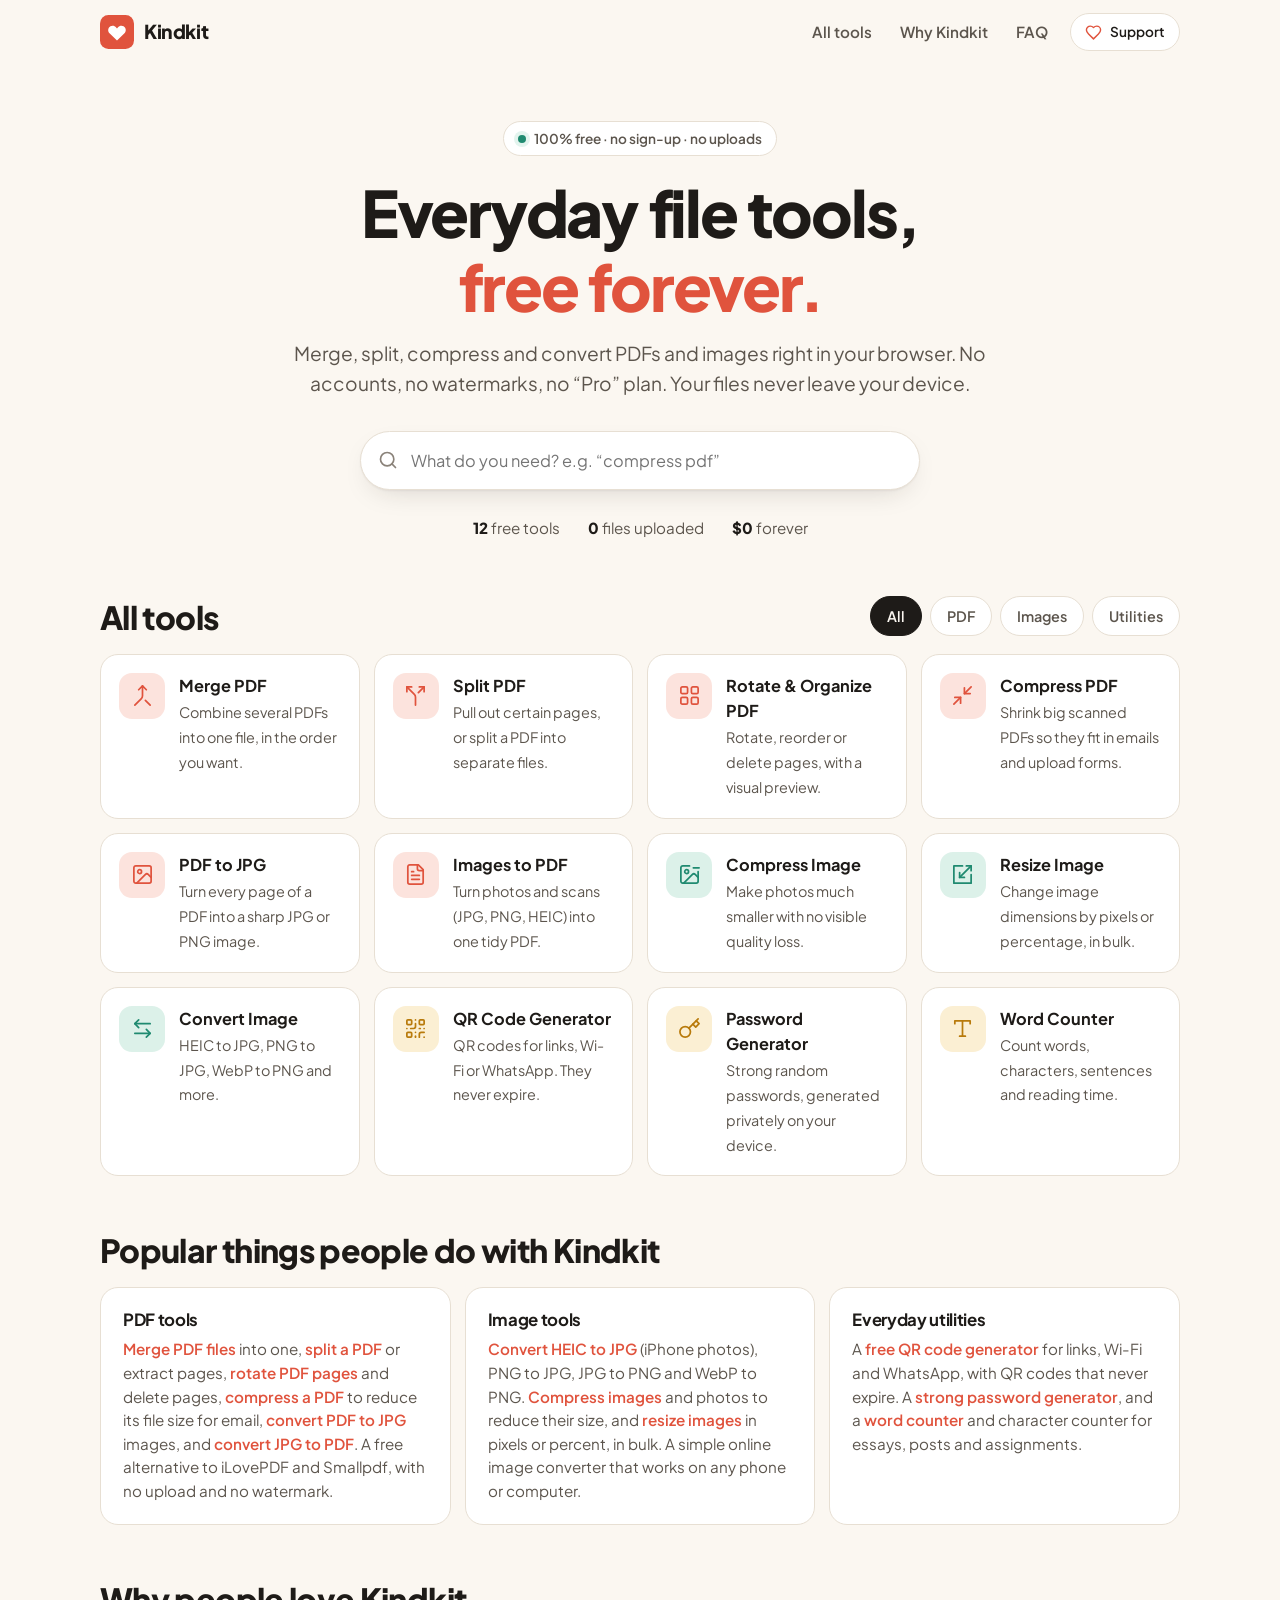
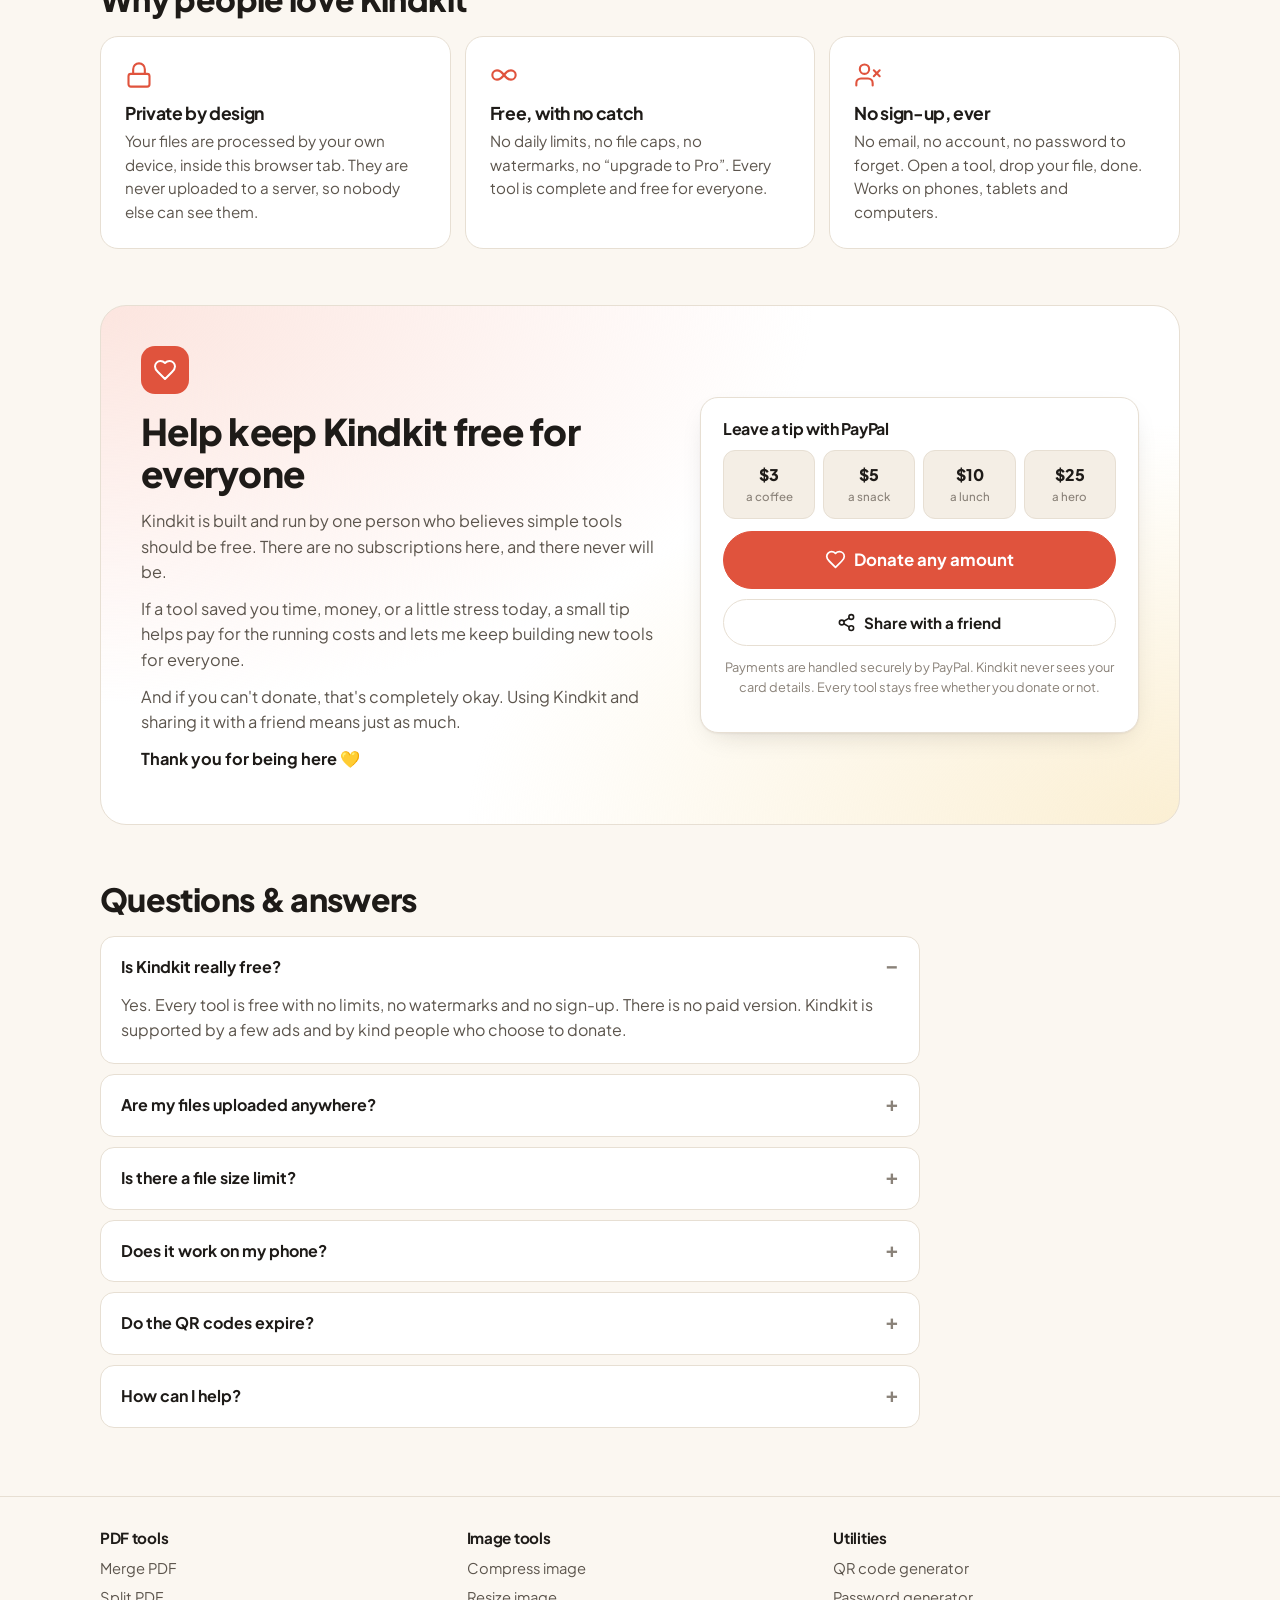
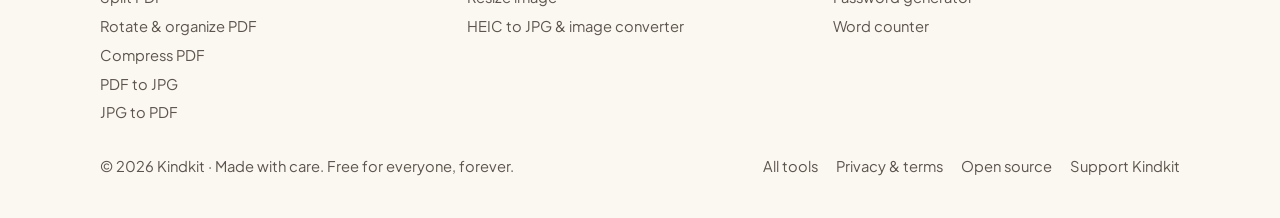
<file: index.html>
<!doctype html>
<html lang="en">
<head>
<meta charset="utf-8">
<meta name="viewport" content="width=device-width, initial-scale=1">
<title>Kindkit — Free PDF &amp; Image Tools. No Sign-up, No Uploads</title>
<meta name="description" content="Merge, split, compress and convert PDFs and images for free, right in your browser. No sign-up, no watermarks, no limits, and your files never leave your device.">
<meta name="keywords" content="free pdf tools, online file converter, merge pdf, combine pdf, split pdf, compress pdf, reduce pdf size, pdf to jpg, jpg to pdf, image to pdf, heic to jpg, compress image, resize image, image converter, png to jpg, webp to png, qr code generator, wifi qr code, whatsapp qr code, password generator, word counter, character counter, rotate pdf, delete pdf pages, no sign up, no watermark, no upload, private file tools, ilovepdf alternative, smallpdf alternative">
<link rel="canonical" href="https://repo-cdf.github.io/kindkit/">
<meta name="theme-color" content="#FBF7F1" media="(prefers-color-scheme: light)">
<meta name="theme-color" content="#15130F" media="(prefers-color-scheme: dark)">
<meta property="og:type" content="website">
<meta property="og:site_name" content="Kindkit">
<meta property="og:title" content="Kindkit — free file tools that respect you">
<meta property="og:description" content="Merge, compress and convert PDFs and images for free. No sign-up, no watermarks, and your files never leave your device.">
<meta property="og:url" content="https://repo-cdf.github.io/kindkit/">
<meta property="og:image" content="https://repo-cdf.github.io/kindkit/og-image.png">
<meta property="og:image:width" content="1200">
<meta property="og:image:height" content="630">
<meta name="twitter:card" content="summary_large_image">
<link rel="icon" href="favicon.svg" type="image/svg+xml">
<link rel="preconnect" href="https://fonts.googleapis.com">
<link rel="preconnect" href="https://fonts.gstatic.com" crossorigin>
<link href="https://fonts.googleapis.com/css2?family=Plus+Jakarta+Sans:wght@400;500;600;700;800&display=swap" rel="stylesheet">
<link rel="stylesheet" href="style.css">
<script type="application/ld+json">
{
  "@context": "https://schema.org",
  "@type": "WebApplication",
  "name": "Kindkit",
  "url": "https://repo-cdf.github.io/kindkit/",
  "applicationCategory": "UtilitiesApplication",
  "operatingSystem": "Any",
  "description": "Free online PDF and image tools that run entirely in your browser: merge, split, compress, convert, QR codes and more.",
  "offers": { "@type": "Offer", "price": "0", "priceCurrency": "USD" }
}
</script>
<script src="app.js" defer></script>
<script src="tools.js" defer></script>
</head>
<body>
<a class="skip" href="#main">Skip to content</a>

<header class="topbar">
  <div class="wrap topbar-in">
    <a class="brand" href="#" aria-label="Kindkit home">
      <img class="logo" src="favicon.svg" alt="" width="34" height="34">
      <span>Kindkit</span>
    </a>
    <nav class="nav" aria-label="Main">
      <a class="navlink" href="#tools">All tools</a>
      <a class="navlink" href="#why">Why Kindkit</a>
      <a class="navlink" href="#faq">FAQ</a>
      <a class="btn small heart" href="#support"><svg class="ic" viewBox="0 0 24 24" fill="none" stroke="currentColor" stroke-width="2" stroke-linecap="round" stroke-linejoin="round" aria-hidden="true"><path d="M19 14c1.49-1.46 3-3.21 3-5.5A5.5 5.5 0 0 0 16.5 3c-1.76 0-3 .5-4.5 2-1.5-1.5-2.74-2-4.5-2A5.5 5.5 0 0 0 2 8.5c0 2.3 1.5 4.05 3 5.5l7 7Z"/></svg><span>Support</span></a>
    </nav>
  </div>
</header>

<main id="main">
  <!-- ================= HOME ================= -->
  <div id="view-home" class="view">
    <section class="hero">
      <p class="eyebrow"><span class="dot"></span>100% free · no sign-up · no uploads</p>
      <h1>Everyday file tools, <span class="hl">free forever.</span></h1>
      <p class="lede">Merge, split, compress and convert PDFs and images right in your browser. No accounts, no watermarks, no “Pro” plan. Your files never leave your device.</p>
      <div class="search">
        <svg class="ic" viewBox="0 0 24 24" fill="none" stroke="currentColor" stroke-width="2" stroke-linecap="round" stroke-linejoin="round" aria-hidden="true"><circle cx="11" cy="11" r="8"/><path d="m21 21-4.3-4.3"/></svg>
        <input id="search" type="search" placeholder="What do you need? e.g. “compress pdf”" aria-label="Search tools" autocomplete="off">
      </div>
      <ul class="stats">
        <li><strong id="tool-count">12</strong> free tools</li>
        <li><strong>0</strong> files uploaded</li>
        <li><strong>$0</strong> forever</li>
      </ul>
    </section>

    <section id="tools" class="section">
      <div class="wrap">
        <div class="section-head">
          <h2>All tools</h2>
          <div class="chips" aria-label="Filter tools">
            <button type="button" class="chip" data-filter="all" aria-pressed="true">All</button>
            <button type="button" class="chip" data-filter="pdf" aria-pressed="false">PDF</button>
            <button type="button" class="chip" data-filter="image" aria-pressed="false">Images</button>
            <button type="button" class="chip" data-filter="util" aria-pressed="false">Utilities</button>
          </div>
        </div>
        <div id="tool-grid" class="grid"></div>
        <p id="no-results" class="empty" hidden>No tool matches that yet. Got an idea? It might be the next one I build.</p>
      </div>
    </section>

    <div class="wrap">
      <div class="ad-slot" data-slot="home" hidden>
        <div class="ad-custom"><!-- Paste ad code from any ad network here --></div>
      </div>
    </div>

    <section id="uses" class="section">
      <div class="wrap">
        <div class="section-head"><h2>Popular things people do with Kindkit</h2></div>
        <div class="uses-grid">
          <div>
            <h3>PDF tools</h3>
            <p><a href="merge-pdf.html">Merge PDF files</a> into one, <a href="split-pdf.html">split a PDF</a> or extract pages, <a href="organize-pdf.html">rotate PDF pages</a> and delete pages, <a href="compress-pdf.html">compress a PDF</a> to reduce its file size for email, <a href="pdf-to-jpg.html">convert PDF to JPG</a> images, and <a href="images-to-pdf.html">convert JPG to PDF</a>. A free alternative to iLovePDF and Smallpdf, with no upload and no watermark.</p>
          </div>
          <div>
            <h3>Image tools</h3>
            <p><a href="convert-image.html">Convert HEIC to JPG</a> (iPhone photos), PNG to JPG, JPG to PNG and WebP to PNG. <a href="compress-image.html">Compress images</a> and photos to reduce their size, and <a href="resize-image.html">resize images</a> in pixels or percent, in bulk. A simple online image converter that works on any phone or computer.</p>
          </div>
          <div>
            <h3>Everyday utilities</h3>
            <p>A <a href="qr-code.html">free QR code generator</a> for links, Wi-Fi and WhatsApp, with QR codes that never expire. A <a href="password-generator.html">strong password generator</a>, and a <a href="word-counter.html">word counter</a> and character counter for essays, posts and assignments.</p>
          </div>
        </div>
      </div>
    </section>

    <section id="why" class="section">
      <div class="wrap">
        <div class="section-head"><h2>Why people love Kindkit</h2></div>
        <div class="why-grid">
          <div class="why-card">
            <svg class="ic" viewBox="0 0 24 24" fill="none" stroke="currentColor" stroke-width="1.8" stroke-linecap="round" stroke-linejoin="round" aria-hidden="true"><rect width="18" height="11" x="3" y="11" rx="2" ry="2"/><path d="M7 11V7a5 5 0 0 1 10 0v4"/></svg>
            <h3>Private by design</h3>
            <p>Your files are processed by your own device, inside this browser tab. They are never uploaded to a server, so nobody else can see them.</p>
          </div>
          <div class="why-card">
            <svg class="ic" viewBox="0 0 24 24" fill="none" stroke="currentColor" stroke-width="1.8" stroke-linecap="round" stroke-linejoin="round" aria-hidden="true"><path d="M12 12c-2-2.67-4-4-6-4a4 4 0 1 0 0 8c2 0 4-1.33 6-4Zm0 0c2 2.67 4 4 6 4a4 4 0 0 0 0-8c-2 0-4 1.33-6 4Z"/></svg>
            <h3>Free, with no catch</h3>
            <p>No daily limits, no file caps, no watermarks, no “upgrade to Pro”. Every tool is complete and free for everyone.</p>
          </div>
          <div class="why-card">
            <svg class="ic" viewBox="0 0 24 24" fill="none" stroke="currentColor" stroke-width="1.8" stroke-linecap="round" stroke-linejoin="round" aria-hidden="true"><path d="M16 21v-2a4 4 0 0 0-4-4H6a4 4 0 0 0-4 4v2"/><circle cx="9" cy="7" r="4"/><line x1="17" x2="22" y1="8" y2="13"/><line x1="22" x2="17" y1="8" y2="13"/></svg>
            <h3>No sign-up, ever</h3>
            <p>No email, no account, no password to forget. Open a tool, drop your file, done. Works on phones, tablets and computers.</p>
          </div>
        </div>
      </div>
    </section>

    <section id="support" class="section">
      <div class="wrap">
        <div class="support">
          <div>
            <span class="heart-badge"><svg class="ic" viewBox="0 0 24 24" fill="none" stroke="currentColor" stroke-width="2" stroke-linecap="round" stroke-linejoin="round" aria-hidden="true"><path d="M19 14c1.49-1.46 3-3.21 3-5.5A5.5 5.5 0 0 0 16.5 3c-1.76 0-3 .5-4.5 2-1.5-1.5-2.74-2-4.5-2A5.5 5.5 0 0 0 2 8.5c0 2.3 1.5 4.05 3 5.5l7 7Z"/></svg></span>
            <h2>Help keep Kindkit free for everyone</h2>
            <p>Kindkit is built and run by one person who believes simple tools should be free. There are no subscriptions here, and there never will be.</p>
            <p>If a tool saved you time, money, or a little stress today, a small tip helps pay for the running costs and lets me keep building new tools for everyone.</p>
            <p>And if you can't donate, that's completely okay. Using Kindkit and sharing it with a friend means just as much.</p>
            <p class="sig">Thank you for being here 💛</p>
          </div>
          <div class="donate-box">
            <h3>Leave a tip with PayPal</h3>
            <div id="amounts" class="amounts"></div>
            <a class="btn primary big heart" data-donate href="#">
              <svg class="ic" viewBox="0 0 24 24" fill="none" stroke="currentColor" stroke-width="2" stroke-linecap="round" stroke-linejoin="round" aria-hidden="true"><path d="M19 14c1.49-1.46 3-3.21 3-5.5A5.5 5.5 0 0 0 16.5 3c-1.76 0-3 .5-4.5 2-1.5-1.5-2.74-2-4.5-2A5.5 5.5 0 0 0 2 8.5c0 2.3 1.5 4.05 3 5.5l7 7Z"/></svg>
              <span>Donate any amount</span>
            </a>
            <div class="alt">
              <button type="button" class="btn" data-share>
                <svg class="ic" viewBox="0 0 24 24" fill="none" stroke="currentColor" stroke-width="2" stroke-linecap="round" stroke-linejoin="round" aria-hidden="true"><circle cx="18" cy="5" r="3"/><circle cx="6" cy="12" r="3"/><circle cx="18" cy="19" r="3"/><line x1="8.59" x2="15.42" y1="13.51" y2="17.49"/><line x1="15.41" x2="8.59" y1="6.51" y2="10.49"/></svg>
                <span>Share with a friend</span>
              </button>
            </div>
            <p class="fine">Payments are handled securely by PayPal. Kindkit never sees your card details. Every tool stays free whether you donate or not.</p>
          </div>
        </div>
      </div>
    </section>

    <section id="faq" class="section">
      <div class="wrap">
        <div class="section-head"><h2>Questions &amp; answers</h2></div>
        <div class="faq-list">
          <details open>
            <summary>Is Kindkit really free?</summary>
            <p>Yes. Every tool is free with no limits, no watermarks and no sign-up. There is no paid version. Kindkit is supported by a few ads and by kind people who choose to donate.</p>
          </details>
          <details>
            <summary>Are my files uploaded anywhere?</summary>
            <p>No. All the work happens on your own device, inside your browser. Your files are never sent to a server, so we can't see them, store them or share them.</p>
          </details>
          <details>
            <summary>Is there a file size limit?</summary>
            <p>There's no fixed limit. Because everything runs on your device, very large files (hundreds of megabytes) depend on how much memory your phone or computer has. If something is slow, try fewer files at a time.</p>
          </details>
          <details>
            <summary>Does it work on my phone?</summary>
            <p>Yes. Kindkit works in any modern browser on iPhone, Android, Windows, Mac and Linux. You can even turn iPhone HEIC photos into JPGs or PDFs.</p>
          </details>
          <details>
            <summary>Do the QR codes expire?</summary>
            <p>Never. Kindkit makes static QR codes that contain your link or text directly. There's no redirect service in between, so they keep working forever and don't track anyone.</p>
          </details>
          <details>
            <summary>How can I help?</summary>
            <p>Share Kindkit with someone who might need it, or <a href="#support">leave a small tip</a> if you'd like to. Both keep the tools free for everyone.</p>
          </details>
        </div>
      </div>
    </section>
  </div>

  <!-- ================= TOOL ================= -->
  <div id="view-tool" class="view" hidden>
    <div class="wrap tool-wrap">
      <a class="back" href="#tools"><svg class="ic" viewBox="0 0 24 24" fill="none" stroke="currentColor" stroke-width="2" stroke-linecap="round" stroke-linejoin="round" aria-hidden="true"><path d="m12 19-7-7 7-7"/><path d="M19 12H5"/></svg>All tools</a>
      <div class="tool-head">
        <span id="tool-icon" class="tool-ic big"></span>
        <div>
          <h1 id="tool-title"></h1>
          <p id="tool-desc"></p>
        </div>
      </div>
      <p class="privacy-note"><svg class="ic" viewBox="0 0 24 24" fill="none" stroke="currentColor" stroke-width="2" stroke-linecap="round" stroke-linejoin="round" aria-hidden="true"><rect width="18" height="11" x="3" y="11" rx="2" ry="2"/><path d="M7 11V7a5 5 0 0 1 10 0v4"/></svg>Your files stay on your device and are never uploaded</p>

      <div class="ad-slot" data-slot="toolTop" hidden>
        <div class="ad-custom"><!-- Paste ad code from any ad network here --></div>
      </div>

      <div id="tool-body" class="tool-body"></div>

      <aside class="mini-support">
        <svg class="ic" viewBox="0 0 24 24" fill="none" stroke="currentColor" stroke-width="2" stroke-linecap="round" stroke-linejoin="round" aria-hidden="true"><path d="M19 14c1.49-1.46 3-3.21 3-5.5A5.5 5.5 0 0 0 16.5 3c-1.76 0-3 .5-4.5 2-1.5-1.5-2.74-2-4.5-2A5.5 5.5 0 0 0 2 8.5c0 2.3 1.5 4.05 3 5.5l7 7Z"/></svg>
        <p><strong>This tool is free, and it will stay that way.</strong> If it helped you today, a small tip keeps Kindkit running for everyone. No pressure at all. Thank you for using it!</p>
        <a class="btn primary heart" data-donate href="#"><span>Leave a tip</span></a>
      </aside>

      <div class="ad-slot" data-slot="toolBottom" hidden>
        <div class="ad-custom"><!-- Paste ad code from any ad network here --></div>
      </div>

      <h2 class="related-title">More free tools</h2>
      <div id="related" class="grid small"></div>
    </div>
  </div>

  <!-- ================= THANKS ================= -->
  <div id="view-thanks" class="view" hidden>
    <div class="thanks">
      <span class="heart-badge"><svg class="ic" viewBox="0 0 24 24" fill="none" stroke="currentColor" stroke-width="2" stroke-linecap="round" stroke-linejoin="round" aria-hidden="true"><path d="M19 14c1.49-1.46 3-3.21 3-5.5A5.5 5.5 0 0 0 16.5 3c-1.76 0-3 .5-4.5 2-1.5-1.5-2.74-2-4.5-2A5.5 5.5 0 0 0 2 8.5c0 2.3 1.5 4.05 3 5.5l7 7Z"/></svg></span>
      <h1>Thank you, truly.</h1>
      <p>Your kindness keeps Kindkit free for students, small businesses and everyone else who needs a hand with their files. You made someone's day easier today, and you made mine too.</p>
      <a class="btn primary big" href="#tools">Back to the tools</a>
    </div>
  </div>
</main>

<footer class="footer">
  <div class="wrap footer-tools">
    <div><h3>PDF tools</h3><a href="merge-pdf.html">Merge PDF</a><a href="split-pdf.html">Split PDF</a><a href="organize-pdf.html">Rotate &amp; organize PDF</a><a href="compress-pdf.html">Compress PDF</a><a href="pdf-to-jpg.html">PDF to JPG</a><a href="images-to-pdf.html">JPG to PDF</a></div>
    <div><h3>Image tools</h3><a href="compress-image.html">Compress image</a><a href="resize-image.html">Resize image</a><a href="convert-image.html">HEIC to JPG &amp; image converter</a></div>
    <div><h3>Utilities</h3><a href="qr-code.html">QR code generator</a><a href="password-generator.html">Password generator</a><a href="word-counter.html">Word counter</a></div>
  </div>
  <div class="wrap footer-in">
    <p>© <span id="year">2026</span> Kindkit · Made with care. Free for everyone, forever.</p>
    <nav aria-label="Footer">
      <a href="#tools">All tools</a>
      <a href="privacy.html">Privacy &amp; terms</a>
      <a href="#" data-repo target="_blank" rel="noopener">Open source</a>
      <a href="#support">Support Kindkit</a>
    </nav>
  </div>
</footer>

<div id="toast" role="status" aria-live="polite"></div>
</body>
</html>
</file>
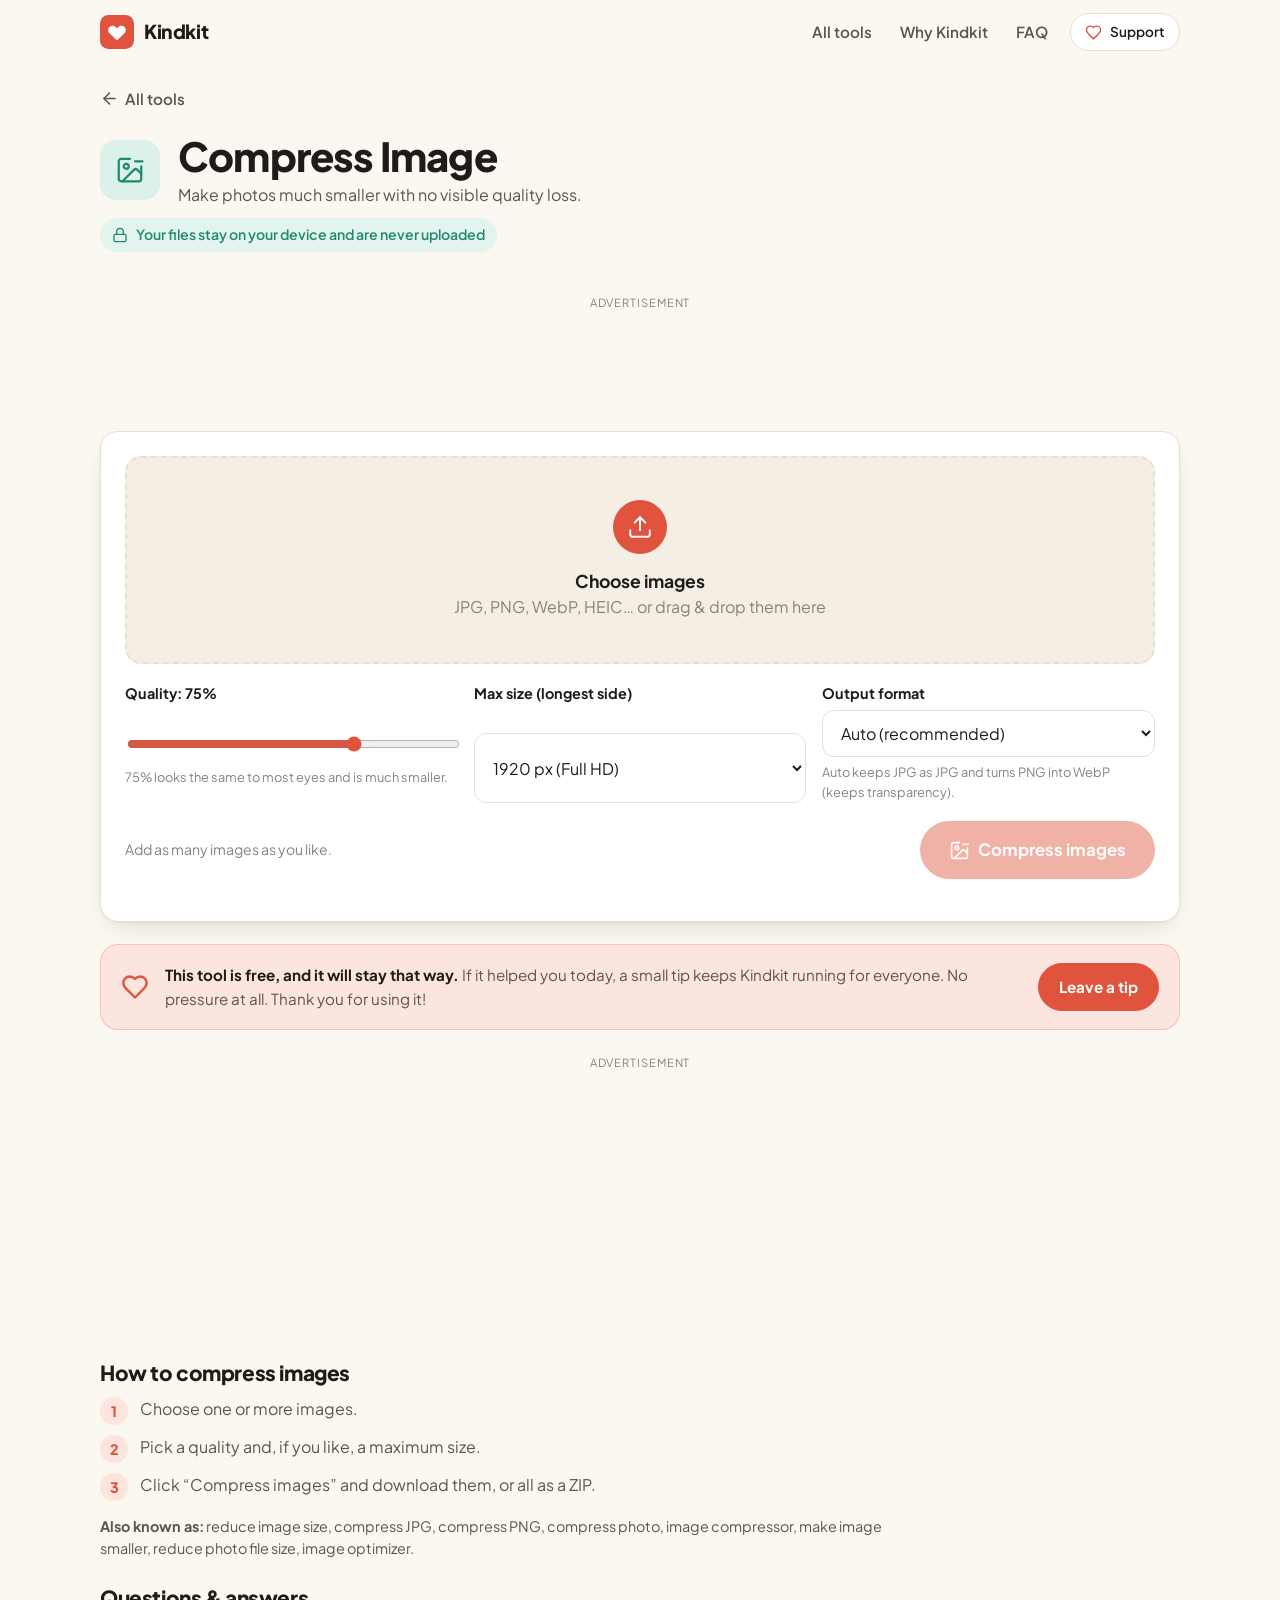
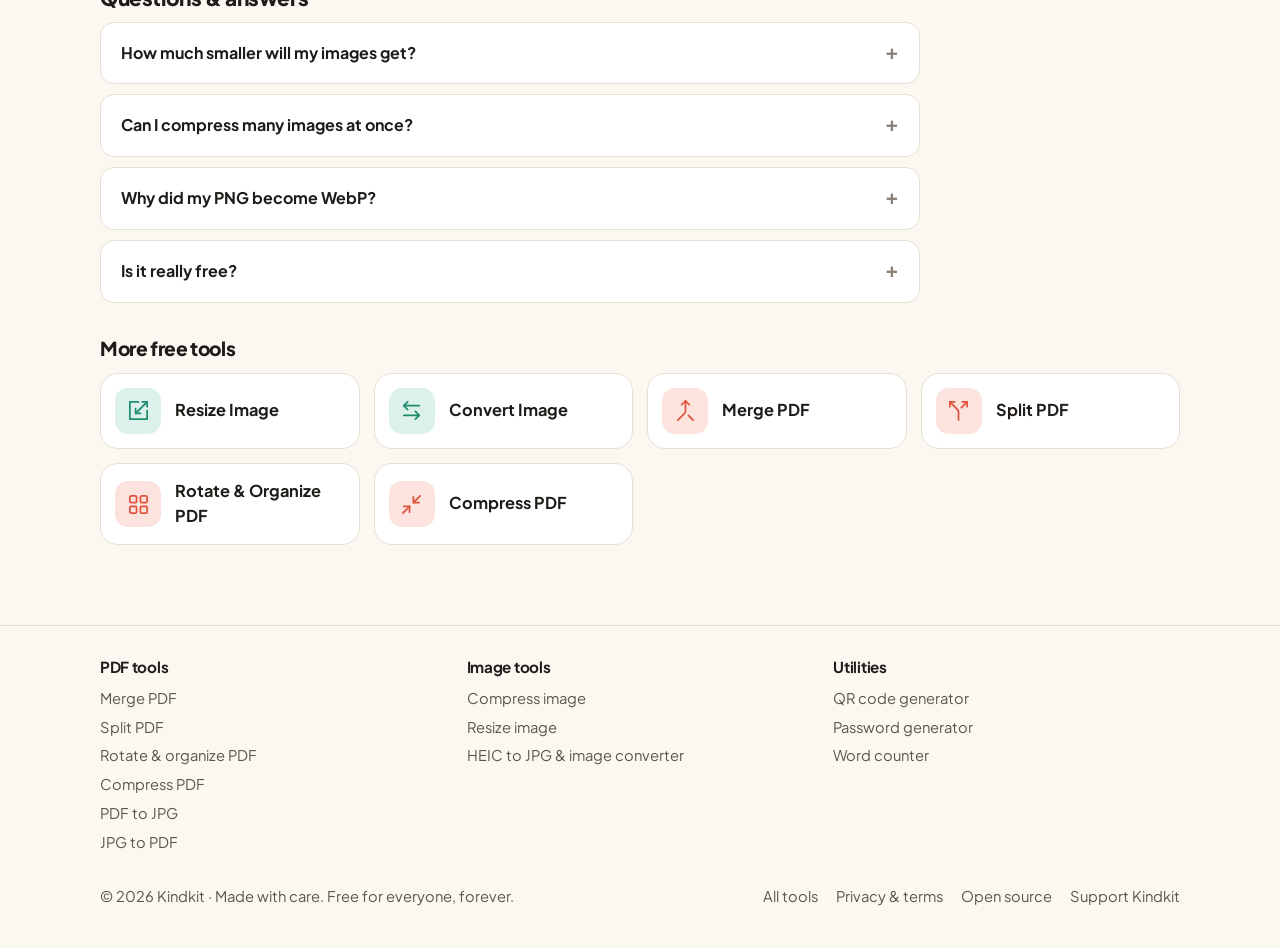
<file: compress-image.html>
<!doctype html>
<html lang="en">
<head>
<meta charset="utf-8">
<meta name="viewport" content="width=device-width, initial-scale=1">
<title>Compress Image Online Free – Reduce JPG &amp; PNG Size | Kindkit</title>
<meta name="description" content="Make JPG, PNG and WebP images up to 90% smaller with no visible quality loss. Bulk compress for free. No sign-up, no upload.">
<meta name="keywords" content="compress image, reduce image size, compress jpg, compress png, compress photo, image compressor, make image smaller, reduce photo file size, image optimizer, free, online, no sign up, no upload, kindkit">
<link rel="canonical" href="https://repo-cdf.github.io/kindkit/compress-image.html">
<meta name="theme-color" content="#FBF7F1" media="(prefers-color-scheme: light)">
<meta name="theme-color" content="#15130F" media="(prefers-color-scheme: dark)">
<meta property="og:type" content="website">
<meta property="og:site_name" content="Kindkit">
<meta property="og:title" content="Compress Image Online Free – Reduce JPG &amp; PNG Size | Kindkit">
<meta property="og:description" content="Make JPG, PNG and WebP images up to 90% smaller with no visible quality loss. Bulk compress for free. No sign-up, no upload.">
<meta property="og:url" content="https://repo-cdf.github.io/kindkit/compress-image.html">
<meta property="og:image" content="https://repo-cdf.github.io/kindkit/og-image.png">
<meta property="og:image:width" content="1200">
<meta property="og:image:height" content="630">
<meta name="twitter:card" content="summary_large_image">
<link rel="icon" href="favicon.svg" type="image/svg+xml">
<link rel="preconnect" href="https://fonts.googleapis.com">
<link rel="preconnect" href="https://fonts.gstatic.com" crossorigin>
<link href="https://fonts.googleapis.com/css2?family=Plus+Jakarta+Sans:wght@400;500;600;700;800&display=swap" rel="stylesheet">
<link rel="stylesheet" href="style.css">
<script type="application/ld+json">
[
 {
  "@context": "https://schema.org",
  "@type": "WebApplication",
  "name": "Compress Image – Kindkit",
  "url": "https://repo-cdf.github.io/kindkit/compress-image.html",
  "applicationCategory": "UtilitiesApplication",
  "operatingSystem": "Any",
  "description": "Make JPG, PNG and WebP images up to 90% smaller with no visible quality loss. Bulk compress for free. No sign-up, no upload.",
  "offers": {
   "@type": "Offer",
   "price": "0",
   "priceCurrency": "USD"
  }
 },
 {
  "@context": "https://schema.org",
  "@type": "FAQPage",
  "mainEntity": [
   {
    "@type": "Question",
    "name": "How much smaller will my images get?",
    "acceptedAnswer": {
     "@type": "Answer",
     "text": "Photos often shrink by 60–90%, especially from phones and cameras."
    }
   },
   {
    "@type": "Question",
    "name": "Can I compress many images at once?",
    "acceptedAnswer": {
     "@type": "Answer",
     "text": "Yes. Add as many as you like and download them all as one ZIP file."
    }
   },
   {
    "@type": "Question",
    "name": "Why did my PNG become WebP?",
    "acceptedAnswer": {
     "@type": "Answer",
     "text": "“Auto” turns PNGs into WebP, which is much smaller and keeps transparency. Pick PNG if you need that format."
    }
   }
  ]
 }
]
</script>
<script src="app.js" defer></script>
<script src="tools.js" defer></script>
</head>
<body data-tool="compress-image">
<a class="skip" href="#main">Skip to content</a>

<header class="topbar">
  <div class="wrap topbar-in">
    <a class="brand" href="./" aria-label="Kindkit home">
      <img class="logo" src="favicon.svg" alt="" width="34" height="34">
      <span>Kindkit</span>
    </a>
    <nav class="nav" aria-label="Main">
      <a class="navlink" href="./#tools">All tools</a>
      <a class="navlink" href="./#why">Why Kindkit</a>
      <a class="navlink" href="./#faq">FAQ</a>
      <a class="btn small heart" href="./#support"><svg class="ic" viewBox="0 0 24 24" fill="none" stroke="currentColor" stroke-width="2" stroke-linecap="round" stroke-linejoin="round" aria-hidden="true"><path d="M19 14c1.49-1.46 3-3.21 3-5.5A5.5 5.5 0 0 0 16.5 3c-1.76 0-3 .5-4.5 2-1.5-1.5-2.74-2-4.5-2A5.5 5.5 0 0 0 2 8.5c0 2.3 1.5 4.05 3 5.5l7 7Z"/></svg><span>Support</span></a>
    </nav>
  </div>
</header>

<main id="main">
  <!-- ================= TOOL ================= -->
  <div id="view-tool" class="view">
    <div class="wrap tool-wrap">
      <a class="back" href="./#tools"><svg class="ic" viewBox="0 0 24 24" fill="none" stroke="currentColor" stroke-width="2" stroke-linecap="round" stroke-linejoin="round" aria-hidden="true"><path d="m12 19-7-7 7-7"/><path d="M19 12H5"/></svg>All tools</a>
      <div class="tool-head">
        <span id="tool-icon" class="tool-ic big"></span>
        <div>
          <h1 id="tool-title">Compress Image</h1>
          <p id="tool-desc">Make photos much smaller with no visible quality loss.</p>
        </div>
      </div>
      <p class="privacy-note"><svg class="ic" viewBox="0 0 24 24" fill="none" stroke="currentColor" stroke-width="2" stroke-linecap="round" stroke-linejoin="round" aria-hidden="true"><rect width="18" height="11" x="3" y="11" rx="2" ry="2"/><path d="M7 11V7a5 5 0 0 1 10 0v4"/></svg>Your files stay on your device and are never uploaded</p>

      <div class="ad-slot" data-slot="toolTop" hidden>
        <div class="ad-custom"><!-- Paste ad code from any ad network here --></div>
      </div>

      <div id="tool-body" class="tool-body"></div>

      <aside class="mini-support">
        <svg class="ic" viewBox="0 0 24 24" fill="none" stroke="currentColor" stroke-width="2" stroke-linecap="round" stroke-linejoin="round" aria-hidden="true"><path d="M19 14c1.49-1.46 3-3.21 3-5.5A5.5 5.5 0 0 0 16.5 3c-1.76 0-3 .5-4.5 2-1.5-1.5-2.74-2-4.5-2A5.5 5.5 0 0 0 2 8.5c0 2.3 1.5 4.05 3 5.5l7 7Z"/></svg>
        <p><strong>This tool is free, and it will stay that way.</strong> If it helped you today, a small tip keeps Kindkit running for everyone. No pressure at all. Thank you for using it!</p>
        <a class="btn primary heart" data-donate href="#"><span>Leave a tip</span></a>
      </aside>

      <div class="ad-slot" data-slot="toolBottom" hidden>
        <div class="ad-custom"><!-- Paste ad code from any ad network here --></div>
      </div>

      <section class="seo-copy">
        <h2>How to compress images</h2>
        <ol class="steps"><li>Choose one or more images.</li><li>Pick a quality and, if you like, a maximum size.</li><li>Click “Compress images” and download them, or all as a ZIP.</li></ol>
        <p class="also"><strong>Also known as:</strong> reduce image size, compress JPG, compress PNG, compress photo, image compressor, make image smaller, reduce photo file size, image optimizer.</p>
        <h2>Questions &amp; answers</h2>
        <div class="faq-list"><details><summary>How much smaller will my images get?</summary><p>Photos often shrink by 60–90%, especially from phones and cameras.</p></details><details><summary>Can I compress many images at once?</summary><p>Yes. Add as many as you like and download them all as one ZIP file.</p></details><details><summary>Why did my PNG become WebP?</summary><p>“Auto” turns PNGs into WebP, which is much smaller and keeps transparency. Pick PNG if you need that format.</p></details><details><summary>Is it really free?</summary><p>Yes. Every Kindkit tool is free with no limits, no watermarks and no sign-up. There is no paid version.</p></details></div>
      </section>

      <h2 class="related-title">More free tools</h2>
      <div id="related" class="grid small"></div>
    </div>
  </div>

</main>

<footer class="footer">
  <div class="wrap footer-tools">
    <div><h3>PDF tools</h3><a href="merge-pdf.html">Merge PDF</a><a href="split-pdf.html">Split PDF</a><a href="organize-pdf.html">Rotate &amp; organize PDF</a><a href="compress-pdf.html">Compress PDF</a><a href="pdf-to-jpg.html">PDF to JPG</a><a href="images-to-pdf.html">JPG to PDF</a></div>
    <div><h3>Image tools</h3><a href="compress-image.html">Compress image</a><a href="resize-image.html">Resize image</a><a href="convert-image.html">HEIC to JPG &amp; image converter</a></div>
    <div><h3>Utilities</h3><a href="qr-code.html">QR code generator</a><a href="password-generator.html">Password generator</a><a href="word-counter.html">Word counter</a></div>
  </div>
  <div class="wrap footer-in">
    <p>© <span id="year">2026</span> Kindkit · Made with care. Free for everyone, forever.</p>
    <nav aria-label="Footer">
      <a href="./#tools">All tools</a>
      <a href="privacy.html">Privacy &amp; terms</a>
      <a href="#" data-repo target="_blank" rel="noopener">Open source</a>
      <a href="./#support">Support Kindkit</a>
    </nav>
  </div>
</footer>

<div id="toast" role="status" aria-live="polite"></div>
</body>
</html>
</file>
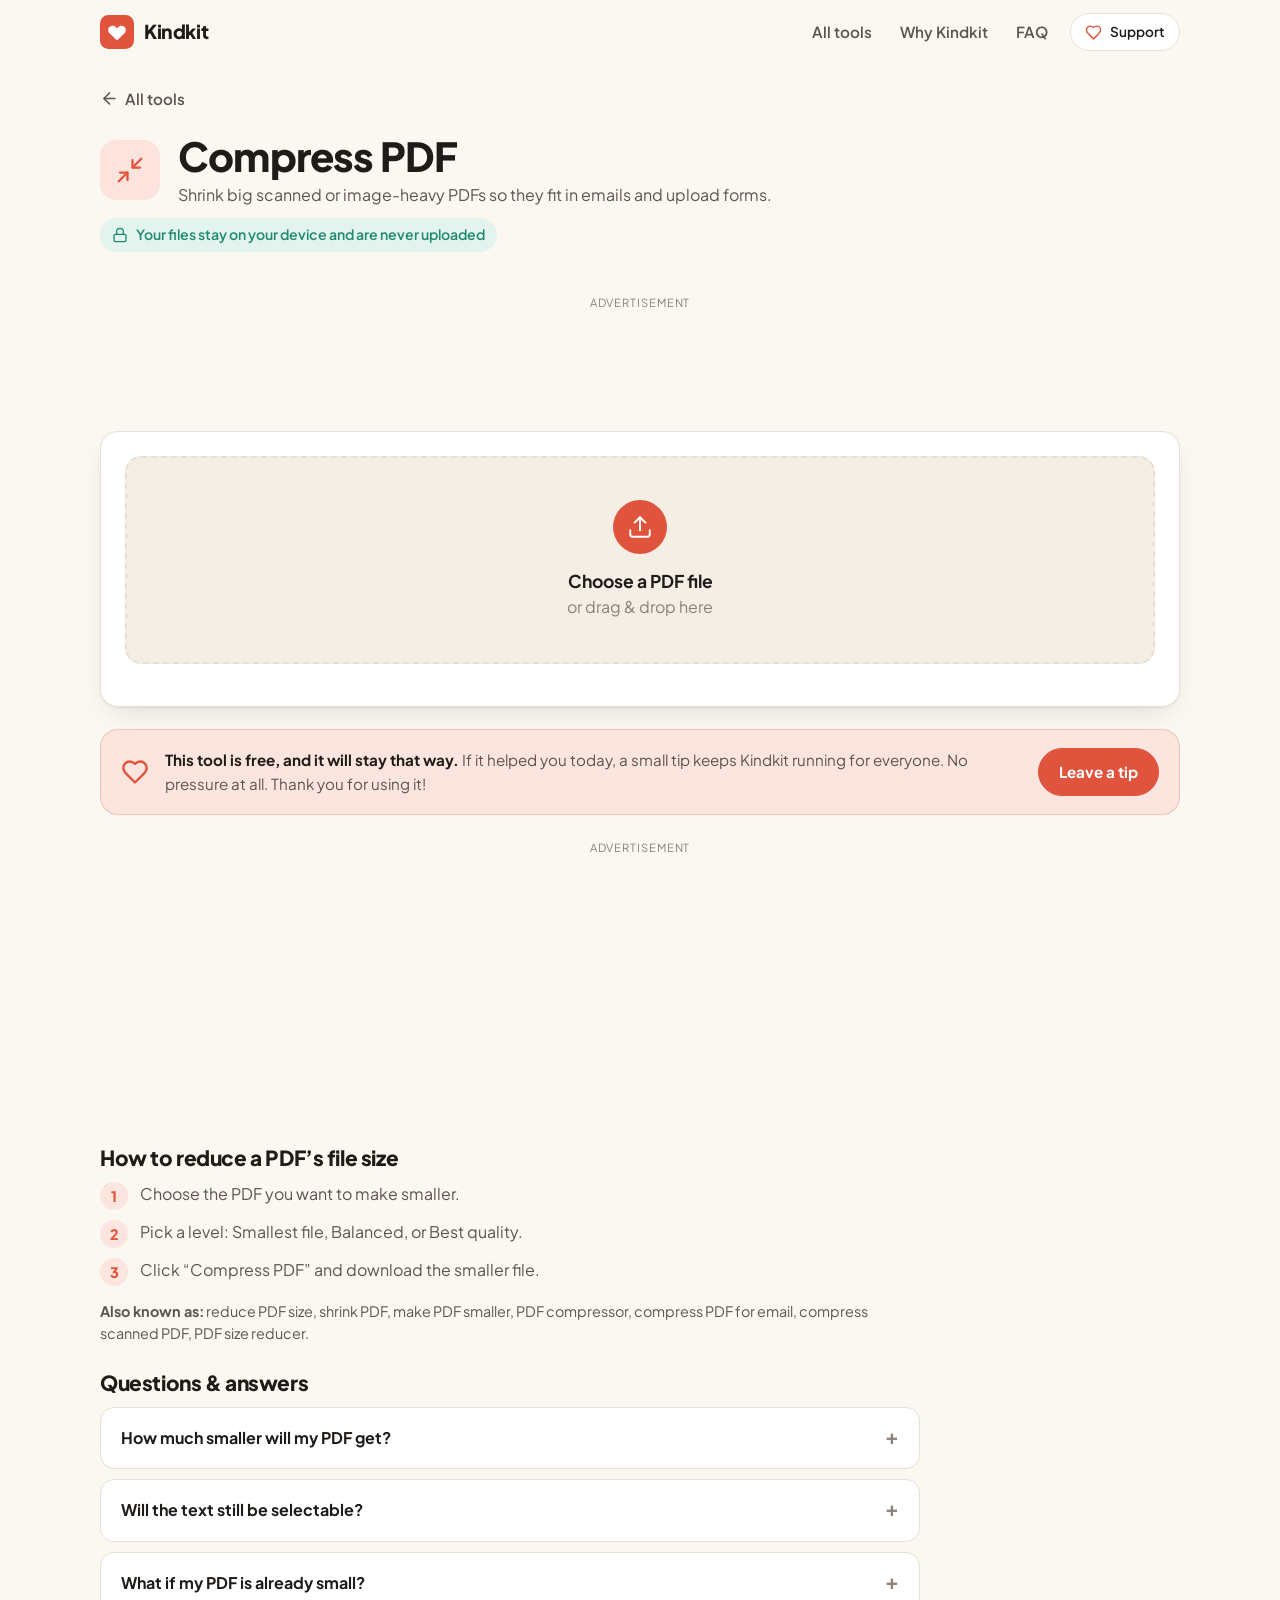
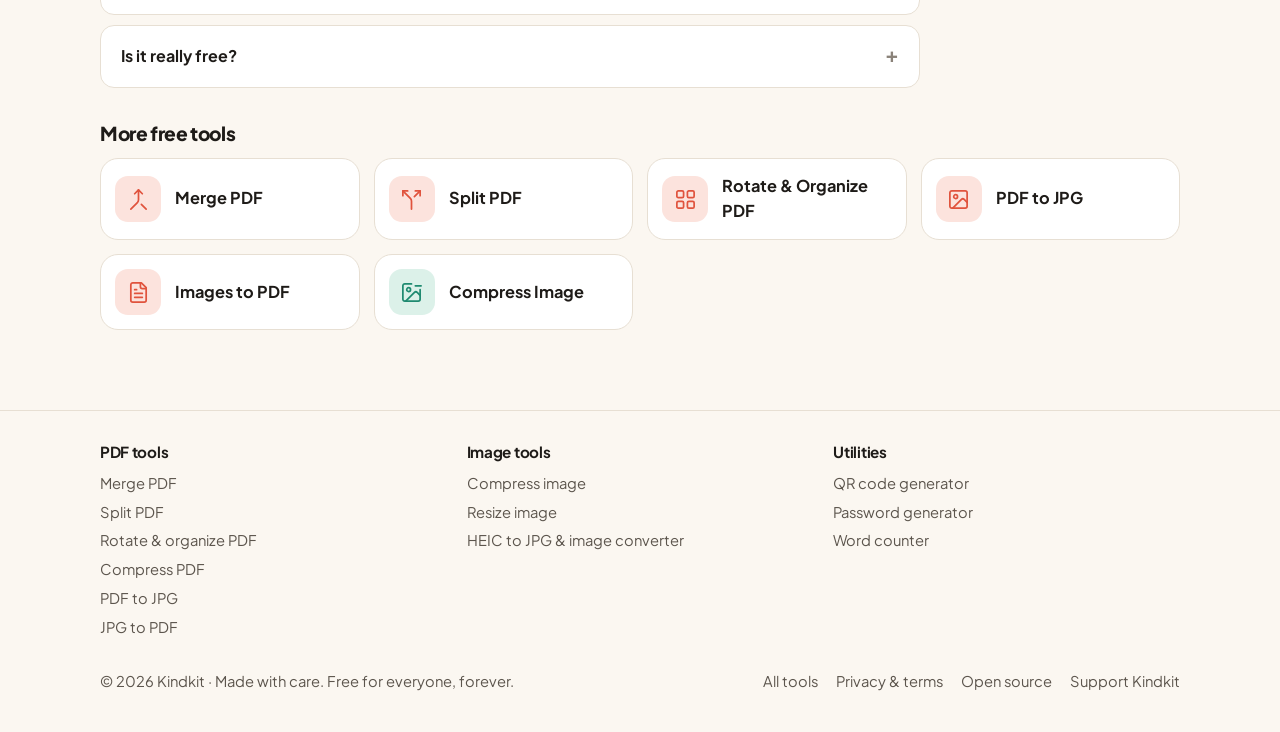
<file: compress-pdf.html>
<!doctype html>
<html lang="en">
<head>
<meta charset="utf-8">
<meta name="viewport" content="width=device-width, initial-scale=1">
<title>Compress PDF Online Free – Reduce PDF File Size | Kindkit</title>
<meta name="description" content="Shrink large scanned PDFs so they fit email and upload limits. Free, no sign-up, no watermark. Compressed on your device, never uploaded.">
<meta name="keywords" content="compress pdf, reduce pdf size, shrink pdf, make pdf smaller, pdf compressor, compress pdf for email, compress scanned pdf, pdf size reducer, free, online, no sign up, no upload, kindkit">
<link rel="canonical" href="https://repo-cdf.github.io/kindkit/compress-pdf.html">
<meta name="theme-color" content="#FBF7F1" media="(prefers-color-scheme: light)">
<meta name="theme-color" content="#15130F" media="(prefers-color-scheme: dark)">
<meta property="og:type" content="website">
<meta property="og:site_name" content="Kindkit">
<meta property="og:title" content="Compress PDF Online Free – Reduce PDF File Size | Kindkit">
<meta property="og:description" content="Shrink large scanned PDFs so they fit email and upload limits. Free, no sign-up, no watermark. Compressed on your device, never uploaded.">
<meta property="og:url" content="https://repo-cdf.github.io/kindkit/compress-pdf.html">
<meta property="og:image" content="https://repo-cdf.github.io/kindkit/og-image.png">
<meta property="og:image:width" content="1200">
<meta property="og:image:height" content="630">
<meta name="twitter:card" content="summary_large_image">
<link rel="icon" href="favicon.svg" type="image/svg+xml">
<link rel="preconnect" href="https://fonts.googleapis.com">
<link rel="preconnect" href="https://fonts.gstatic.com" crossorigin>
<link href="https://fonts.googleapis.com/css2?family=Plus+Jakarta+Sans:wght@400;500;600;700;800&display=swap" rel="stylesheet">
<link rel="stylesheet" href="style.css">
<script type="application/ld+json">
[
 {
  "@context": "https://schema.org",
  "@type": "WebApplication",
  "name": "Compress PDF – Kindkit",
  "url": "https://repo-cdf.github.io/kindkit/compress-pdf.html",
  "applicationCategory": "UtilitiesApplication",
  "operatingSystem": "Any",
  "description": "Shrink large scanned PDFs so they fit email and upload limits. Free, no sign-up, no watermark. Compressed on your device, never uploaded.",
  "offers": {
   "@type": "Offer",
   "price": "0",
   "priceCurrency": "USD"
  }
 },
 {
  "@context": "https://schema.org",
  "@type": "FAQPage",
  "mainEntity": [
   {
    "@type": "Question",
    "name": "How much smaller will my PDF get?",
    "acceptedAnswer": {
     "@type": "Answer",
     "text": "Scanned and photo-heavy PDFs often shrink by 50–90%. Text-only PDFs are usually small already."
    }
   },
   {
    "@type": "Question",
    "name": "Will the text still be selectable?",
    "acceptedAnswer": {
     "@type": "Answer",
     "text": "No. Pages are rebuilt as images to save space, so this tool works best for scans and photos."
    }
   },
   {
    "@type": "Question",
    "name": "What if my PDF is already small?",
    "acceptedAnswer": {
     "@type": "Answer",
     "text": "Kindkit checks the result. If compressing wouldn’t help, it tells you and keeps your original."
    }
   }
  ]
 }
]
</script>
<script src="app.js" defer></script>
<script src="tools.js" defer></script>
</head>
<body data-tool="compress-pdf">
<a class="skip" href="#main">Skip to content</a>

<header class="topbar">
  <div class="wrap topbar-in">
    <a class="brand" href="./" aria-label="Kindkit home">
      <img class="logo" src="favicon.svg" alt="" width="34" height="34">
      <span>Kindkit</span>
    </a>
    <nav class="nav" aria-label="Main">
      <a class="navlink" href="./#tools">All tools</a>
      <a class="navlink" href="./#why">Why Kindkit</a>
      <a class="navlink" href="./#faq">FAQ</a>
      <a class="btn small heart" href="./#support"><svg class="ic" viewBox="0 0 24 24" fill="none" stroke="currentColor" stroke-width="2" stroke-linecap="round" stroke-linejoin="round" aria-hidden="true"><path d="M19 14c1.49-1.46 3-3.21 3-5.5A5.5 5.5 0 0 0 16.5 3c-1.76 0-3 .5-4.5 2-1.5-1.5-2.74-2-4.5-2A5.5 5.5 0 0 0 2 8.5c0 2.3 1.5 4.05 3 5.5l7 7Z"/></svg><span>Support</span></a>
    </nav>
  </div>
</header>

<main id="main">
  <!-- ================= TOOL ================= -->
  <div id="view-tool" class="view">
    <div class="wrap tool-wrap">
      <a class="back" href="./#tools"><svg class="ic" viewBox="0 0 24 24" fill="none" stroke="currentColor" stroke-width="2" stroke-linecap="round" stroke-linejoin="round" aria-hidden="true"><path d="m12 19-7-7 7-7"/><path d="M19 12H5"/></svg>All tools</a>
      <div class="tool-head">
        <span id="tool-icon" class="tool-ic big"></span>
        <div>
          <h1 id="tool-title">Compress PDF</h1>
          <p id="tool-desc">Shrink big scanned or image-heavy PDFs so they fit in emails and upload forms.</p>
        </div>
      </div>
      <p class="privacy-note"><svg class="ic" viewBox="0 0 24 24" fill="none" stroke="currentColor" stroke-width="2" stroke-linecap="round" stroke-linejoin="round" aria-hidden="true"><rect width="18" height="11" x="3" y="11" rx="2" ry="2"/><path d="M7 11V7a5 5 0 0 1 10 0v4"/></svg>Your files stay on your device and are never uploaded</p>

      <div class="ad-slot" data-slot="toolTop" hidden>
        <div class="ad-custom"><!-- Paste ad code from any ad network here --></div>
      </div>

      <div id="tool-body" class="tool-body"></div>

      <aside class="mini-support">
        <svg class="ic" viewBox="0 0 24 24" fill="none" stroke="currentColor" stroke-width="2" stroke-linecap="round" stroke-linejoin="round" aria-hidden="true"><path d="M19 14c1.49-1.46 3-3.21 3-5.5A5.5 5.5 0 0 0 16.5 3c-1.76 0-3 .5-4.5 2-1.5-1.5-2.74-2-4.5-2A5.5 5.5 0 0 0 2 8.5c0 2.3 1.5 4.05 3 5.5l7 7Z"/></svg>
        <p><strong>This tool is free, and it will stay that way.</strong> If it helped you today, a small tip keeps Kindkit running for everyone. No pressure at all. Thank you for using it!</p>
        <a class="btn primary heart" data-donate href="#"><span>Leave a tip</span></a>
      </aside>

      <div class="ad-slot" data-slot="toolBottom" hidden>
        <div class="ad-custom"><!-- Paste ad code from any ad network here --></div>
      </div>

      <section class="seo-copy">
        <h2>How to reduce a PDF’s file size</h2>
        <ol class="steps"><li>Choose the PDF you want to make smaller.</li><li>Pick a level: Smallest file, Balanced, or Best quality.</li><li>Click “Compress PDF” and download the smaller file.</li></ol>
        <p class="also"><strong>Also known as:</strong> reduce PDF size, shrink PDF, make PDF smaller, PDF compressor, compress PDF for email, compress scanned PDF, PDF size reducer.</p>
        <h2>Questions &amp; answers</h2>
        <div class="faq-list"><details><summary>How much smaller will my PDF get?</summary><p>Scanned and photo-heavy PDFs often shrink by 50–90%. Text-only PDFs are usually small already.</p></details><details><summary>Will the text still be selectable?</summary><p>No. Pages are rebuilt as images to save space, so this tool works best for scans and photos.</p></details><details><summary>What if my PDF is already small?</summary><p>Kindkit checks the result. If compressing wouldn’t help, it tells you and keeps your original.</p></details><details><summary>Is it really free?</summary><p>Yes. Every Kindkit tool is free with no limits, no watermarks and no sign-up. There is no paid version.</p></details></div>
      </section>

      <h2 class="related-title">More free tools</h2>
      <div id="related" class="grid small"></div>
    </div>
  </div>

</main>

<footer class="footer">
  <div class="wrap footer-tools">
    <div><h3>PDF tools</h3><a href="merge-pdf.html">Merge PDF</a><a href="split-pdf.html">Split PDF</a><a href="organize-pdf.html">Rotate &amp; organize PDF</a><a href="compress-pdf.html">Compress PDF</a><a href="pdf-to-jpg.html">PDF to JPG</a><a href="images-to-pdf.html">JPG to PDF</a></div>
    <div><h3>Image tools</h3><a href="compress-image.html">Compress image</a><a href="resize-image.html">Resize image</a><a href="convert-image.html">HEIC to JPG &amp; image converter</a></div>
    <div><h3>Utilities</h3><a href="qr-code.html">QR code generator</a><a href="password-generator.html">Password generator</a><a href="word-counter.html">Word counter</a></div>
  </div>
  <div class="wrap footer-in">
    <p>© <span id="year">2026</span> Kindkit · Made with care. Free for everyone, forever.</p>
    <nav aria-label="Footer">
      <a href="./#tools">All tools</a>
      <a href="privacy.html">Privacy &amp; terms</a>
      <a href="#" data-repo target="_blank" rel="noopener">Open source</a>
      <a href="./#support">Support Kindkit</a>
    </nav>
  </div>
</footer>

<div id="toast" role="status" aria-live="polite"></div>
</body>
</html>
</file>
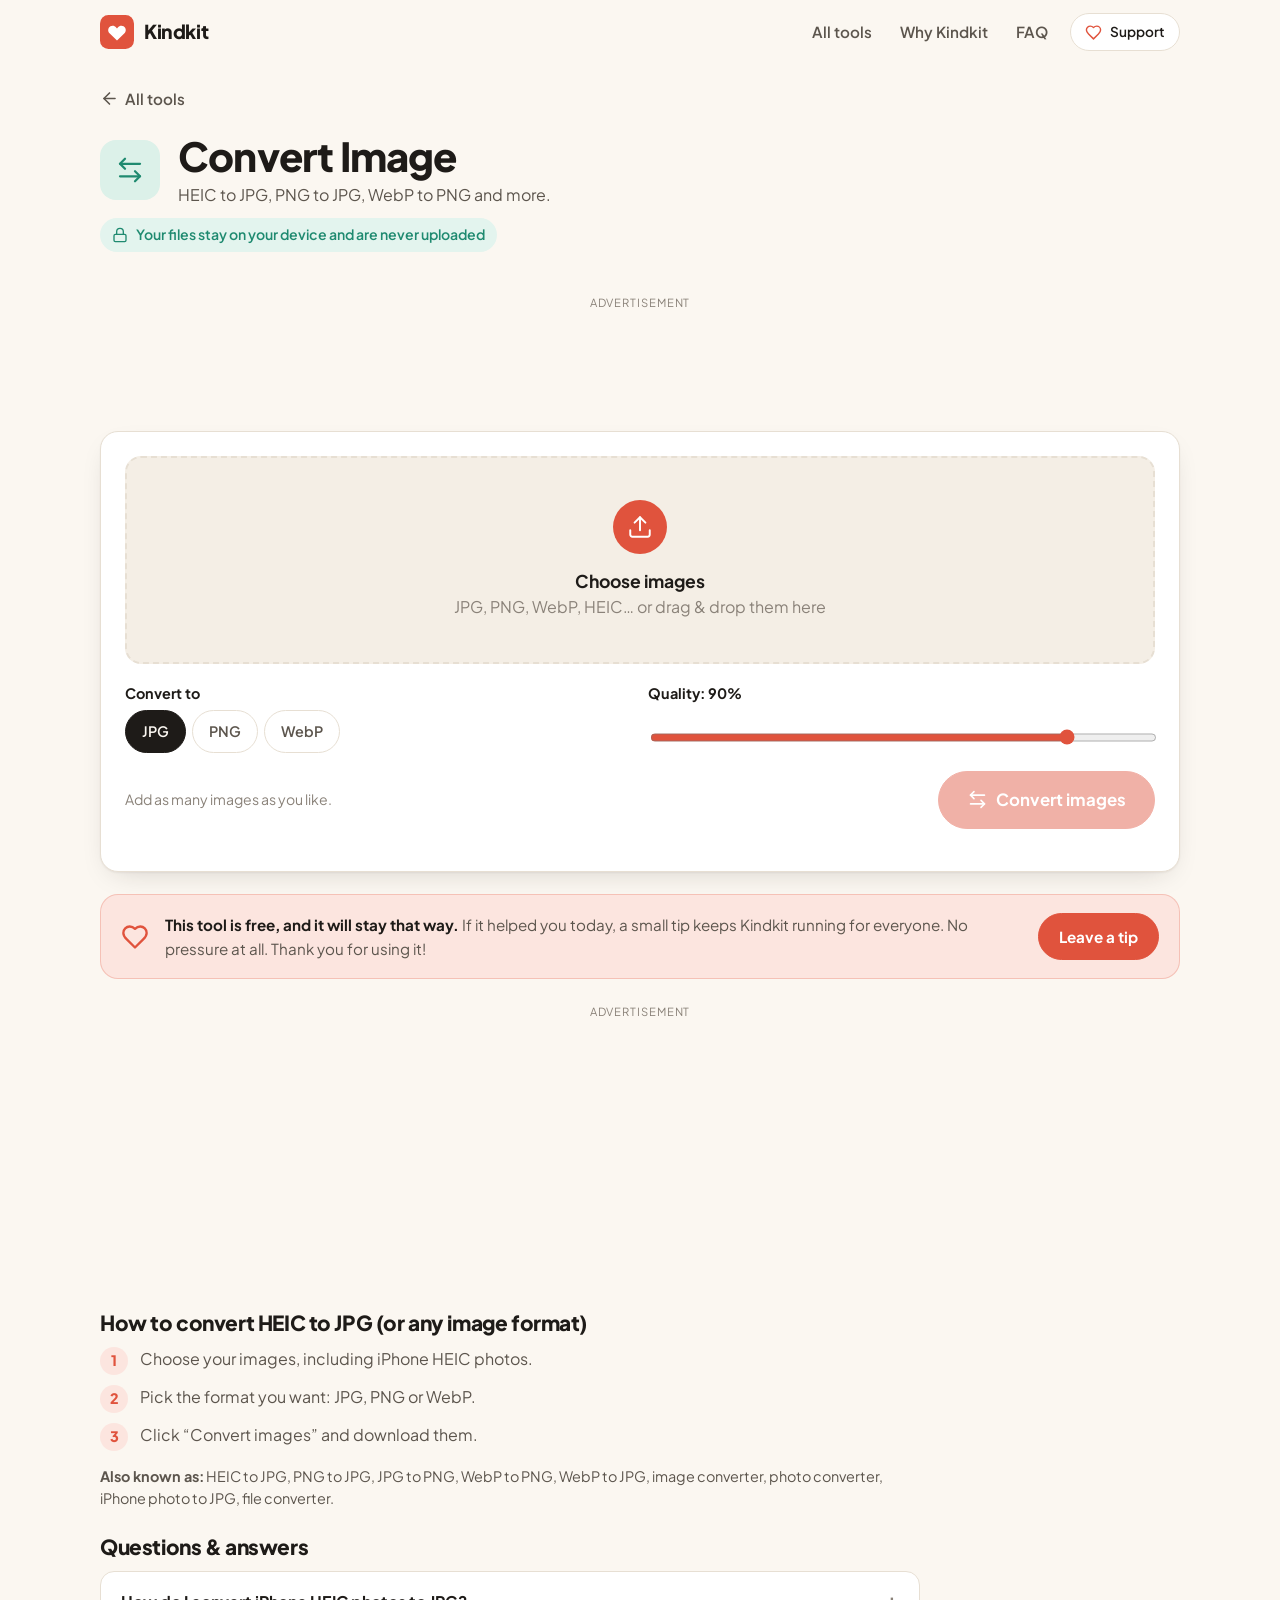
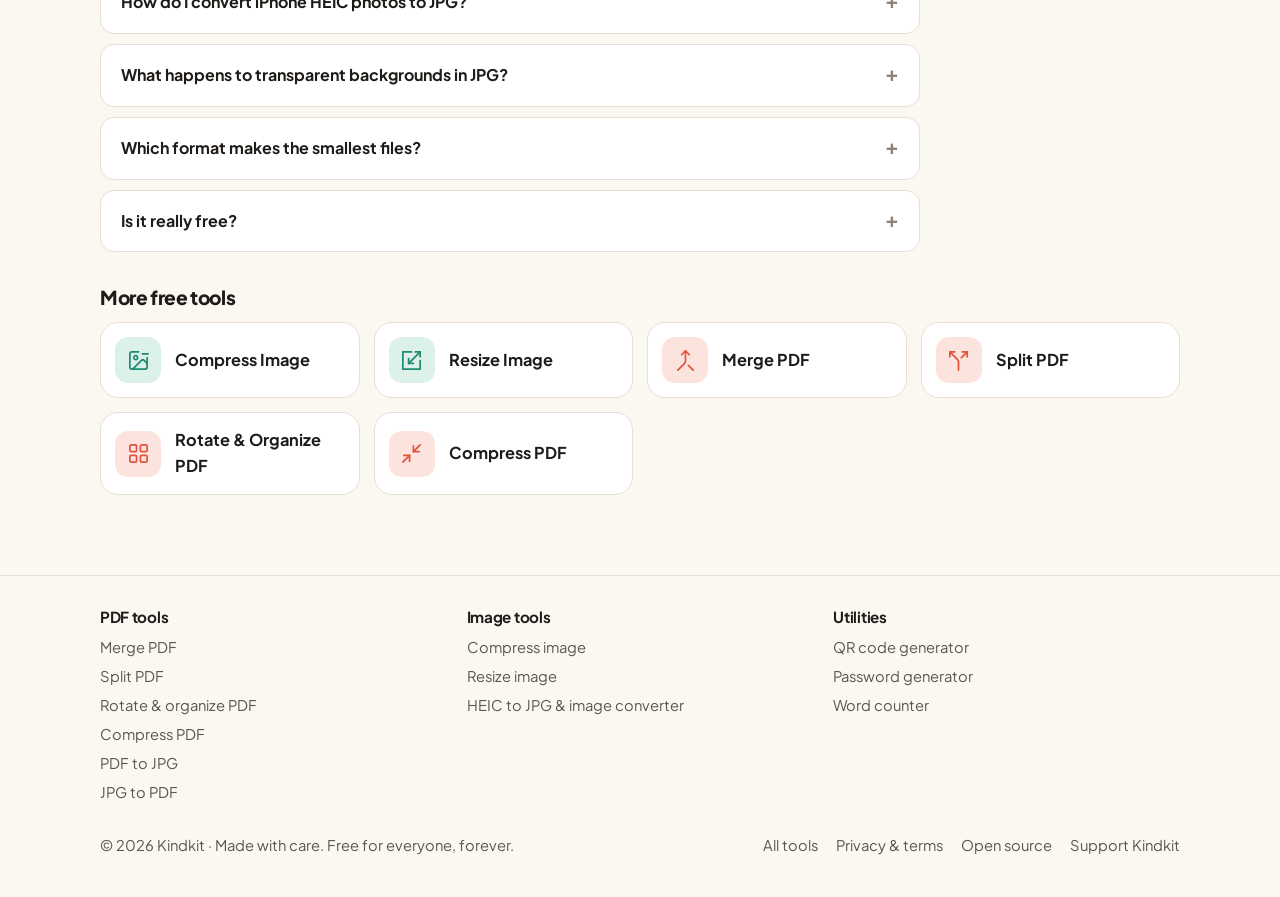
<file: convert-image.html>
<!doctype html>
<html lang="en">
<head>
<meta charset="utf-8">
<meta name="viewport" content="width=device-width, initial-scale=1">
<title>HEIC to JPG Converter &amp; Image Converter Online Free | Kindkit</title>
<meta name="description" content="Convert HEIC to JPG, PNG to JPG, WebP to PNG and more. Free bulk image converter with no sign-up and no upload. Works on iPhone and Android.">
<meta name="keywords" content="convert image, heic to jpg, png to jpg, jpg to png, webp to png, webp to jpg, image converter, photo converter, iphone photo to jpg, file converter, free, online, no sign up, no upload, kindkit">
<link rel="canonical" href="https://repo-cdf.github.io/kindkit/convert-image.html">
<meta name="theme-color" content="#FBF7F1" media="(prefers-color-scheme: light)">
<meta name="theme-color" content="#15130F" media="(prefers-color-scheme: dark)">
<meta property="og:type" content="website">
<meta property="og:site_name" content="Kindkit">
<meta property="og:title" content="HEIC to JPG Converter &amp; Image Converter Online Free | Kindkit">
<meta property="og:description" content="Convert HEIC to JPG, PNG to JPG, WebP to PNG and more. Free bulk image converter with no sign-up and no upload. Works on iPhone and Android.">
<meta property="og:url" content="https://repo-cdf.github.io/kindkit/convert-image.html">
<meta property="og:image" content="https://repo-cdf.github.io/kindkit/og-image.png">
<meta property="og:image:width" content="1200">
<meta property="og:image:height" content="630">
<meta name="twitter:card" content="summary_large_image">
<link rel="icon" href="favicon.svg" type="image/svg+xml">
<link rel="preconnect" href="https://fonts.googleapis.com">
<link rel="preconnect" href="https://fonts.gstatic.com" crossorigin>
<link href="https://fonts.googleapis.com/css2?family=Plus+Jakarta+Sans:wght@400;500;600;700;800&display=swap" rel="stylesheet">
<link rel="stylesheet" href="style.css">
<script type="application/ld+json">
[
 {
  "@context": "https://schema.org",
  "@type": "WebApplication",
  "name": "Convert Image – Kindkit",
  "url": "https://repo-cdf.github.io/kindkit/convert-image.html",
  "applicationCategory": "UtilitiesApplication",
  "operatingSystem": "Any",
  "description": "Convert HEIC to JPG, PNG to JPG, WebP to PNG and more. Free bulk image converter with no sign-up and no upload. Works on iPhone and Android.",
  "offers": {
   "@type": "Offer",
   "price": "0",
   "priceCurrency": "USD"
  }
 },
 {
  "@context": "https://schema.org",
  "@type": "FAQPage",
  "mainEntity": [
   {
    "@type": "Question",
    "name": "How do I convert iPhone HEIC photos to JPG?",
    "acceptedAnswer": {
     "@type": "Answer",
     "text": "Add your HEIC photos, choose JPG and click Convert. It works on your phone too."
    }
   },
   {
    "@type": "Question",
    "name": "What happens to transparent backgrounds in JPG?",
    "acceptedAnswer": {
     "@type": "Answer",
     "text": "JPG can’t store transparency, so transparent areas become white. Choose PNG or WebP to keep it."
    }
   },
   {
    "@type": "Question",
    "name": "Which format makes the smallest files?",
    "acceptedAnswer": {
     "@type": "Answer",
     "text": "WebP is usually the smallest, followed by JPG. PNG is the largest but lossless."
    }
   }
  ]
 }
]
</script>
<script src="app.js" defer></script>
<script src="tools.js" defer></script>
</head>
<body data-tool="convert-image">
<a class="skip" href="#main">Skip to content</a>

<header class="topbar">
  <div class="wrap topbar-in">
    <a class="brand" href="./" aria-label="Kindkit home">
      <img class="logo" src="favicon.svg" alt="" width="34" height="34">
      <span>Kindkit</span>
    </a>
    <nav class="nav" aria-label="Main">
      <a class="navlink" href="./#tools">All tools</a>
      <a class="navlink" href="./#why">Why Kindkit</a>
      <a class="navlink" href="./#faq">FAQ</a>
      <a class="btn small heart" href="./#support"><svg class="ic" viewBox="0 0 24 24" fill="none" stroke="currentColor" stroke-width="2" stroke-linecap="round" stroke-linejoin="round" aria-hidden="true"><path d="M19 14c1.49-1.46 3-3.21 3-5.5A5.5 5.5 0 0 0 16.5 3c-1.76 0-3 .5-4.5 2-1.5-1.5-2.74-2-4.5-2A5.5 5.5 0 0 0 2 8.5c0 2.3 1.5 4.05 3 5.5l7 7Z"/></svg><span>Support</span></a>
    </nav>
  </div>
</header>

<main id="main">
  <!-- ================= TOOL ================= -->
  <div id="view-tool" class="view">
    <div class="wrap tool-wrap">
      <a class="back" href="./#tools"><svg class="ic" viewBox="0 0 24 24" fill="none" stroke="currentColor" stroke-width="2" stroke-linecap="round" stroke-linejoin="round" aria-hidden="true"><path d="m12 19-7-7 7-7"/><path d="M19 12H5"/></svg>All tools</a>
      <div class="tool-head">
        <span id="tool-icon" class="tool-ic big"></span>
        <div>
          <h1 id="tool-title">Convert Image</h1>
          <p id="tool-desc">HEIC to JPG, PNG to JPG, WebP to PNG and more.</p>
        </div>
      </div>
      <p class="privacy-note"><svg class="ic" viewBox="0 0 24 24" fill="none" stroke="currentColor" stroke-width="2" stroke-linecap="round" stroke-linejoin="round" aria-hidden="true"><rect width="18" height="11" x="3" y="11" rx="2" ry="2"/><path d="M7 11V7a5 5 0 0 1 10 0v4"/></svg>Your files stay on your device and are never uploaded</p>

      <div class="ad-slot" data-slot="toolTop" hidden>
        <div class="ad-custom"><!-- Paste ad code from any ad network here --></div>
      </div>

      <div id="tool-body" class="tool-body"></div>

      <aside class="mini-support">
        <svg class="ic" viewBox="0 0 24 24" fill="none" stroke="currentColor" stroke-width="2" stroke-linecap="round" stroke-linejoin="round" aria-hidden="true"><path d="M19 14c1.49-1.46 3-3.21 3-5.5A5.5 5.5 0 0 0 16.5 3c-1.76 0-3 .5-4.5 2-1.5-1.5-2.74-2-4.5-2A5.5 5.5 0 0 0 2 8.5c0 2.3 1.5 4.05 3 5.5l7 7Z"/></svg>
        <p><strong>This tool is free, and it will stay that way.</strong> If it helped you today, a small tip keeps Kindkit running for everyone. No pressure at all. Thank you for using it!</p>
        <a class="btn primary heart" data-donate href="#"><span>Leave a tip</span></a>
      </aside>

      <div class="ad-slot" data-slot="toolBottom" hidden>
        <div class="ad-custom"><!-- Paste ad code from any ad network here --></div>
      </div>

      <section class="seo-copy">
        <h2>How to convert HEIC to JPG (or any image format)</h2>
        <ol class="steps"><li>Choose your images, including iPhone HEIC photos.</li><li>Pick the format you want: JPG, PNG or WebP.</li><li>Click “Convert images” and download them.</li></ol>
        <p class="also"><strong>Also known as:</strong> HEIC to JPG, PNG to JPG, JPG to PNG, WebP to PNG, WebP to JPG, image converter, photo converter, iPhone photo to JPG, file converter.</p>
        <h2>Questions &amp; answers</h2>
        <div class="faq-list"><details><summary>How do I convert iPhone HEIC photos to JPG?</summary><p>Add your HEIC photos, choose JPG and click Convert. It works on your phone too.</p></details><details><summary>What happens to transparent backgrounds in JPG?</summary><p>JPG can’t store transparency, so transparent areas become white. Choose PNG or WebP to keep it.</p></details><details><summary>Which format makes the smallest files?</summary><p>WebP is usually the smallest, followed by JPG. PNG is the largest but lossless.</p></details><details><summary>Is it really free?</summary><p>Yes. Every Kindkit tool is free with no limits, no watermarks and no sign-up. There is no paid version.</p></details></div>
      </section>

      <h2 class="related-title">More free tools</h2>
      <div id="related" class="grid small"></div>
    </div>
  </div>

</main>

<footer class="footer">
  <div class="wrap footer-tools">
    <div><h3>PDF tools</h3><a href="merge-pdf.html">Merge PDF</a><a href="split-pdf.html">Split PDF</a><a href="organize-pdf.html">Rotate &amp; organize PDF</a><a href="compress-pdf.html">Compress PDF</a><a href="pdf-to-jpg.html">PDF to JPG</a><a href="images-to-pdf.html">JPG to PDF</a></div>
    <div><h3>Image tools</h3><a href="compress-image.html">Compress image</a><a href="resize-image.html">Resize image</a><a href="convert-image.html">HEIC to JPG &amp; image converter</a></div>
    <div><h3>Utilities</h3><a href="qr-code.html">QR code generator</a><a href="password-generator.html">Password generator</a><a href="word-counter.html">Word counter</a></div>
  </div>
  <div class="wrap footer-in">
    <p>© <span id="year">2026</span> Kindkit · Made with care. Free for everyone, forever.</p>
    <nav aria-label="Footer">
      <a href="./#tools">All tools</a>
      <a href="privacy.html">Privacy &amp; terms</a>
      <a href="#" data-repo target="_blank" rel="noopener">Open source</a>
      <a href="./#support">Support Kindkit</a>
    </nav>
  </div>
</footer>

<div id="toast" role="status" aria-live="polite"></div>
</body>
</html>
</file>
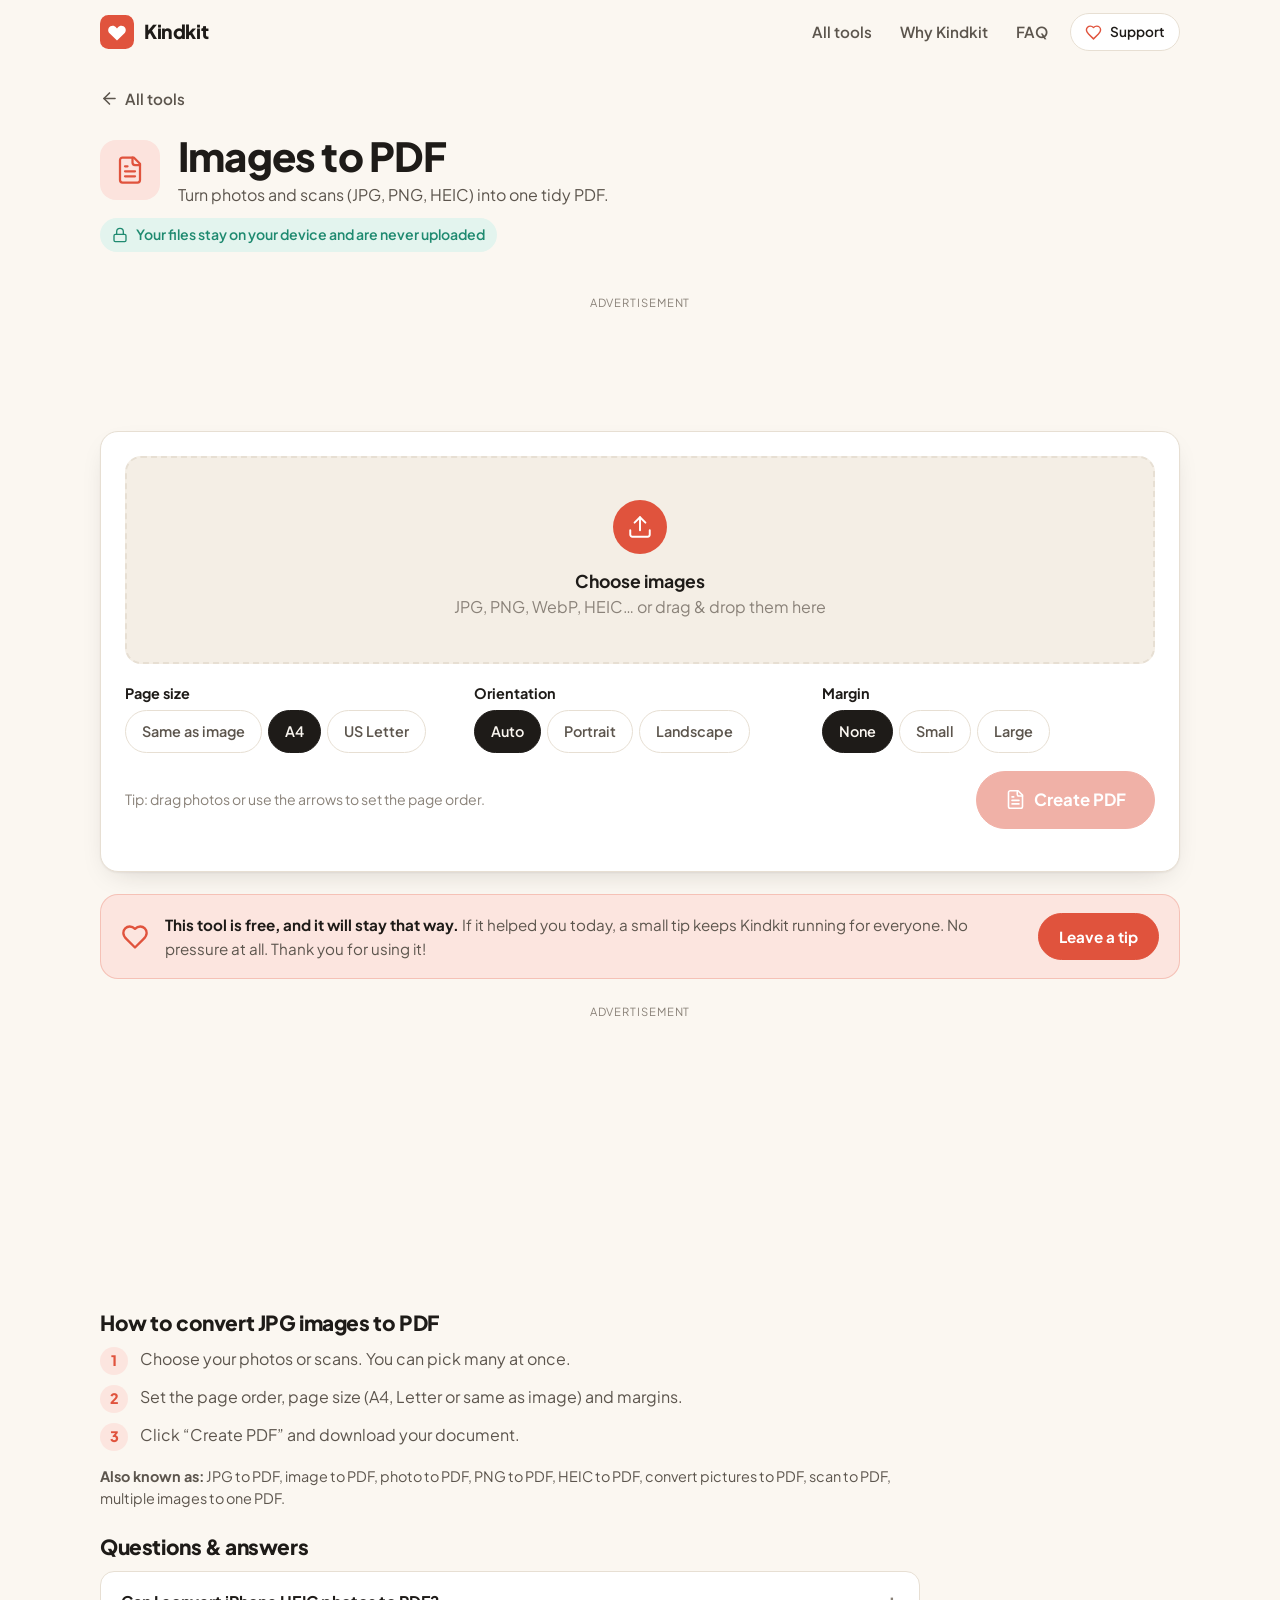
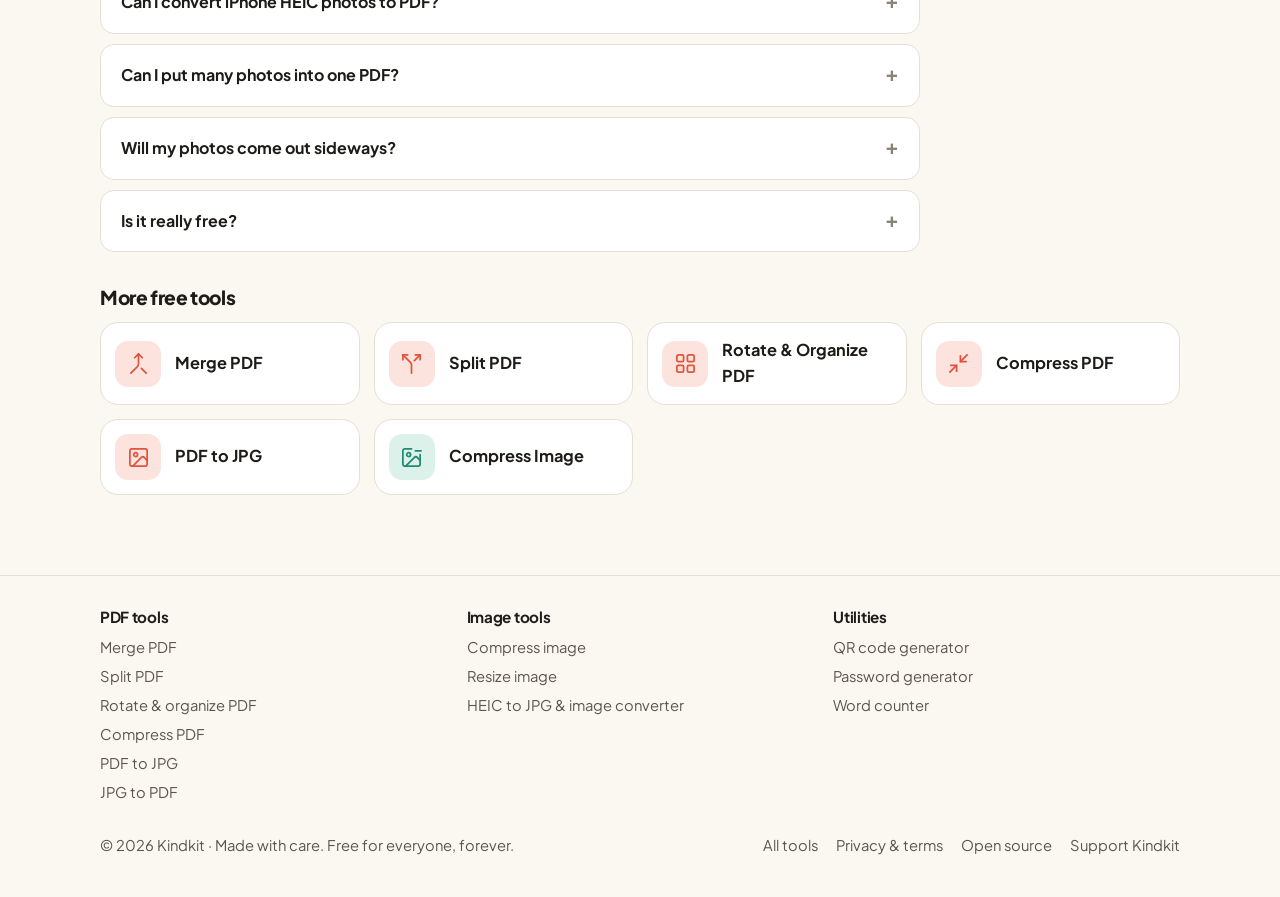
<file: images-to-pdf.html>
<!doctype html>
<html lang="en">
<head>
<meta charset="utf-8">
<meta name="viewport" content="width=device-width, initial-scale=1">
<title>JPG to PDF Converter Online Free – Photos &amp; HEIC to PDF | Kindkit</title>
<meta name="description" content="Turn JPG, PNG, WebP and iPhone HEIC photos into one PDF. Choose A4 or Letter, margins and page order. Free, no sign-up, nothing uploaded.">
<meta name="keywords" content="images to pdf, jpg to pdf, image to pdf, photo to pdf, png to pdf, heic to pdf, convert pictures to pdf, scan to pdf, multiple images to one pdf, free, online, no sign up, no upload, kindkit">
<link rel="canonical" href="https://repo-cdf.github.io/kindkit/images-to-pdf.html">
<meta name="theme-color" content="#FBF7F1" media="(prefers-color-scheme: light)">
<meta name="theme-color" content="#15130F" media="(prefers-color-scheme: dark)">
<meta property="og:type" content="website">
<meta property="og:site_name" content="Kindkit">
<meta property="og:title" content="JPG to PDF Converter Online Free – Photos &amp; HEIC to PDF | Kindkit">
<meta property="og:description" content="Turn JPG, PNG, WebP and iPhone HEIC photos into one PDF. Choose A4 or Letter, margins and page order. Free, no sign-up, nothing uploaded.">
<meta property="og:url" content="https://repo-cdf.github.io/kindkit/images-to-pdf.html">
<meta property="og:image" content="https://repo-cdf.github.io/kindkit/og-image.png">
<meta property="og:image:width" content="1200">
<meta property="og:image:height" content="630">
<meta name="twitter:card" content="summary_large_image">
<link rel="icon" href="favicon.svg" type="image/svg+xml">
<link rel="preconnect" href="https://fonts.googleapis.com">
<link rel="preconnect" href="https://fonts.gstatic.com" crossorigin>
<link href="https://fonts.googleapis.com/css2?family=Plus+Jakarta+Sans:wght@400;500;600;700;800&display=swap" rel="stylesheet">
<link rel="stylesheet" href="style.css">
<script type="application/ld+json">
[
 {
  "@context": "https://schema.org",
  "@type": "WebApplication",
  "name": "Images to PDF – Kindkit",
  "url": "https://repo-cdf.github.io/kindkit/images-to-pdf.html",
  "applicationCategory": "UtilitiesApplication",
  "operatingSystem": "Any",
  "description": "Turn JPG, PNG, WebP and iPhone HEIC photos into one PDF. Choose A4 or Letter, margins and page order. Free, no sign-up, nothing uploaded.",
  "offers": {
   "@type": "Offer",
   "price": "0",
   "priceCurrency": "USD"
  }
 },
 {
  "@context": "https://schema.org",
  "@type": "FAQPage",
  "mainEntity": [
   {
    "@type": "Question",
    "name": "Can I convert iPhone HEIC photos to PDF?",
    "acceptedAnswer": {
     "@type": "Answer",
     "text": "Yes. HEIC photos from iPhones are supported, along with JPG, PNG and WebP."
    }
   },
   {
    "@type": "Question",
    "name": "Can I put many photos into one PDF?",
    "acceptedAnswer": {
     "@type": "Answer",
     "text": "Yes. Each image becomes one page, in the order you choose."
    }
   },
   {
    "@type": "Question",
    "name": "Will my photos come out sideways?",
    "acceptedAnswer": {
     "@type": "Answer",
     "text": "No. Kindkit reads the photo’s rotation info, so pages come out the right way up."
    }
   }
  ]
 }
]
</script>
<script src="app.js" defer></script>
<script src="tools.js" defer></script>
</head>
<body data-tool="images-to-pdf">
<a class="skip" href="#main">Skip to content</a>

<header class="topbar">
  <div class="wrap topbar-in">
    <a class="brand" href="./" aria-label="Kindkit home">
      <img class="logo" src="favicon.svg" alt="" width="34" height="34">
      <span>Kindkit</span>
    </a>
    <nav class="nav" aria-label="Main">
      <a class="navlink" href="./#tools">All tools</a>
      <a class="navlink" href="./#why">Why Kindkit</a>
      <a class="navlink" href="./#faq">FAQ</a>
      <a class="btn small heart" href="./#support"><svg class="ic" viewBox="0 0 24 24" fill="none" stroke="currentColor" stroke-width="2" stroke-linecap="round" stroke-linejoin="round" aria-hidden="true"><path d="M19 14c1.49-1.46 3-3.21 3-5.5A5.5 5.5 0 0 0 16.5 3c-1.76 0-3 .5-4.5 2-1.5-1.5-2.74-2-4.5-2A5.5 5.5 0 0 0 2 8.5c0 2.3 1.5 4.05 3 5.5l7 7Z"/></svg><span>Support</span></a>
    </nav>
  </div>
</header>

<main id="main">
  <!-- ================= TOOL ================= -->
  <div id="view-tool" class="view">
    <div class="wrap tool-wrap">
      <a class="back" href="./#tools"><svg class="ic" viewBox="0 0 24 24" fill="none" stroke="currentColor" stroke-width="2" stroke-linecap="round" stroke-linejoin="round" aria-hidden="true"><path d="m12 19-7-7 7-7"/><path d="M19 12H5"/></svg>All tools</a>
      <div class="tool-head">
        <span id="tool-icon" class="tool-ic big"></span>
        <div>
          <h1 id="tool-title">Images to PDF</h1>
          <p id="tool-desc">Turn photos and scans (JPG, PNG, HEIC) into one tidy PDF.</p>
        </div>
      </div>
      <p class="privacy-note"><svg class="ic" viewBox="0 0 24 24" fill="none" stroke="currentColor" stroke-width="2" stroke-linecap="round" stroke-linejoin="round" aria-hidden="true"><rect width="18" height="11" x="3" y="11" rx="2" ry="2"/><path d="M7 11V7a5 5 0 0 1 10 0v4"/></svg>Your files stay on your device and are never uploaded</p>

      <div class="ad-slot" data-slot="toolTop" hidden>
        <div class="ad-custom"><!-- Paste ad code from any ad network here --></div>
      </div>

      <div id="tool-body" class="tool-body"></div>

      <aside class="mini-support">
        <svg class="ic" viewBox="0 0 24 24" fill="none" stroke="currentColor" stroke-width="2" stroke-linecap="round" stroke-linejoin="round" aria-hidden="true"><path d="M19 14c1.49-1.46 3-3.21 3-5.5A5.5 5.5 0 0 0 16.5 3c-1.76 0-3 .5-4.5 2-1.5-1.5-2.74-2-4.5-2A5.5 5.5 0 0 0 2 8.5c0 2.3 1.5 4.05 3 5.5l7 7Z"/></svg>
        <p><strong>This tool is free, and it will stay that way.</strong> If it helped you today, a small tip keeps Kindkit running for everyone. No pressure at all. Thank you for using it!</p>
        <a class="btn primary heart" data-donate href="#"><span>Leave a tip</span></a>
      </aside>

      <div class="ad-slot" data-slot="toolBottom" hidden>
        <div class="ad-custom"><!-- Paste ad code from any ad network here --></div>
      </div>

      <section class="seo-copy">
        <h2>How to convert JPG images to PDF</h2>
        <ol class="steps"><li>Choose your photos or scans. You can pick many at once.</li><li>Set the page order, page size (A4, Letter or same as image) and margins.</li><li>Click “Create PDF” and download your document.</li></ol>
        <p class="also"><strong>Also known as:</strong> JPG to PDF, image to PDF, photo to PDF, PNG to PDF, HEIC to PDF, convert pictures to PDF, scan to PDF, multiple images to one PDF.</p>
        <h2>Questions &amp; answers</h2>
        <div class="faq-list"><details><summary>Can I convert iPhone HEIC photos to PDF?</summary><p>Yes. HEIC photos from iPhones are supported, along with JPG, PNG and WebP.</p></details><details><summary>Can I put many photos into one PDF?</summary><p>Yes. Each image becomes one page, in the order you choose.</p></details><details><summary>Will my photos come out sideways?</summary><p>No. Kindkit reads the photo’s rotation info, so pages come out the right way up.</p></details><details><summary>Is it really free?</summary><p>Yes. Every Kindkit tool is free with no limits, no watermarks and no sign-up. There is no paid version.</p></details></div>
      </section>

      <h2 class="related-title">More free tools</h2>
      <div id="related" class="grid small"></div>
    </div>
  </div>

</main>

<footer class="footer">
  <div class="wrap footer-tools">
    <div><h3>PDF tools</h3><a href="merge-pdf.html">Merge PDF</a><a href="split-pdf.html">Split PDF</a><a href="organize-pdf.html">Rotate &amp; organize PDF</a><a href="compress-pdf.html">Compress PDF</a><a href="pdf-to-jpg.html">PDF to JPG</a><a href="images-to-pdf.html">JPG to PDF</a></div>
    <div><h3>Image tools</h3><a href="compress-image.html">Compress image</a><a href="resize-image.html">Resize image</a><a href="convert-image.html">HEIC to JPG &amp; image converter</a></div>
    <div><h3>Utilities</h3><a href="qr-code.html">QR code generator</a><a href="password-generator.html">Password generator</a><a href="word-counter.html">Word counter</a></div>
  </div>
  <div class="wrap footer-in">
    <p>© <span id="year">2026</span> Kindkit · Made with care. Free for everyone, forever.</p>
    <nav aria-label="Footer">
      <a href="./#tools">All tools</a>
      <a href="privacy.html">Privacy &amp; terms</a>
      <a href="#" data-repo target="_blank" rel="noopener">Open source</a>
      <a href="./#support">Support Kindkit</a>
    </nav>
  </div>
</footer>

<div id="toast" role="status" aria-live="polite"></div>
</body>
</html>
</file>
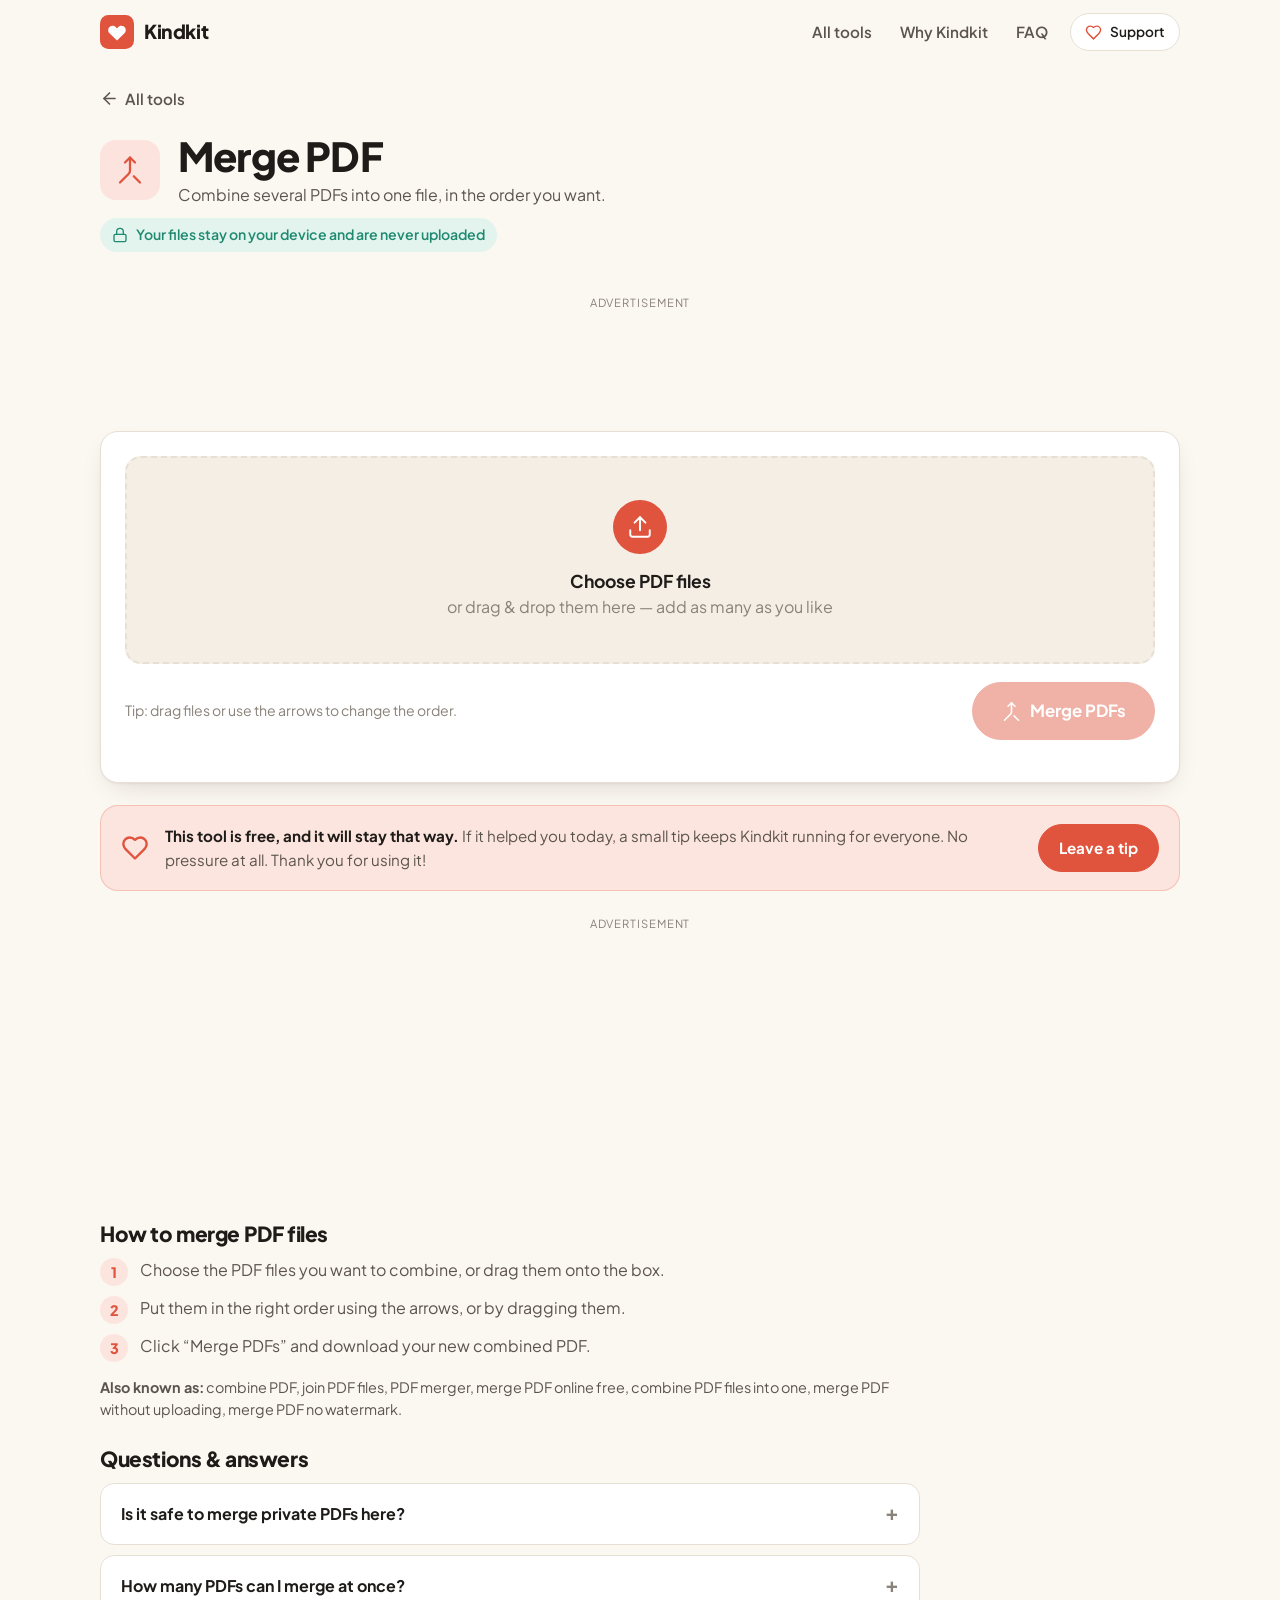
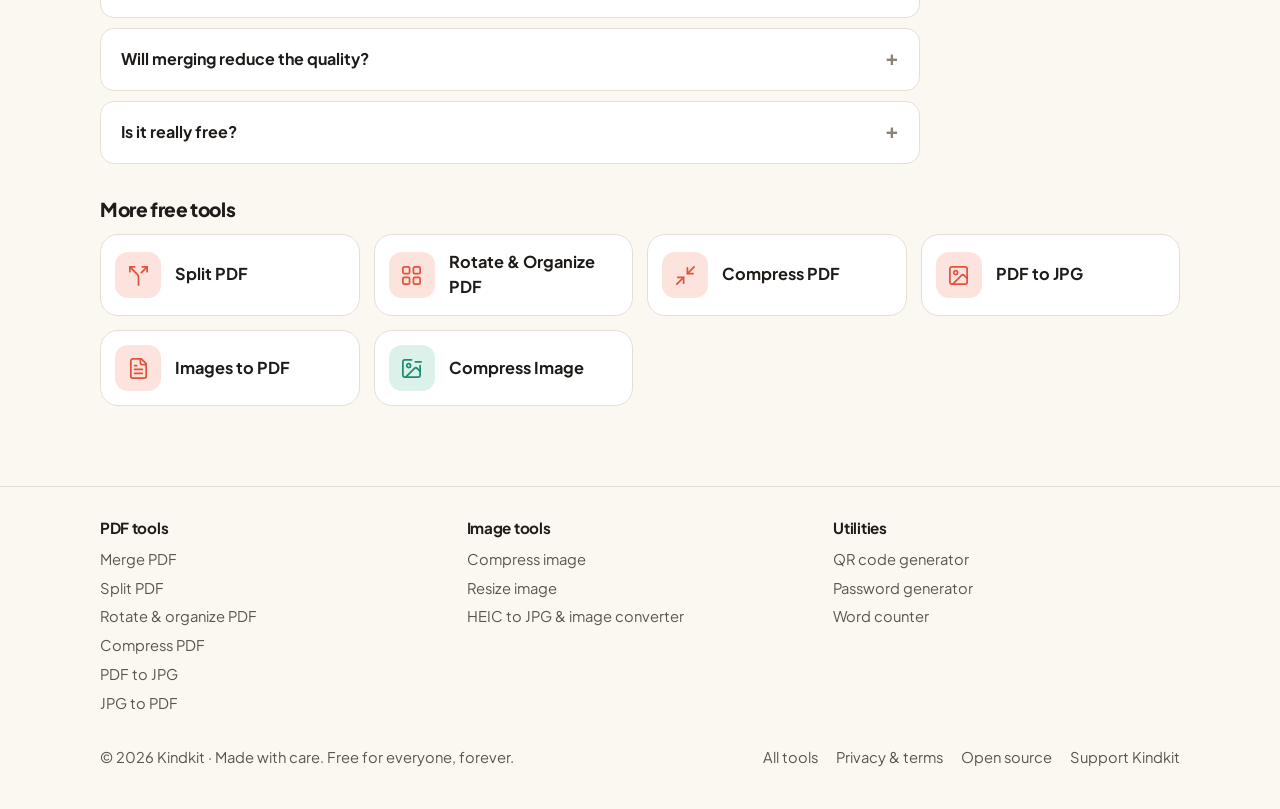
<file: merge-pdf.html>
<!doctype html>
<html lang="en">
<head>
<meta charset="utf-8">
<meta name="viewport" content="width=device-width, initial-scale=1">
<title>Merge PDF Online Free – Combine PDF Files, No Upload | Kindkit</title>
<meta name="description" content="Combine multiple PDF files into one in seconds. Free, no sign-up, no watermark, no file limits. Your PDFs are merged in your browser and never uploaded.">
<meta name="keywords" content="merge pdf, combine pdf, join pdf files, pdf merger, merge pdf online free, combine pdf files into one, merge pdf without uploading, merge pdf no watermark, free, online, no sign up, no upload, kindkit">
<link rel="canonical" href="https://repo-cdf.github.io/kindkit/merge-pdf.html">
<meta name="theme-color" content="#FBF7F1" media="(prefers-color-scheme: light)">
<meta name="theme-color" content="#15130F" media="(prefers-color-scheme: dark)">
<meta property="og:type" content="website">
<meta property="og:site_name" content="Kindkit">
<meta property="og:title" content="Merge PDF Online Free – Combine PDF Files, No Upload | Kindkit">
<meta property="og:description" content="Combine multiple PDF files into one in seconds. Free, no sign-up, no watermark, no file limits. Your PDFs are merged in your browser and never uploaded.">
<meta property="og:url" content="https://repo-cdf.github.io/kindkit/merge-pdf.html">
<meta property="og:image" content="https://repo-cdf.github.io/kindkit/og-image.png">
<meta property="og:image:width" content="1200">
<meta property="og:image:height" content="630">
<meta name="twitter:card" content="summary_large_image">
<link rel="icon" href="favicon.svg" type="image/svg+xml">
<link rel="preconnect" href="https://fonts.googleapis.com">
<link rel="preconnect" href="https://fonts.gstatic.com" crossorigin>
<link href="https://fonts.googleapis.com/css2?family=Plus+Jakarta+Sans:wght@400;500;600;700;800&display=swap" rel="stylesheet">
<link rel="stylesheet" href="style.css">
<script type="application/ld+json">
[
 {
  "@context": "https://schema.org",
  "@type": "WebApplication",
  "name": "Merge PDF – Kindkit",
  "url": "https://repo-cdf.github.io/kindkit/merge-pdf.html",
  "applicationCategory": "UtilitiesApplication",
  "operatingSystem": "Any",
  "description": "Combine multiple PDF files into one in seconds. Free, no sign-up, no watermark, no file limits. Your PDFs are merged in your browser and never uploaded.",
  "offers": {
   "@type": "Offer",
   "price": "0",
   "priceCurrency": "USD"
  }
 },
 {
  "@context": "https://schema.org",
  "@type": "FAQPage",
  "mainEntity": [
   {
    "@type": "Question",
    "name": "Is it safe to merge private PDFs here?",
    "acceptedAnswer": {
     "@type": "Answer",
     "text": "Yes. Your PDFs are merged by your own device, inside your browser. They are never uploaded to a server, so nobody else can see them."
    }
   },
   {
    "@type": "Question",
    "name": "How many PDFs can I merge at once?",
    "acceptedAnswer": {
     "@type": "Answer",
     "text": "As many as you like. There are no daily limits or file caps. Very large files simply depend on how much memory your device has."
    }
   },
   {
    "@type": "Question",
    "name": "Will merging reduce the quality?",
    "acceptedAnswer": {
     "@type": "Answer",
     "text": "No. Pages are copied exactly as they are, so text stays sharp and selectable."
    }
   }
  ]
 }
]
</script>
<script src="app.js" defer></script>
<script src="tools.js" defer></script>
</head>
<body data-tool="merge-pdf">
<a class="skip" href="#main">Skip to content</a>

<header class="topbar">
  <div class="wrap topbar-in">
    <a class="brand" href="./" aria-label="Kindkit home">
      <img class="logo" src="favicon.svg" alt="" width="34" height="34">
      <span>Kindkit</span>
    </a>
    <nav class="nav" aria-label="Main">
      <a class="navlink" href="./#tools">All tools</a>
      <a class="navlink" href="./#why">Why Kindkit</a>
      <a class="navlink" href="./#faq">FAQ</a>
      <a class="btn small heart" href="./#support"><svg class="ic" viewBox="0 0 24 24" fill="none" stroke="currentColor" stroke-width="2" stroke-linecap="round" stroke-linejoin="round" aria-hidden="true"><path d="M19 14c1.49-1.46 3-3.21 3-5.5A5.5 5.5 0 0 0 16.5 3c-1.76 0-3 .5-4.5 2-1.5-1.5-2.74-2-4.5-2A5.5 5.5 0 0 0 2 8.5c0 2.3 1.5 4.05 3 5.5l7 7Z"/></svg><span>Support</span></a>
    </nav>
  </div>
</header>

<main id="main">
  <!-- ================= TOOL ================= -->
  <div id="view-tool" class="view">
    <div class="wrap tool-wrap">
      <a class="back" href="./#tools"><svg class="ic" viewBox="0 0 24 24" fill="none" stroke="currentColor" stroke-width="2" stroke-linecap="round" stroke-linejoin="round" aria-hidden="true"><path d="m12 19-7-7 7-7"/><path d="M19 12H5"/></svg>All tools</a>
      <div class="tool-head">
        <span id="tool-icon" class="tool-ic big"></span>
        <div>
          <h1 id="tool-title">Merge PDF</h1>
          <p id="tool-desc">Combine several PDF files into one document, in the order you choose.</p>
        </div>
      </div>
      <p class="privacy-note"><svg class="ic" viewBox="0 0 24 24" fill="none" stroke="currentColor" stroke-width="2" stroke-linecap="round" stroke-linejoin="round" aria-hidden="true"><rect width="18" height="11" x="3" y="11" rx="2" ry="2"/><path d="M7 11V7a5 5 0 0 1 10 0v4"/></svg>Your files stay on your device and are never uploaded</p>

      <div class="ad-slot" data-slot="toolTop" hidden>
        <div class="ad-custom"><!-- Paste ad code from any ad network here --></div>
      </div>

      <div id="tool-body" class="tool-body"></div>

      <aside class="mini-support">
        <svg class="ic" viewBox="0 0 24 24" fill="none" stroke="currentColor" stroke-width="2" stroke-linecap="round" stroke-linejoin="round" aria-hidden="true"><path d="M19 14c1.49-1.46 3-3.21 3-5.5A5.5 5.5 0 0 0 16.5 3c-1.76 0-3 .5-4.5 2-1.5-1.5-2.74-2-4.5-2A5.5 5.5 0 0 0 2 8.5c0 2.3 1.5 4.05 3 5.5l7 7Z"/></svg>
        <p><strong>This tool is free, and it will stay that way.</strong> If it helped you today, a small tip keeps Kindkit running for everyone. No pressure at all. Thank you for using it!</p>
        <a class="btn primary heart" data-donate href="#"><span>Leave a tip</span></a>
      </aside>

      <div class="ad-slot" data-slot="toolBottom" hidden>
        <div class="ad-custom"><!-- Paste ad code from any ad network here --></div>
      </div>

      <section class="seo-copy">
        <h2>How to merge PDF files</h2>
        <ol class="steps"><li>Choose the PDF files you want to combine, or drag them onto the box.</li><li>Put them in the right order using the arrows, or by dragging them.</li><li>Click “Merge PDFs” and download your new combined PDF.</li></ol>
        <p class="also"><strong>Also known as:</strong> combine PDF, join PDF files, PDF merger, merge PDF online free, combine PDF files into one, merge PDF without uploading, merge PDF no watermark.</p>
        <h2>Questions &amp; answers</h2>
        <div class="faq-list"><details><summary>Is it safe to merge private PDFs here?</summary><p>Yes. Your PDFs are merged by your own device, inside your browser. They are never uploaded to a server, so nobody else can see them.</p></details><details><summary>How many PDFs can I merge at once?</summary><p>As many as you like. There are no daily limits or file caps. Very large files simply depend on how much memory your device has.</p></details><details><summary>Will merging reduce the quality?</summary><p>No. Pages are copied exactly as they are, so text stays sharp and selectable.</p></details><details><summary>Is it really free?</summary><p>Yes. Every Kindkit tool is free with no limits, no watermarks and no sign-up. There is no paid version.</p></details></div>
      </section>

      <h2 class="related-title">More free tools</h2>
      <div id="related" class="grid small"></div>
    </div>
  </div>

</main>

<footer class="footer">
  <div class="wrap footer-tools">
    <div><h3>PDF tools</h3><a href="merge-pdf.html">Merge PDF</a><a href="split-pdf.html">Split PDF</a><a href="organize-pdf.html">Rotate &amp; organize PDF</a><a href="compress-pdf.html">Compress PDF</a><a href="pdf-to-jpg.html">PDF to JPG</a><a href="images-to-pdf.html">JPG to PDF</a></div>
    <div><h3>Image tools</h3><a href="compress-image.html">Compress image</a><a href="resize-image.html">Resize image</a><a href="convert-image.html">HEIC to JPG &amp; image converter</a></div>
    <div><h3>Utilities</h3><a href="qr-code.html">QR code generator</a><a href="password-generator.html">Password generator</a><a href="word-counter.html">Word counter</a></div>
  </div>
  <div class="wrap footer-in">
    <p>© <span id="year">2026</span> Kindkit · Made with care. Free for everyone, forever.</p>
    <nav aria-label="Footer">
      <a href="./#tools">All tools</a>
      <a href="privacy.html">Privacy &amp; terms</a>
      <a href="#" data-repo target="_blank" rel="noopener">Open source</a>
      <a href="./#support">Support Kindkit</a>
    </nav>
  </div>
</footer>

<div id="toast" role="status" aria-live="polite"></div>
</body>
</html>
</file>
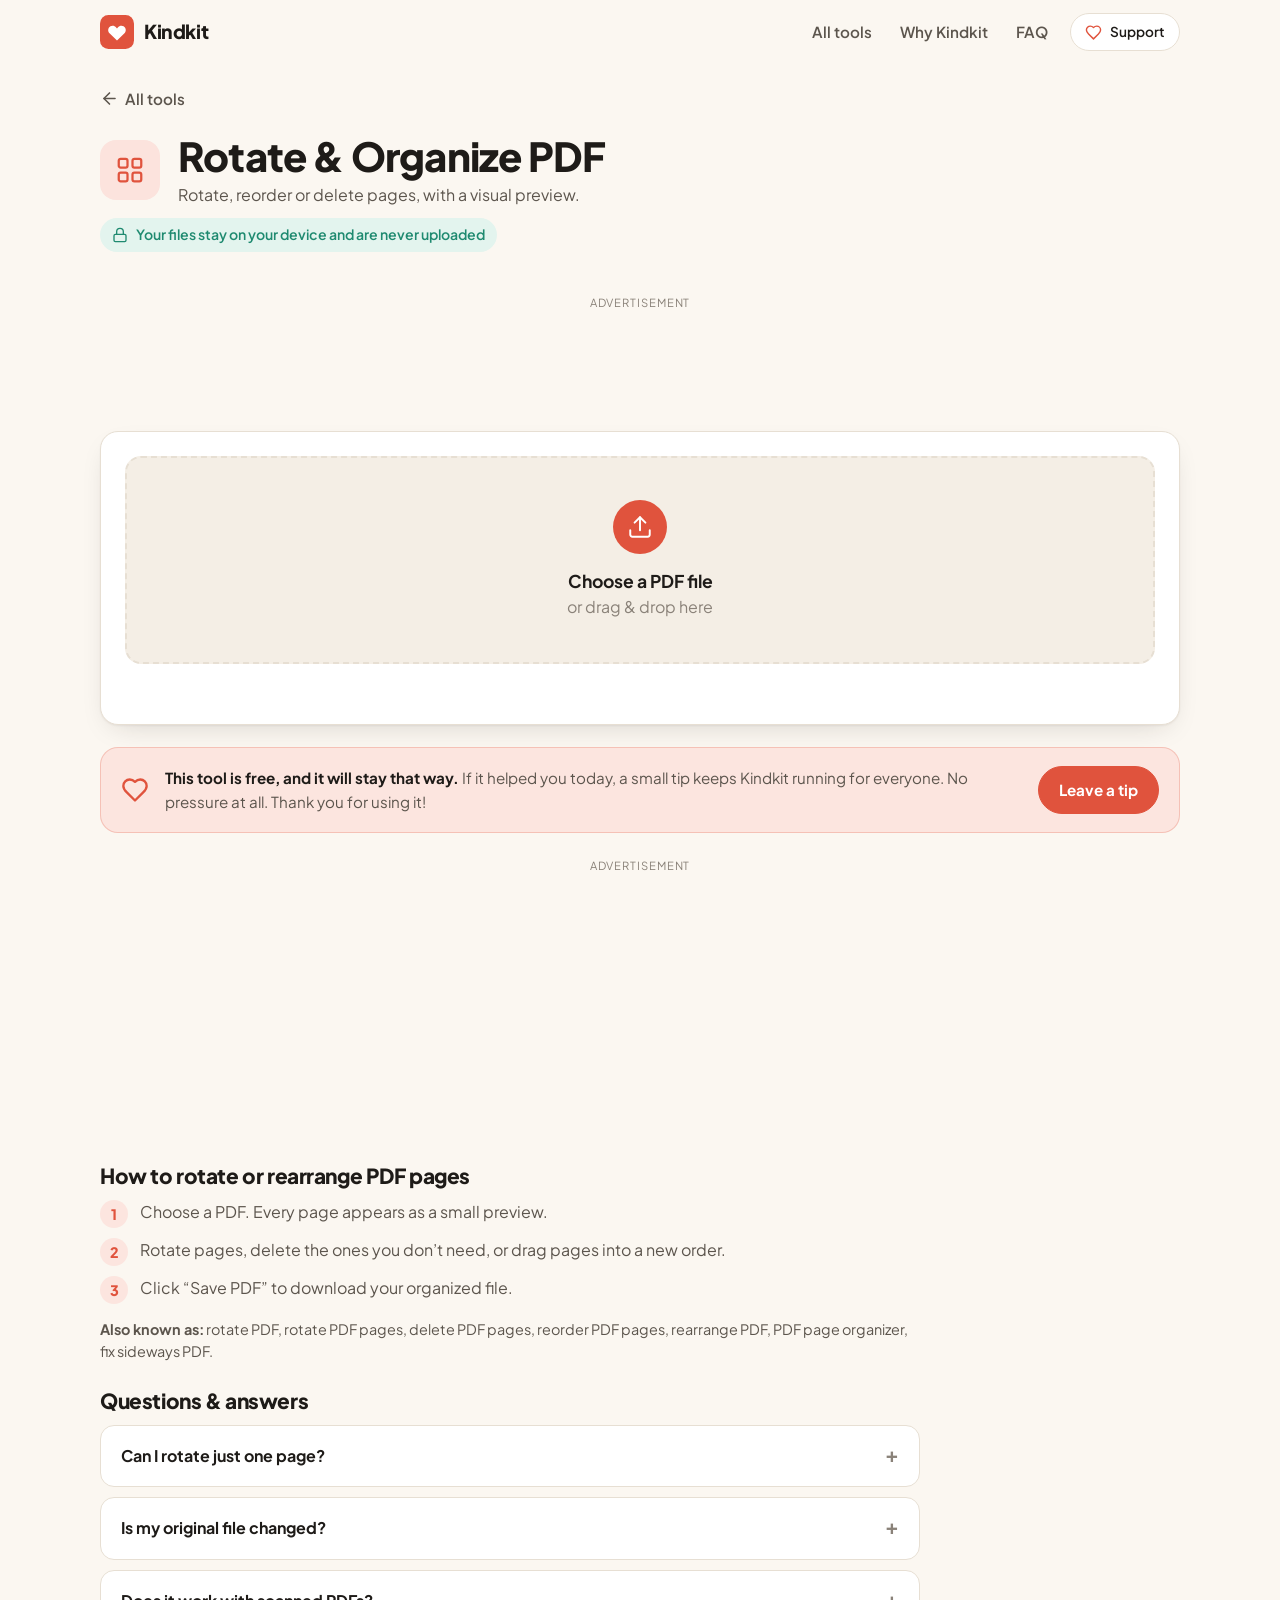
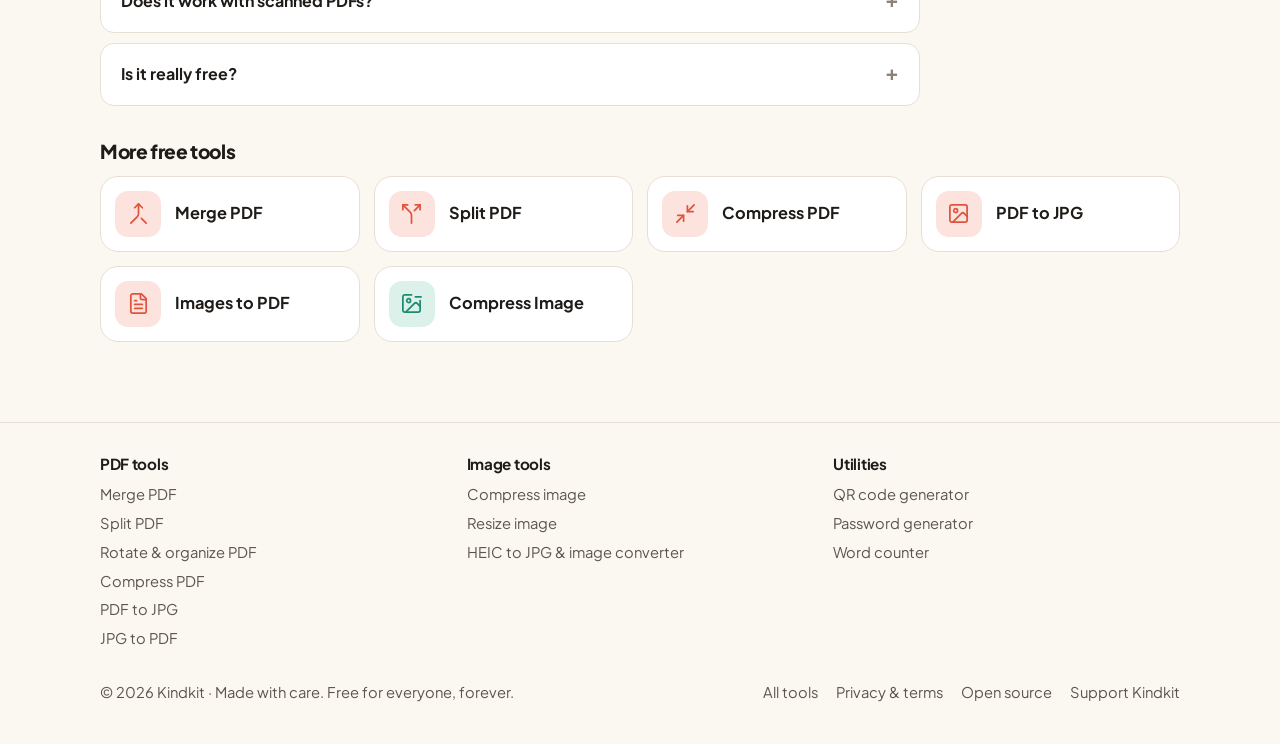
<file: organize-pdf.html>
<!doctype html>
<html lang="en">
<head>
<meta charset="utf-8">
<meta name="viewport" content="width=device-width, initial-scale=1">
<title>Rotate PDF Pages, Reorder or Delete Pages Online Free | Kindkit</title>
<meta name="description" content="Rotate sideways pages, change the page order or delete pages from a PDF with a visual preview. Free, no sign-up, nothing uploaded.">
<meta name="keywords" content="rotate &amp; organize pdf, rotate pdf, rotate pdf pages, delete pdf pages, reorder pdf pages, rearrange pdf, pdf page organizer, fix sideways pdf, free, online, no sign up, no upload, kindkit">
<link rel="canonical" href="https://repo-cdf.github.io/kindkit/organize-pdf.html">
<meta name="theme-color" content="#FBF7F1" media="(prefers-color-scheme: light)">
<meta name="theme-color" content="#15130F" media="(prefers-color-scheme: dark)">
<meta property="og:type" content="website">
<meta property="og:site_name" content="Kindkit">
<meta property="og:title" content="Rotate PDF Pages, Reorder or Delete Pages Online Free | Kindkit">
<meta property="og:description" content="Rotate sideways pages, change the page order or delete pages from a PDF with a visual preview. Free, no sign-up, nothing uploaded.">
<meta property="og:url" content="https://repo-cdf.github.io/kindkit/organize-pdf.html">
<meta property="og:image" content="https://repo-cdf.github.io/kindkit/og-image.png">
<meta property="og:image:width" content="1200">
<meta property="og:image:height" content="630">
<meta name="twitter:card" content="summary_large_image">
<link rel="icon" href="favicon.svg" type="image/svg+xml">
<link rel="preconnect" href="https://fonts.googleapis.com">
<link rel="preconnect" href="https://fonts.gstatic.com" crossorigin>
<link href="https://fonts.googleapis.com/css2?family=Plus+Jakarta+Sans:wght@400;500;600;700;800&display=swap" rel="stylesheet">
<link rel="stylesheet" href="style.css">
<script type="application/ld+json">
[
 {
  "@context": "https://schema.org",
  "@type": "WebApplication",
  "name": "Rotate & Organize PDF – Kindkit",
  "url": "https://repo-cdf.github.io/kindkit/organize-pdf.html",
  "applicationCategory": "UtilitiesApplication",
  "operatingSystem": "Any",
  "description": "Rotate sideways pages, change the page order or delete pages from a PDF with a visual preview. Free, no sign-up, nothing uploaded.",
  "offers": {
   "@type": "Offer",
   "price": "0",
   "priceCurrency": "USD"
  }
 },
 {
  "@context": "https://schema.org",
  "@type": "FAQPage",
  "mainEntity": [
   {
    "@type": "Question",
    "name": "Can I rotate just one page?",
    "acceptedAnswer": {
     "@type": "Answer",
     "text": "Yes. Each page has its own rotate buttons. You can also rotate all pages at once."
    }
   },
   {
    "@type": "Question",
    "name": "Is my original file changed?",
    "acceptedAnswer": {
     "@type": "Answer",
     "text": "No. Kindkit creates a new PDF and leaves your original untouched."
    }
   },
   {
    "@type": "Question",
    "name": "Does it work with scanned PDFs?",
    "acceptedAnswer": {
     "@type": "Answer",
     "text": "Yes. Scanned documents that came out sideways are a perfect fit for this tool."
    }
   }
  ]
 }
]
</script>
<script src="app.js" defer></script>
<script src="tools.js" defer></script>
</head>
<body data-tool="organize-pdf">
<a class="skip" href="#main">Skip to content</a>

<header class="topbar">
  <div class="wrap topbar-in">
    <a class="brand" href="./" aria-label="Kindkit home">
      <img class="logo" src="favicon.svg" alt="" width="34" height="34">
      <span>Kindkit</span>
    </a>
    <nav class="nav" aria-label="Main">
      <a class="navlink" href="./#tools">All tools</a>
      <a class="navlink" href="./#why">Why Kindkit</a>
      <a class="navlink" href="./#faq">FAQ</a>
      <a class="btn small heart" href="./#support"><svg class="ic" viewBox="0 0 24 24" fill="none" stroke="currentColor" stroke-width="2" stroke-linecap="round" stroke-linejoin="round" aria-hidden="true"><path d="M19 14c1.49-1.46 3-3.21 3-5.5A5.5 5.5 0 0 0 16.5 3c-1.76 0-3 .5-4.5 2-1.5-1.5-2.74-2-4.5-2A5.5 5.5 0 0 0 2 8.5c0 2.3 1.5 4.05 3 5.5l7 7Z"/></svg><span>Support</span></a>
    </nav>
  </div>
</header>

<main id="main">
  <!-- ================= TOOL ================= -->
  <div id="view-tool" class="view">
    <div class="wrap tool-wrap">
      <a class="back" href="./#tools"><svg class="ic" viewBox="0 0 24 24" fill="none" stroke="currentColor" stroke-width="2" stroke-linecap="round" stroke-linejoin="round" aria-hidden="true"><path d="m12 19-7-7 7-7"/><path d="M19 12H5"/></svg>All tools</a>
      <div class="tool-head">
        <span id="tool-icon" class="tool-ic big"></span>
        <div>
          <h1 id="tool-title">Rotate &amp; Organize PDF</h1>
          <p id="tool-desc">Rotate, reorder or delete PDF pages with a visual preview of every page.</p>
        </div>
      </div>
      <p class="privacy-note"><svg class="ic" viewBox="0 0 24 24" fill="none" stroke="currentColor" stroke-width="2" stroke-linecap="round" stroke-linejoin="round" aria-hidden="true"><rect width="18" height="11" x="3" y="11" rx="2" ry="2"/><path d="M7 11V7a5 5 0 0 1 10 0v4"/></svg>Your files stay on your device and are never uploaded</p>

      <div class="ad-slot" data-slot="toolTop" hidden>
        <div class="ad-custom"><!-- Paste ad code from any ad network here --></div>
      </div>

      <div id="tool-body" class="tool-body"></div>

      <aside class="mini-support">
        <svg class="ic" viewBox="0 0 24 24" fill="none" stroke="currentColor" stroke-width="2" stroke-linecap="round" stroke-linejoin="round" aria-hidden="true"><path d="M19 14c1.49-1.46 3-3.21 3-5.5A5.5 5.5 0 0 0 16.5 3c-1.76 0-3 .5-4.5 2-1.5-1.5-2.74-2-4.5-2A5.5 5.5 0 0 0 2 8.5c0 2.3 1.5 4.05 3 5.5l7 7Z"/></svg>
        <p><strong>This tool is free, and it will stay that way.</strong> If it helped you today, a small tip keeps Kindkit running for everyone. No pressure at all. Thank you for using it!</p>
        <a class="btn primary heart" data-donate href="#"><span>Leave a tip</span></a>
      </aside>

      <div class="ad-slot" data-slot="toolBottom" hidden>
        <div class="ad-custom"><!-- Paste ad code from any ad network here --></div>
      </div>

      <section class="seo-copy">
        <h2>How to rotate or rearrange PDF pages</h2>
        <ol class="steps"><li>Choose a PDF. Every page appears as a small preview.</li><li>Rotate pages, delete the ones you don’t need, or drag pages into a new order.</li><li>Click “Save PDF” to download your organized file.</li></ol>
        <p class="also"><strong>Also known as:</strong> rotate PDF, rotate PDF pages, delete PDF pages, reorder PDF pages, rearrange PDF, PDF page organizer, fix sideways PDF.</p>
        <h2>Questions &amp; answers</h2>
        <div class="faq-list"><details><summary>Can I rotate just one page?</summary><p>Yes. Each page has its own rotate buttons. You can also rotate all pages at once.</p></details><details><summary>Is my original file changed?</summary><p>No. Kindkit creates a new PDF and leaves your original untouched.</p></details><details><summary>Does it work with scanned PDFs?</summary><p>Yes. Scanned documents that came out sideways are a perfect fit for this tool.</p></details><details><summary>Is it really free?</summary><p>Yes. Every Kindkit tool is free with no limits, no watermarks and no sign-up. There is no paid version.</p></details></div>
      </section>

      <h2 class="related-title">More free tools</h2>
      <div id="related" class="grid small"></div>
    </div>
  </div>

</main>

<footer class="footer">
  <div class="wrap footer-tools">
    <div><h3>PDF tools</h3><a href="merge-pdf.html">Merge PDF</a><a href="split-pdf.html">Split PDF</a><a href="organize-pdf.html">Rotate &amp; organize PDF</a><a href="compress-pdf.html">Compress PDF</a><a href="pdf-to-jpg.html">PDF to JPG</a><a href="images-to-pdf.html">JPG to PDF</a></div>
    <div><h3>Image tools</h3><a href="compress-image.html">Compress image</a><a href="resize-image.html">Resize image</a><a href="convert-image.html">HEIC to JPG &amp; image converter</a></div>
    <div><h3>Utilities</h3><a href="qr-code.html">QR code generator</a><a href="password-generator.html">Password generator</a><a href="word-counter.html">Word counter</a></div>
  </div>
  <div class="wrap footer-in">
    <p>© <span id="year">2026</span> Kindkit · Made with care. Free for everyone, forever.</p>
    <nav aria-label="Footer">
      <a href="./#tools">All tools</a>
      <a href="privacy.html">Privacy &amp; terms</a>
      <a href="#" data-repo target="_blank" rel="noopener">Open source</a>
      <a href="./#support">Support Kindkit</a>
    </nav>
  </div>
</footer>

<div id="toast" role="status" aria-live="polite"></div>
</body>
</html>
</file>
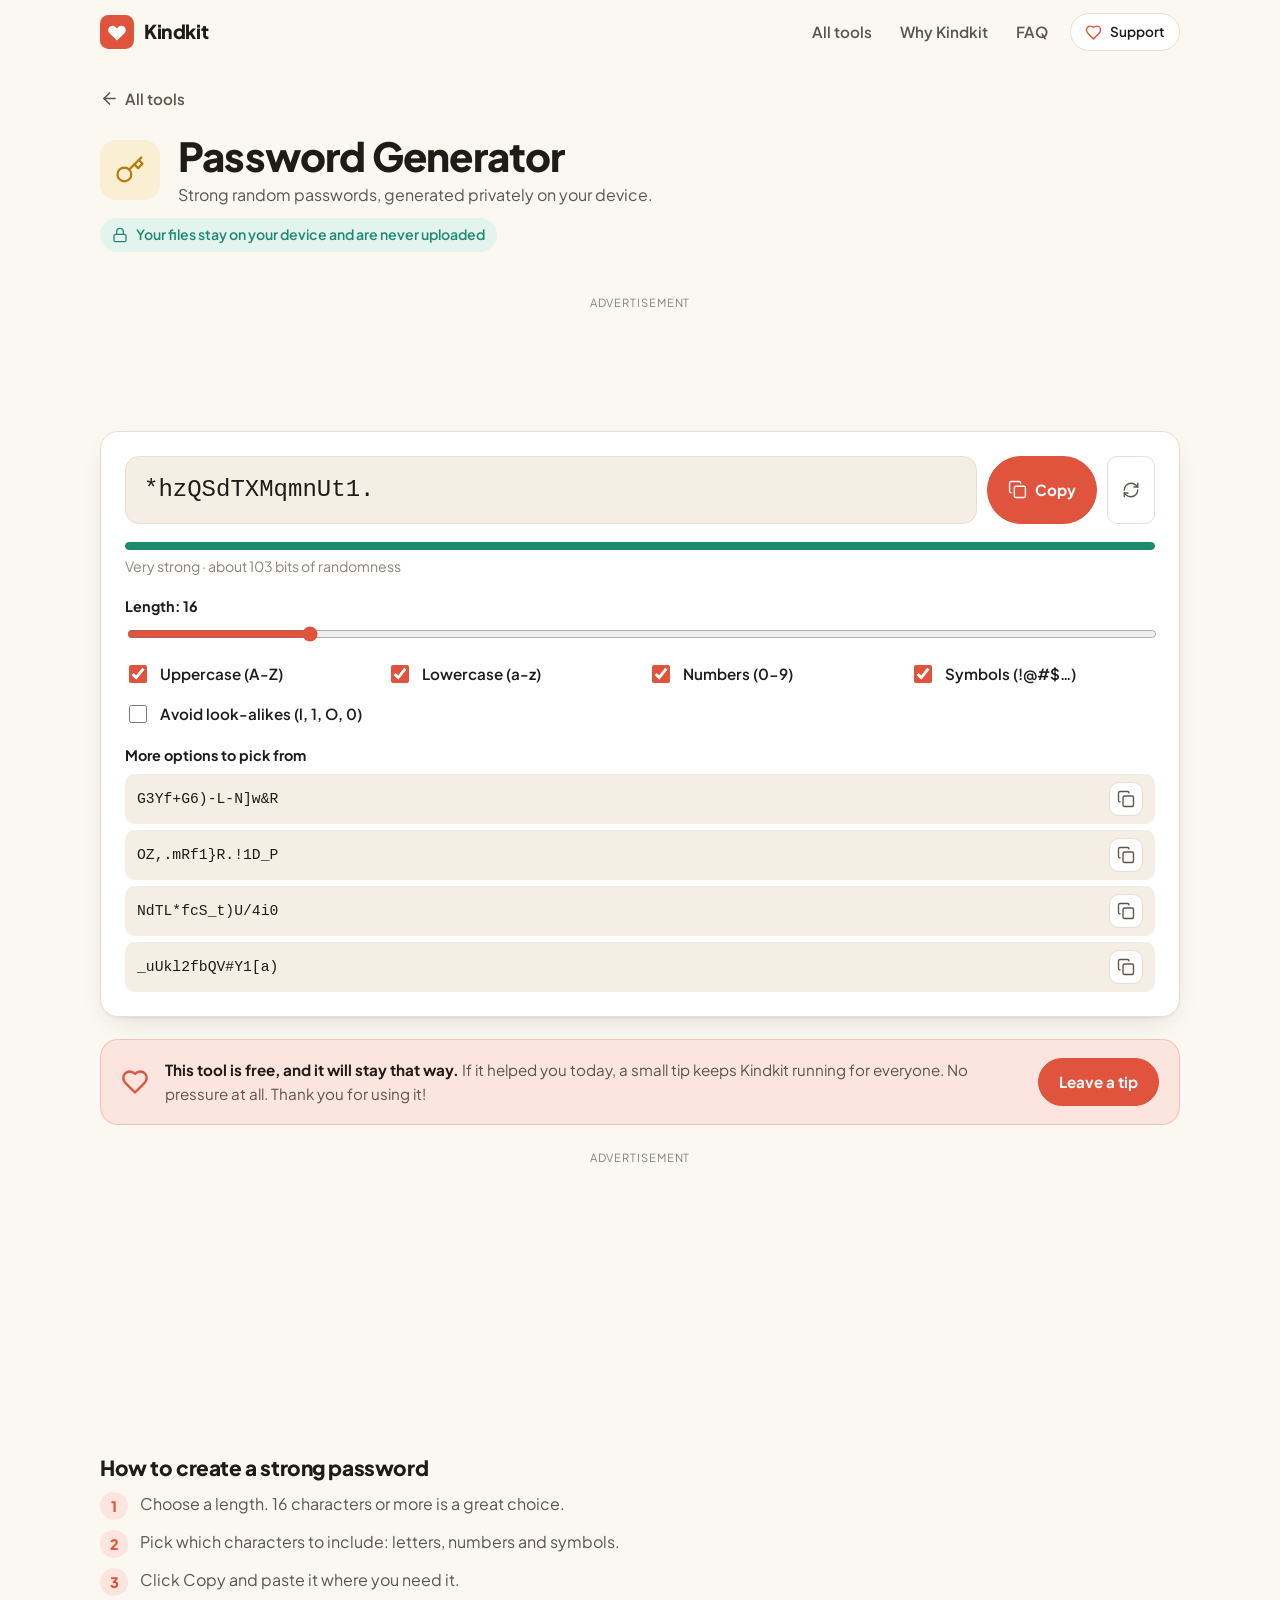
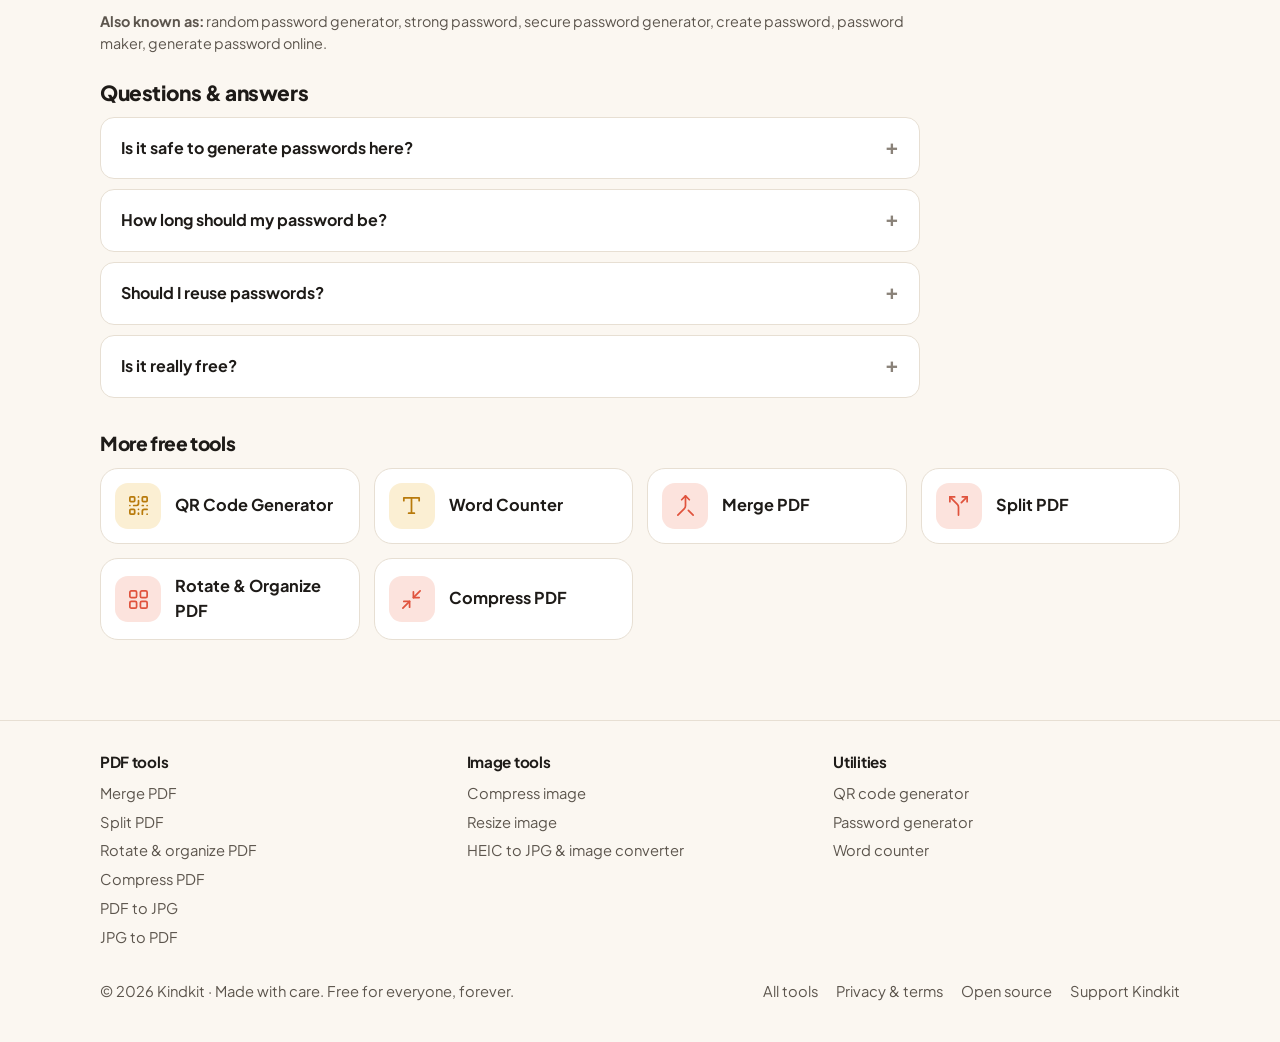
<file: password-generator.html>
<!doctype html>
<html lang="en">
<head>
<meta charset="utf-8">
<meta name="viewport" content="width=device-width, initial-scale=1">
<title>Strong Password Generator – Random &amp; Secure, Free | Kindkit</title>
<meta name="description" content="Generate strong, random passwords instantly on your device. Choose length, symbols and numbers. Nothing is sent or stored.">
<meta name="keywords" content="password generator, random password generator, strong password, secure password generator, create password, password maker, generate password online, free, online, no sign up, no upload, kindkit">
<link rel="canonical" href="https://repo-cdf.github.io/kindkit/password-generator.html">
<meta name="theme-color" content="#FBF7F1" media="(prefers-color-scheme: light)">
<meta name="theme-color" content="#15130F" media="(prefers-color-scheme: dark)">
<meta property="og:type" content="website">
<meta property="og:site_name" content="Kindkit">
<meta property="og:title" content="Strong Password Generator – Random &amp; Secure, Free | Kindkit">
<meta property="og:description" content="Generate strong, random passwords instantly on your device. Choose length, symbols and numbers. Nothing is sent or stored.">
<meta property="og:url" content="https://repo-cdf.github.io/kindkit/password-generator.html">
<meta property="og:image" content="https://repo-cdf.github.io/kindkit/og-image.png">
<meta property="og:image:width" content="1200">
<meta property="og:image:height" content="630">
<meta name="twitter:card" content="summary_large_image">
<link rel="icon" href="favicon.svg" type="image/svg+xml">
<link rel="preconnect" href="https://fonts.googleapis.com">
<link rel="preconnect" href="https://fonts.gstatic.com" crossorigin>
<link href="https://fonts.googleapis.com/css2?family=Plus+Jakarta+Sans:wght@400;500;600;700;800&display=swap" rel="stylesheet">
<link rel="stylesheet" href="style.css">
<script type="application/ld+json">
[
 {
  "@context": "https://schema.org",
  "@type": "WebApplication",
  "name": "Password Generator – Kindkit",
  "url": "https://repo-cdf.github.io/kindkit/password-generator.html",
  "applicationCategory": "UtilitiesApplication",
  "operatingSystem": "Any",
  "description": "Generate strong, random passwords instantly on your device. Choose length, symbols and numbers. Nothing is sent or stored.",
  "offers": {
   "@type": "Offer",
   "price": "0",
   "priceCurrency": "USD"
  }
 },
 {
  "@context": "https://schema.org",
  "@type": "FAQPage",
  "mainEntity": [
   {
    "@type": "Question",
    "name": "Is it safe to generate passwords here?",
    "acceptedAnswer": {
     "@type": "Answer",
     "text": "Yes. Passwords are made on your device using your browser’s secure random generator. They are never sent anywhere or stored."
    }
   },
   {
    "@type": "Question",
    "name": "How long should my password be?",
    "acceptedAnswer": {
     "@type": "Answer",
     "text": "At least 12 characters, and 16 or more for important accounts like email and banking."
    }
   },
   {
    "@type": "Question",
    "name": "Should I reuse passwords?",
    "acceptedAnswer": {
     "@type": "Answer",
     "text": "No. Use a different password for every site, and a password manager to remember them."
    }
   }
  ]
 }
]
</script>
<script src="app.js" defer></script>
<script src="tools.js" defer></script>
</head>
<body data-tool="password-generator">
<a class="skip" href="#main">Skip to content</a>

<header class="topbar">
  <div class="wrap topbar-in">
    <a class="brand" href="./" aria-label="Kindkit home">
      <img class="logo" src="favicon.svg" alt="" width="34" height="34">
      <span>Kindkit</span>
    </a>
    <nav class="nav" aria-label="Main">
      <a class="navlink" href="./#tools">All tools</a>
      <a class="navlink" href="./#why">Why Kindkit</a>
      <a class="navlink" href="./#faq">FAQ</a>
      <a class="btn small heart" href="./#support"><svg class="ic" viewBox="0 0 24 24" fill="none" stroke="currentColor" stroke-width="2" stroke-linecap="round" stroke-linejoin="round" aria-hidden="true"><path d="M19 14c1.49-1.46 3-3.21 3-5.5A5.5 5.5 0 0 0 16.5 3c-1.76 0-3 .5-4.5 2-1.5-1.5-2.74-2-4.5-2A5.5 5.5 0 0 0 2 8.5c0 2.3 1.5 4.05 3 5.5l7 7Z"/></svg><span>Support</span></a>
    </nav>
  </div>
</header>

<main id="main">
  <!-- ================= TOOL ================= -->
  <div id="view-tool" class="view">
    <div class="wrap tool-wrap">
      <a class="back" href="./#tools"><svg class="ic" viewBox="0 0 24 24" fill="none" stroke="currentColor" stroke-width="2" stroke-linecap="round" stroke-linejoin="round" aria-hidden="true"><path d="m12 19-7-7 7-7"/><path d="M19 12H5"/></svg>All tools</a>
      <div class="tool-head">
        <span id="tool-icon" class="tool-ic big"></span>
        <div>
          <h1 id="tool-title">Password Generator</h1>
          <p id="tool-desc">Strong random passwords, generated privately on your device.</p>
        </div>
      </div>
      <p class="privacy-note"><svg class="ic" viewBox="0 0 24 24" fill="none" stroke="currentColor" stroke-width="2" stroke-linecap="round" stroke-linejoin="round" aria-hidden="true"><rect width="18" height="11" x="3" y="11" rx="2" ry="2"/><path d="M7 11V7a5 5 0 0 1 10 0v4"/></svg>Your files stay on your device and are never uploaded</p>

      <div class="ad-slot" data-slot="toolTop" hidden>
        <div class="ad-custom"><!-- Paste ad code from any ad network here --></div>
      </div>

      <div id="tool-body" class="tool-body"></div>

      <aside class="mini-support">
        <svg class="ic" viewBox="0 0 24 24" fill="none" stroke="currentColor" stroke-width="2" stroke-linecap="round" stroke-linejoin="round" aria-hidden="true"><path d="M19 14c1.49-1.46 3-3.21 3-5.5A5.5 5.5 0 0 0 16.5 3c-1.76 0-3 .5-4.5 2-1.5-1.5-2.74-2-4.5-2A5.5 5.5 0 0 0 2 8.5c0 2.3 1.5 4.05 3 5.5l7 7Z"/></svg>
        <p><strong>This tool is free, and it will stay that way.</strong> If it helped you today, a small tip keeps Kindkit running for everyone. No pressure at all. Thank you for using it!</p>
        <a class="btn primary heart" data-donate href="#"><span>Leave a tip</span></a>
      </aside>

      <div class="ad-slot" data-slot="toolBottom" hidden>
        <div class="ad-custom"><!-- Paste ad code from any ad network here --></div>
      </div>

      <section class="seo-copy">
        <h2>How to create a strong password</h2>
        <ol class="steps"><li>Choose a length. 16 characters or more is a great choice.</li><li>Pick which characters to include: letters, numbers and symbols.</li><li>Click Copy and paste it where you need it.</li></ol>
        <p class="also"><strong>Also known as:</strong> random password generator, strong password, secure password generator, create password, password maker, generate password online.</p>
        <h2>Questions &amp; answers</h2>
        <div class="faq-list"><details><summary>Is it safe to generate passwords here?</summary><p>Yes. Passwords are made on your device using your browser’s secure random generator. They are never sent anywhere or stored.</p></details><details><summary>How long should my password be?</summary><p>At least 12 characters, and 16 or more for important accounts like email and banking.</p></details><details><summary>Should I reuse passwords?</summary><p>No. Use a different password for every site, and a password manager to remember them.</p></details><details><summary>Is it really free?</summary><p>Yes. Every Kindkit tool is free with no limits, no watermarks and no sign-up. There is no paid version.</p></details></div>
      </section>

      <h2 class="related-title">More free tools</h2>
      <div id="related" class="grid small"></div>
    </div>
  </div>

</main>

<footer class="footer">
  <div class="wrap footer-tools">
    <div><h3>PDF tools</h3><a href="merge-pdf.html">Merge PDF</a><a href="split-pdf.html">Split PDF</a><a href="organize-pdf.html">Rotate &amp; organize PDF</a><a href="compress-pdf.html">Compress PDF</a><a href="pdf-to-jpg.html">PDF to JPG</a><a href="images-to-pdf.html">JPG to PDF</a></div>
    <div><h3>Image tools</h3><a href="compress-image.html">Compress image</a><a href="resize-image.html">Resize image</a><a href="convert-image.html">HEIC to JPG &amp; image converter</a></div>
    <div><h3>Utilities</h3><a href="qr-code.html">QR code generator</a><a href="password-generator.html">Password generator</a><a href="word-counter.html">Word counter</a></div>
  </div>
  <div class="wrap footer-in">
    <p>© <span id="year">2026</span> Kindkit · Made with care. Free for everyone, forever.</p>
    <nav aria-label="Footer">
      <a href="./#tools">All tools</a>
      <a href="privacy.html">Privacy &amp; terms</a>
      <a href="#" data-repo target="_blank" rel="noopener">Open source</a>
      <a href="./#support">Support Kindkit</a>
    </nav>
  </div>
</footer>

<div id="toast" role="status" aria-live="polite"></div>
</body>
</html>
</file>
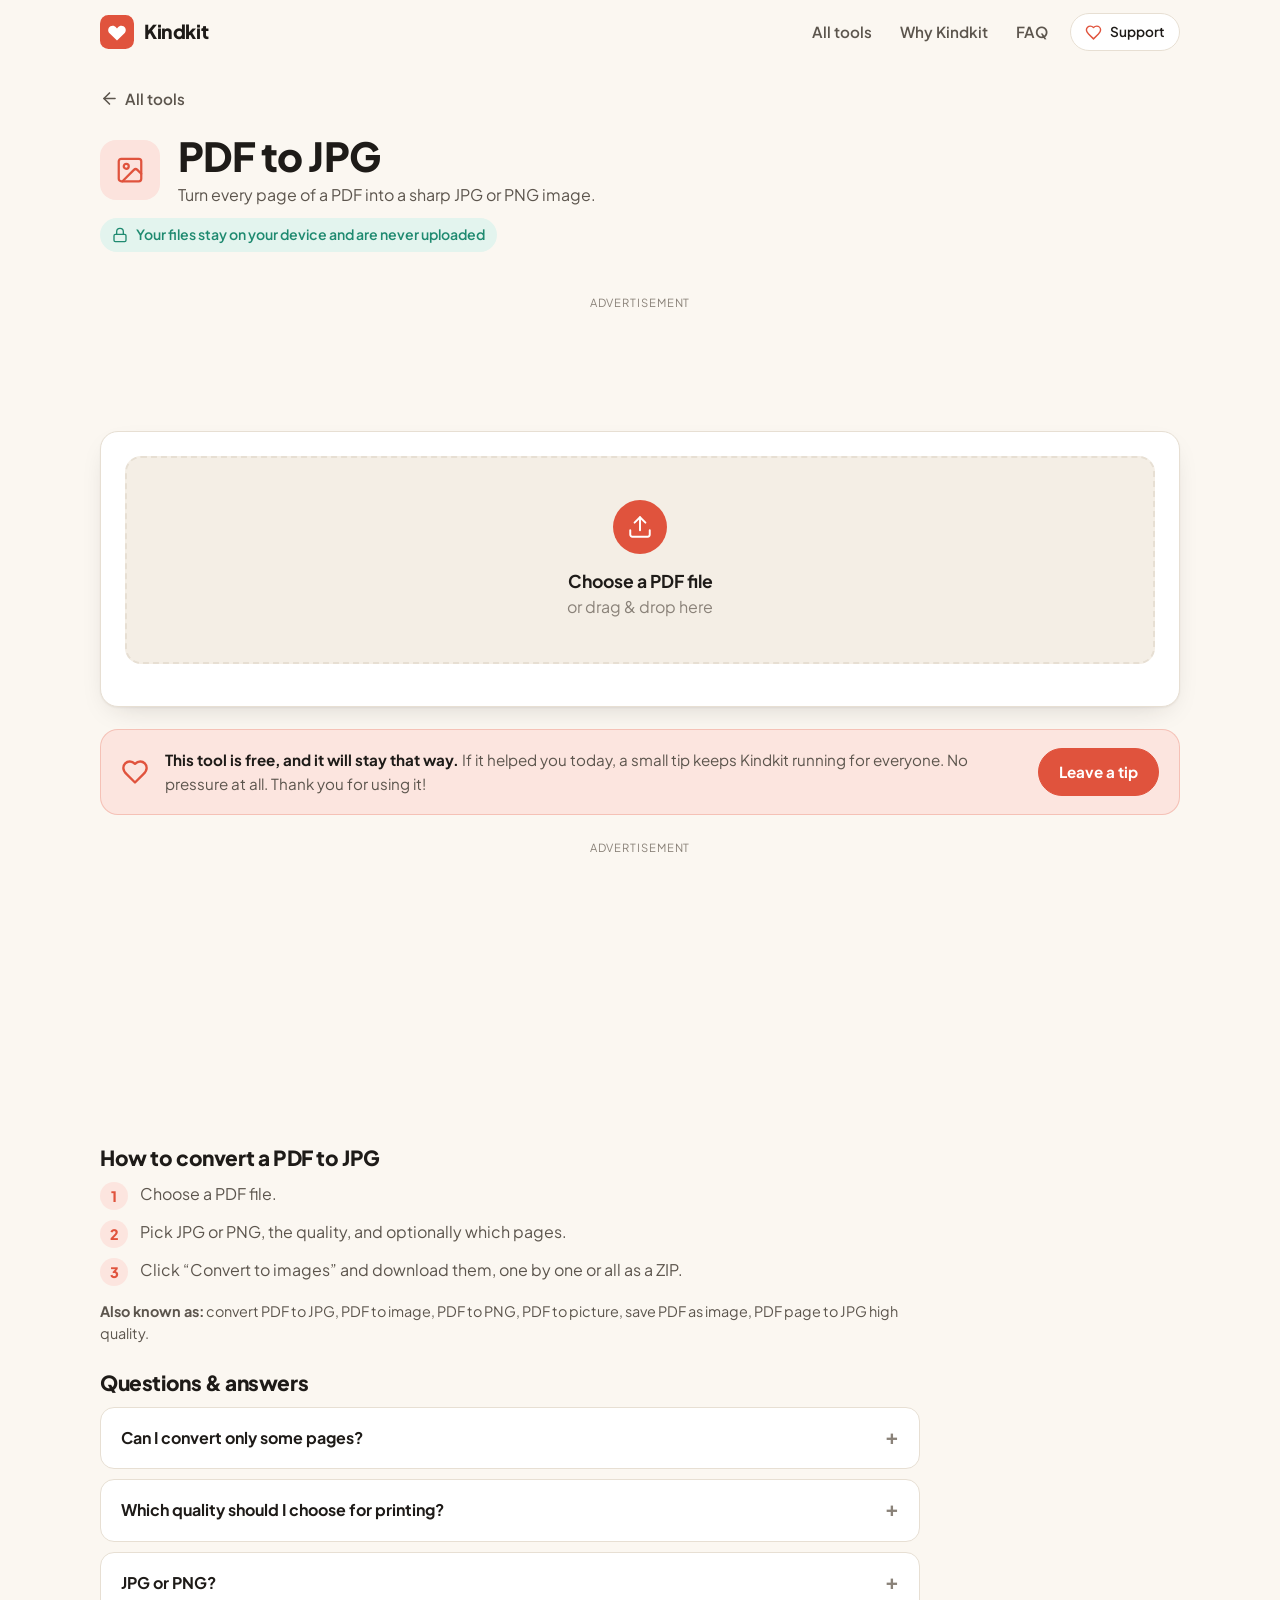
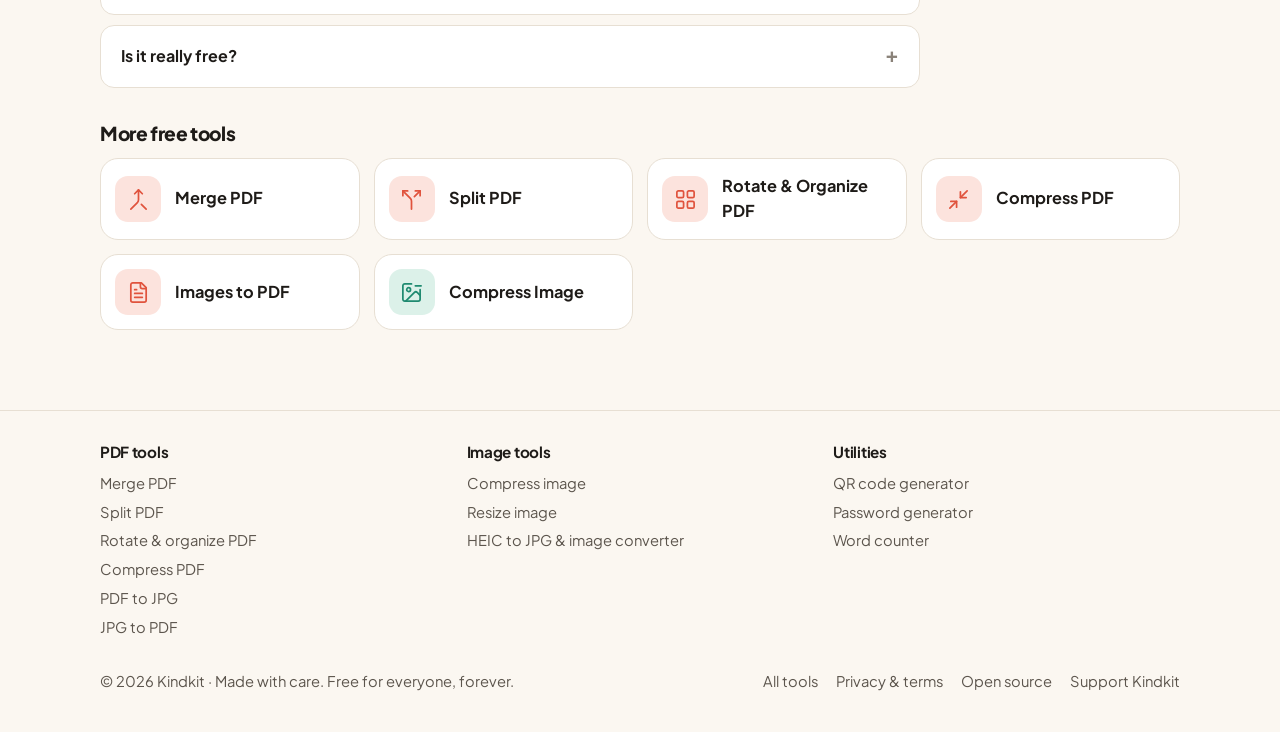
<file: pdf-to-jpg.html>
<!doctype html>
<html lang="en">
<head>
<meta charset="utf-8">
<meta name="viewport" content="width=device-width, initial-scale=1">
<title>PDF to JPG Converter Online Free – High Quality Images | Kindkit</title>
<meta name="description" content="Convert PDF pages to JPG or PNG images in high quality, up to 300 dpi. Free, no sign-up, no upload.">
<meta name="keywords" content="pdf to jpg, convert pdf to jpg, pdf to image, pdf to png, pdf to picture, save pdf as image, pdf page to jpg high quality, free, online, no sign up, no upload, kindkit">
<link rel="canonical" href="https://repo-cdf.github.io/kindkit/pdf-to-jpg.html">
<meta name="theme-color" content="#FBF7F1" media="(prefers-color-scheme: light)">
<meta name="theme-color" content="#15130F" media="(prefers-color-scheme: dark)">
<meta property="og:type" content="website">
<meta property="og:site_name" content="Kindkit">
<meta property="og:title" content="PDF to JPG Converter Online Free – High Quality Images | Kindkit">
<meta property="og:description" content="Convert PDF pages to JPG or PNG images in high quality, up to 300 dpi. Free, no sign-up, no upload.">
<meta property="og:url" content="https://repo-cdf.github.io/kindkit/pdf-to-jpg.html">
<meta property="og:image" content="https://repo-cdf.github.io/kindkit/og-image.png">
<meta property="og:image:width" content="1200">
<meta property="og:image:height" content="630">
<meta name="twitter:card" content="summary_large_image">
<link rel="icon" href="favicon.svg" type="image/svg+xml">
<link rel="preconnect" href="https://fonts.googleapis.com">
<link rel="preconnect" href="https://fonts.gstatic.com" crossorigin>
<link href="https://fonts.googleapis.com/css2?family=Plus+Jakarta+Sans:wght@400;500;600;700;800&display=swap" rel="stylesheet">
<link rel="stylesheet" href="style.css">
<script type="application/ld+json">
[
 {
  "@context": "https://schema.org",
  "@type": "WebApplication",
  "name": "PDF to JPG – Kindkit",
  "url": "https://repo-cdf.github.io/kindkit/pdf-to-jpg.html",
  "applicationCategory": "UtilitiesApplication",
  "operatingSystem": "Any",
  "description": "Convert PDF pages to JPG or PNG images in high quality, up to 300 dpi. Free, no sign-up, no upload.",
  "offers": {
   "@type": "Offer",
   "price": "0",
   "priceCurrency": "USD"
  }
 },
 {
  "@context": "https://schema.org",
  "@type": "FAQPage",
  "mainEntity": [
   {
    "@type": "Question",
    "name": "Can I convert only some pages?",
    "acceptedAnswer": {
     "@type": "Answer",
     "text": "Yes. Type page numbers like 1-3, 5, or leave it empty to convert every page."
    }
   },
   {
    "@type": "Question",
    "name": "Which quality should I choose for printing?",
    "acceptedAnswer": {
     "@type": "Answer",
     "text": "Choose “Print (300 dpi)” for printing. “High (150 dpi)” is great for screens and sharing."
    }
   },
   {
    "@type": "Question",
    "name": "JPG or PNG?",
    "acceptedAnswer": {
     "@type": "Answer",
     "text": "JPG files are smaller and great for photos. PNG keeps text and lines perfectly sharp."
    }
   }
  ]
 }
]
</script>
<script src="app.js" defer></script>
<script src="tools.js" defer></script>
</head>
<body data-tool="pdf-to-jpg">
<a class="skip" href="#main">Skip to content</a>

<header class="topbar">
  <div class="wrap topbar-in">
    <a class="brand" href="./" aria-label="Kindkit home">
      <img class="logo" src="favicon.svg" alt="" width="34" height="34">
      <span>Kindkit</span>
    </a>
    <nav class="nav" aria-label="Main">
      <a class="navlink" href="./#tools">All tools</a>
      <a class="navlink" href="./#why">Why Kindkit</a>
      <a class="navlink" href="./#faq">FAQ</a>
      <a class="btn small heart" href="./#support"><svg class="ic" viewBox="0 0 24 24" fill="none" stroke="currentColor" stroke-width="2" stroke-linecap="round" stroke-linejoin="round" aria-hidden="true"><path d="M19 14c1.49-1.46 3-3.21 3-5.5A5.5 5.5 0 0 0 16.5 3c-1.76 0-3 .5-4.5 2-1.5-1.5-2.74-2-4.5-2A5.5 5.5 0 0 0 2 8.5c0 2.3 1.5 4.05 3 5.5l7 7Z"/></svg><span>Support</span></a>
    </nav>
  </div>
</header>

<main id="main">
  <!-- ================= TOOL ================= -->
  <div id="view-tool" class="view">
    <div class="wrap tool-wrap">
      <a class="back" href="./#tools"><svg class="ic" viewBox="0 0 24 24" fill="none" stroke="currentColor" stroke-width="2" stroke-linecap="round" stroke-linejoin="round" aria-hidden="true"><path d="m12 19-7-7 7-7"/><path d="M19 12H5"/></svg>All tools</a>
      <div class="tool-head">
        <span id="tool-icon" class="tool-ic big"></span>
        <div>
          <h1 id="tool-title">PDF to JPG</h1>
          <p id="tool-desc">Turn every page of a PDF into a sharp JPG or PNG image.</p>
        </div>
      </div>
      <p class="privacy-note"><svg class="ic" viewBox="0 0 24 24" fill="none" stroke="currentColor" stroke-width="2" stroke-linecap="round" stroke-linejoin="round" aria-hidden="true"><rect width="18" height="11" x="3" y="11" rx="2" ry="2"/><path d="M7 11V7a5 5 0 0 1 10 0v4"/></svg>Your files stay on your device and are never uploaded</p>

      <div class="ad-slot" data-slot="toolTop" hidden>
        <div class="ad-custom"><!-- Paste ad code from any ad network here --></div>
      </div>

      <div id="tool-body" class="tool-body"></div>

      <aside class="mini-support">
        <svg class="ic" viewBox="0 0 24 24" fill="none" stroke="currentColor" stroke-width="2" stroke-linecap="round" stroke-linejoin="round" aria-hidden="true"><path d="M19 14c1.49-1.46 3-3.21 3-5.5A5.5 5.5 0 0 0 16.5 3c-1.76 0-3 .5-4.5 2-1.5-1.5-2.74-2-4.5-2A5.5 5.5 0 0 0 2 8.5c0 2.3 1.5 4.05 3 5.5l7 7Z"/></svg>
        <p><strong>This tool is free, and it will stay that way.</strong> If it helped you today, a small tip keeps Kindkit running for everyone. No pressure at all. Thank you for using it!</p>
        <a class="btn primary heart" data-donate href="#"><span>Leave a tip</span></a>
      </aside>

      <div class="ad-slot" data-slot="toolBottom" hidden>
        <div class="ad-custom"><!-- Paste ad code from any ad network here --></div>
      </div>

      <section class="seo-copy">
        <h2>How to convert a PDF to JPG</h2>
        <ol class="steps"><li>Choose a PDF file.</li><li>Pick JPG or PNG, the quality, and optionally which pages.</li><li>Click “Convert to images” and download them, one by one or all as a ZIP.</li></ol>
        <p class="also"><strong>Also known as:</strong> convert PDF to JPG, PDF to image, PDF to PNG, PDF to picture, save PDF as image, PDF page to JPG high quality.</p>
        <h2>Questions &amp; answers</h2>
        <div class="faq-list"><details><summary>Can I convert only some pages?</summary><p>Yes. Type page numbers like 1-3, 5, or leave it empty to convert every page.</p></details><details><summary>Which quality should I choose for printing?</summary><p>Choose “Print (300 dpi)” for printing. “High (150 dpi)” is great for screens and sharing.</p></details><details><summary>JPG or PNG?</summary><p>JPG files are smaller and great for photos. PNG keeps text and lines perfectly sharp.</p></details><details><summary>Is it really free?</summary><p>Yes. Every Kindkit tool is free with no limits, no watermarks and no sign-up. There is no paid version.</p></details></div>
      </section>

      <h2 class="related-title">More free tools</h2>
      <div id="related" class="grid small"></div>
    </div>
  </div>

</main>

<footer class="footer">
  <div class="wrap footer-tools">
    <div><h3>PDF tools</h3><a href="merge-pdf.html">Merge PDF</a><a href="split-pdf.html">Split PDF</a><a href="organize-pdf.html">Rotate &amp; organize PDF</a><a href="compress-pdf.html">Compress PDF</a><a href="pdf-to-jpg.html">PDF to JPG</a><a href="images-to-pdf.html">JPG to PDF</a></div>
    <div><h3>Image tools</h3><a href="compress-image.html">Compress image</a><a href="resize-image.html">Resize image</a><a href="convert-image.html">HEIC to JPG &amp; image converter</a></div>
    <div><h3>Utilities</h3><a href="qr-code.html">QR code generator</a><a href="password-generator.html">Password generator</a><a href="word-counter.html">Word counter</a></div>
  </div>
  <div class="wrap footer-in">
    <p>© <span id="year">2026</span> Kindkit · Made with care. Free for everyone, forever.</p>
    <nav aria-label="Footer">
      <a href="./#tools">All tools</a>
      <a href="privacy.html">Privacy &amp; terms</a>
      <a href="#" data-repo target="_blank" rel="noopener">Open source</a>
      <a href="./#support">Support Kindkit</a>
    </nav>
  </div>
</footer>

<div id="toast" role="status" aria-live="polite"></div>
</body>
</html>
</file>
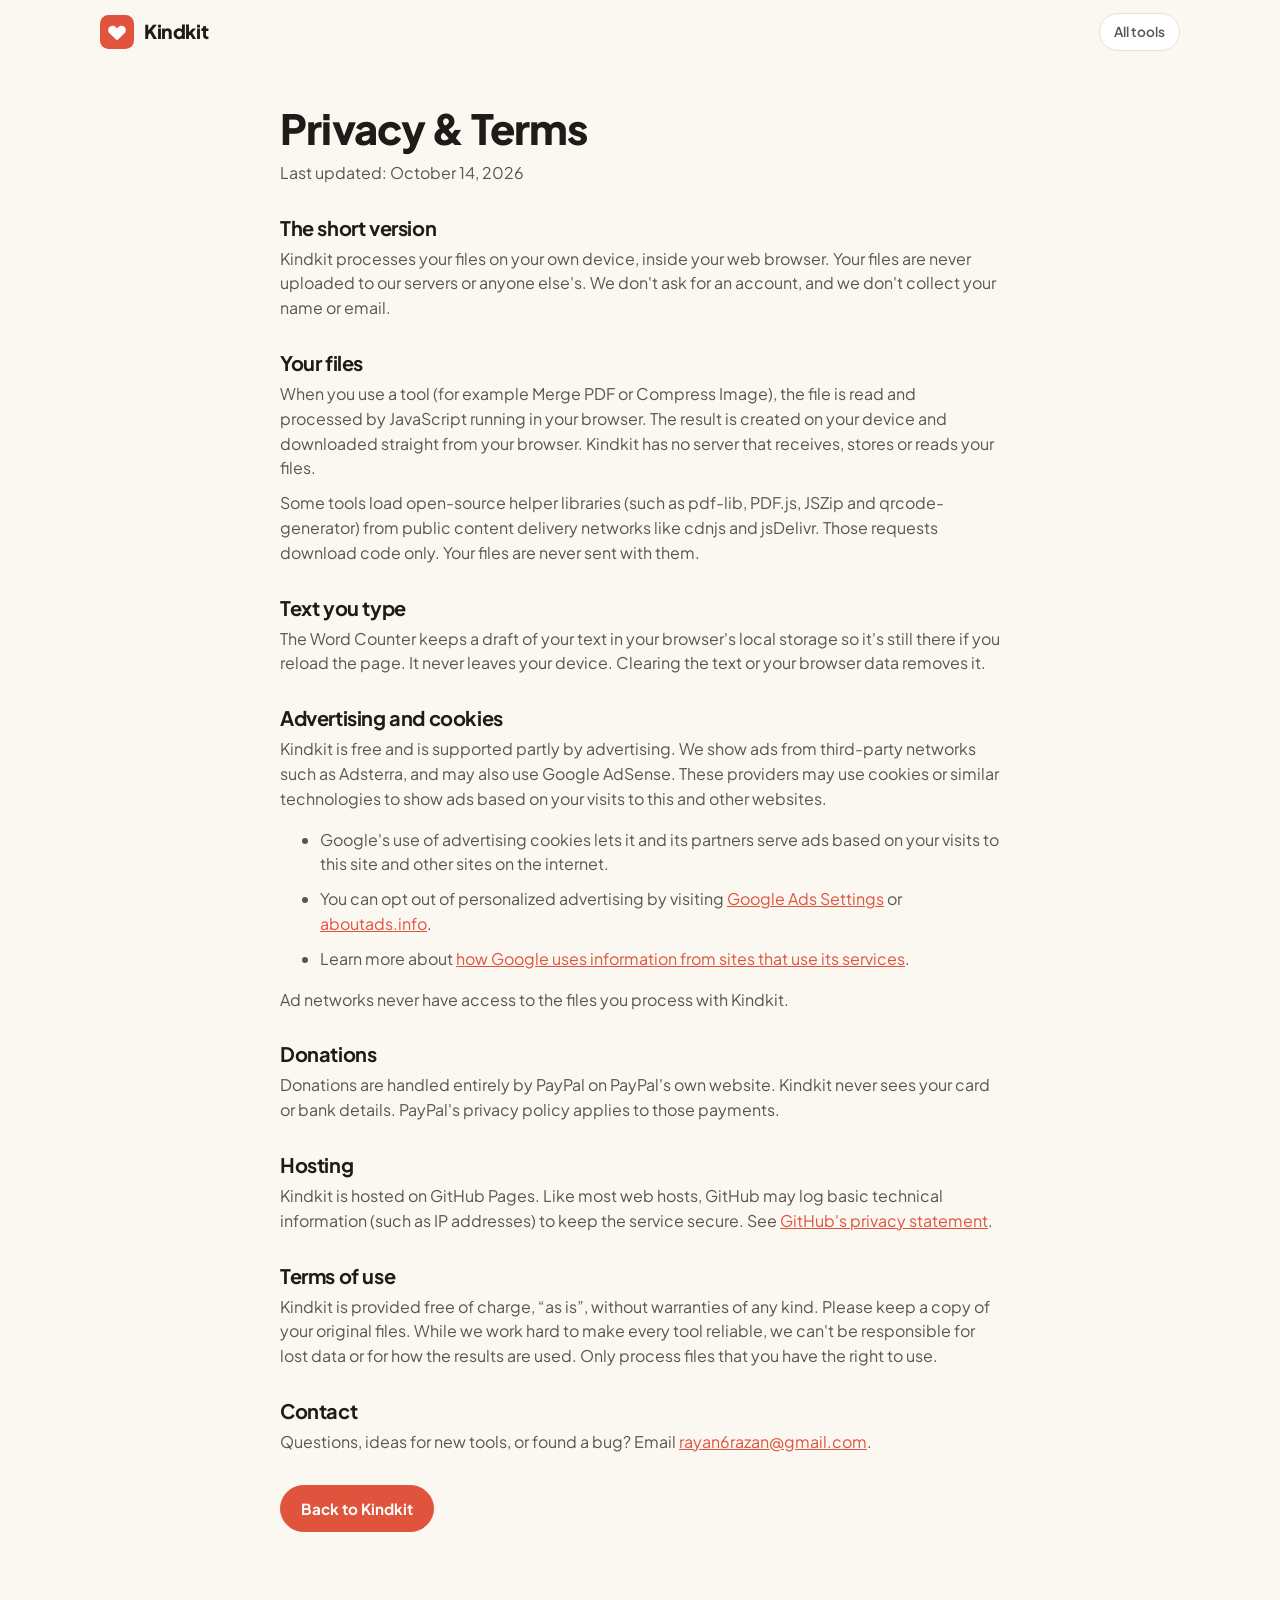
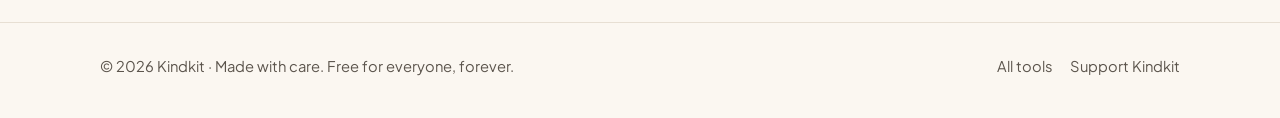
<file: privacy.html>
<!doctype html>
<html lang="en">
<head>
<meta charset="utf-8">
<meta name="viewport" content="width=device-width, initial-scale=1">
<title>Privacy &amp; Terms — Kindkit</title>
<meta name="description" content="Kindkit's privacy policy and terms of use. Your files are processed on your device and never uploaded.">
<link rel="canonical" href="https://repo-cdf.github.io/kindkit/privacy.html">
<link rel="icon" href="favicon.svg" type="image/svg+xml">
<link rel="preconnect" href="https://fonts.googleapis.com">
<link rel="preconnect" href="https://fonts.gstatic.com" crossorigin>
<link href="https://fonts.googleapis.com/css2?family=Plus+Jakarta+Sans:wght@400;500;600;700;800&display=swap" rel="stylesheet">
<link rel="stylesheet" href="style.css">
</head>
<body>
<header class="topbar">
  <div class="wrap topbar-in">
    <a class="brand" href="./"><img class="logo" src="favicon.svg" alt="" width="34" height="34"><span>Kindkit</span></a>
    <nav class="nav"><a class="btn small" href="./#tools">All tools</a></nav>
  </div>
</header>
<main class="wrap legal">
  <h1>Privacy &amp; Terms</h1>
  <p class="muted">Last updated: October 14, 2026</p>

  <h2>The short version</h2>
  <p>Kindkit processes your files on your own device, inside your web browser. Your files are never uploaded to our servers or anyone else's. We don't ask for an account, and we don't collect your name or email.</p>

  <h2>Your files</h2>
  <p>When you use a tool (for example Merge PDF or Compress Image), the file is read and processed by JavaScript running in your browser. The result is created on your device and downloaded straight from your browser. Kindkit has no server that receives, stores or reads your files.</p>
  <p>Some tools load open-source helper libraries (such as pdf-lib, PDF.js, JSZip and qrcode-generator) from public content delivery networks like cdnjs and jsDelivr. Those requests download code only. Your files are never sent with them.</p>

  <h2>Text you type</h2>
  <p>The Word Counter keeps a draft of your text in your browser's local storage so it's still there if you reload the page. It never leaves your device. Clearing the text or your browser data removes it.</p>

  <h2>Advertising and cookies</h2>
  <p>Kindkit is free and is supported partly by advertising. We show ads from third-party networks such as Adsterra, and may also use Google AdSense. These providers may use cookies or similar technologies to show ads based on your visits to this and other websites.</p>
  <ul>
    <li>Google's use of advertising cookies lets it and its partners serve ads based on your visits to this site and other sites on the internet.</li>
    <li>You can opt out of personalized advertising by visiting <a href="https://www.google.com/settings/ads" target="_blank" rel="noopener">Google Ads Settings</a> or <a href="https://www.aboutads.info/choices/" target="_blank" rel="noopener">aboutads.info</a>.</li>
    <li>Learn more about <a href="https://policies.google.com/technologies/partner-sites" target="_blank" rel="noopener">how Google uses information from sites that use its services</a>.</li>
  </ul>
  <p>Ad networks never have access to the files you process with Kindkit.</p>

  <h2>Donations</h2>
  <p>Donations are handled entirely by PayPal on PayPal's own website. Kindkit never sees your card or bank details. PayPal's privacy policy applies to those payments.</p>

  <h2>Hosting</h2>
  <p>Kindkit is hosted on GitHub Pages. Like most web hosts, GitHub may log basic technical information (such as IP addresses) to keep the service secure. See <a href="https://docs.github.com/en/site-policy/privacy-policies/github-general-privacy-statement" target="_blank" rel="noopener">GitHub's privacy statement</a>.</p>

  <h2>Terms of use</h2>
  <p>Kindkit is provided free of charge, “as is”, without warranties of any kind. Please keep a copy of your original files. While we work hard to make every tool reliable, we can't be responsible for lost data or for how the results are used. Only process files that you have the right to use.</p>

  <h2>Contact</h2>
  <p>Questions, ideas for new tools, or found a bug? Email <a href="mailto:rayan6razan@gmail.com">rayan6razan@gmail.com</a>.</p>

  <p style="margin-top:30px"><a class="btn primary" href="./">Back to Kindkit</a></p>
</main>
<footer class="footer">
  <div class="wrap footer-in">
    <p>© 2026 Kindkit · Made with care. Free for everyone, forever.</p>
    <nav><a href="./#tools">All tools</a><a href="./#support">Support Kindkit</a></nav>
  </div>
</footer>
</body>
</html>
</file>
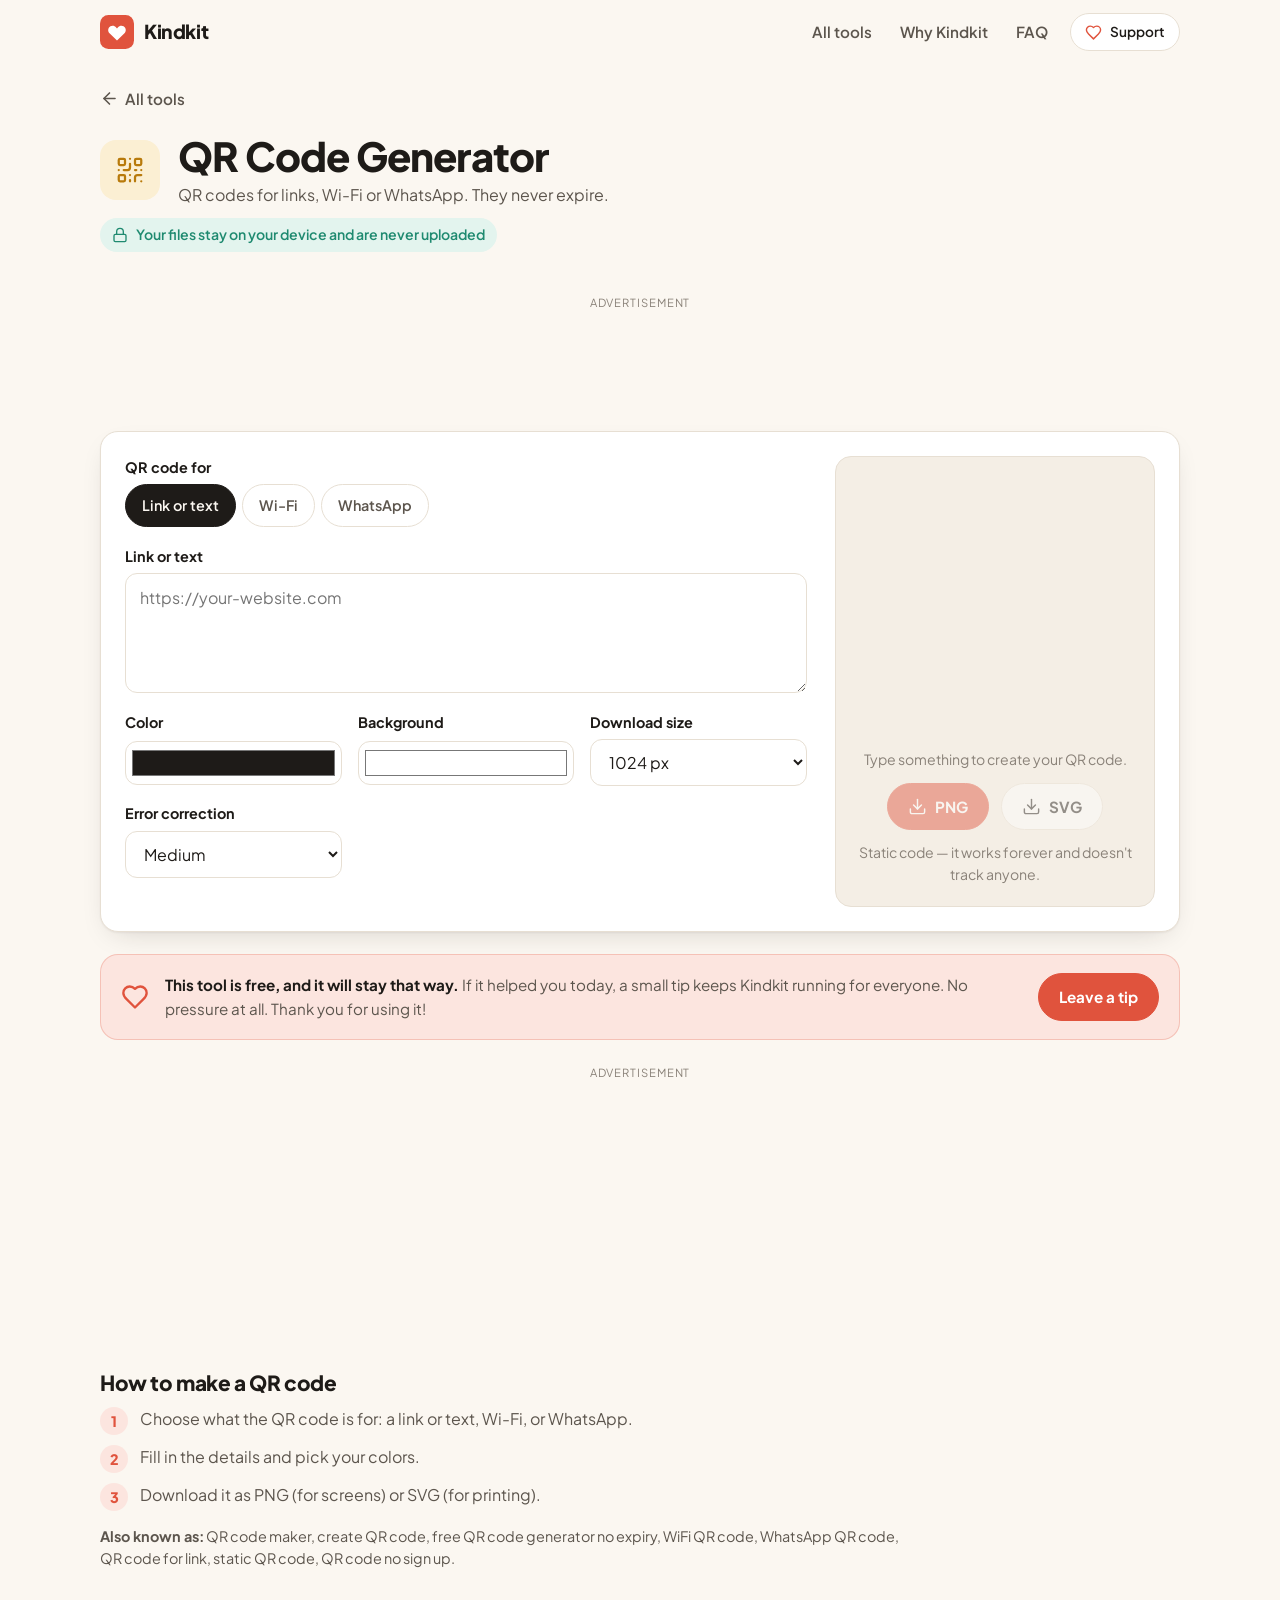
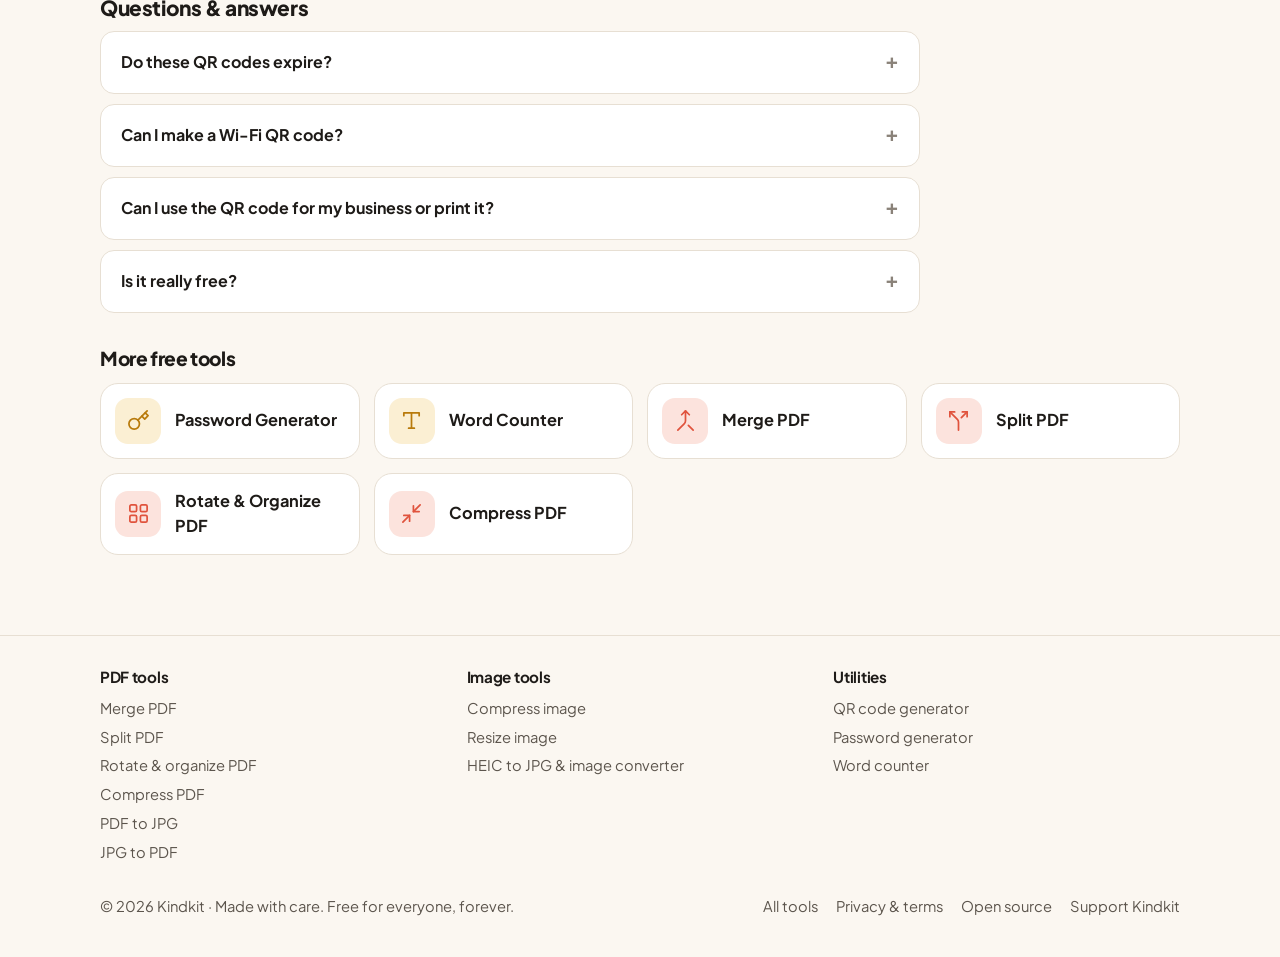
<file: qr-code.html>
<!doctype html>
<html lang="en">
<head>
<meta charset="utf-8">
<meta name="viewport" content="width=device-width, initial-scale=1">
<title>Free QR Code Generator – No Expiry, No Sign-up (Wi-Fi, WhatsApp) | Kindkit</title>
<meta name="description" content="Create QR codes for links, text, Wi-Fi and WhatsApp that never expire. Custom colors, PNG and SVG download. Free, no sign-up, no tracking.">
<meta name="keywords" content="qr code generator, qr code maker, create qr code, free qr code generator no expiry, wifi qr code, whatsapp qr code, qr code for link, static qr code, qr code no sign up, free, online, no sign up, no upload, kindkit">
<link rel="canonical" href="https://repo-cdf.github.io/kindkit/qr-code.html">
<meta name="theme-color" content="#FBF7F1" media="(prefers-color-scheme: light)">
<meta name="theme-color" content="#15130F" media="(prefers-color-scheme: dark)">
<meta property="og:type" content="website">
<meta property="og:site_name" content="Kindkit">
<meta property="og:title" content="Free QR Code Generator – No Expiry, No Sign-up (Wi-Fi, WhatsApp) | Kindkit">
<meta property="og:description" content="Create QR codes for links, text, Wi-Fi and WhatsApp that never expire. Custom colors, PNG and SVG download. Free, no sign-up, no tracking.">
<meta property="og:url" content="https://repo-cdf.github.io/kindkit/qr-code.html">
<meta property="og:image" content="https://repo-cdf.github.io/kindkit/og-image.png">
<meta property="og:image:width" content="1200">
<meta property="og:image:height" content="630">
<meta name="twitter:card" content="summary_large_image">
<link rel="icon" href="favicon.svg" type="image/svg+xml">
<link rel="preconnect" href="https://fonts.googleapis.com">
<link rel="preconnect" href="https://fonts.gstatic.com" crossorigin>
<link href="https://fonts.googleapis.com/css2?family=Plus+Jakarta+Sans:wght@400;500;600;700;800&display=swap" rel="stylesheet">
<link rel="stylesheet" href="style.css">
<script type="application/ld+json">
[
 {
  "@context": "https://schema.org",
  "@type": "WebApplication",
  "name": "QR Code Generator – Kindkit",
  "url": "https://repo-cdf.github.io/kindkit/qr-code.html",
  "applicationCategory": "UtilitiesApplication",
  "operatingSystem": "Any",
  "description": "Create QR codes for links, text, Wi-Fi and WhatsApp that never expire. Custom colors, PNG and SVG download. Free, no sign-up, no tracking.",
  "offers": {
   "@type": "Offer",
   "price": "0",
   "priceCurrency": "USD"
  }
 },
 {
  "@context": "https://schema.org",
  "@type": "FAQPage",
  "mainEntity": [
   {
    "@type": "Question",
    "name": "Do these QR codes expire?",
    "acceptedAnswer": {
     "@type": "Answer",
     "text": "Never. They’re static codes that contain your link directly, with no redirect service that could stop working or charge you later."
    }
   },
   {
    "@type": "Question",
    "name": "Can I make a Wi-Fi QR code?",
    "acceptedAnswer": {
     "@type": "Answer",
     "text": "Yes. Guests scan it and join your Wi-Fi without typing the password."
    }
   },
   {
    "@type": "Question",
    "name": "Can I use the QR code for my business or print it?",
    "acceptedAnswer": {
     "@type": "Answer",
     "text": "Yes, free for any use. Download the SVG for sharp printing at any size."
    }
   }
  ]
 }
]
</script>
<script src="app.js" defer></script>
<script src="tools.js" defer></script>
</head>
<body data-tool="qr-code">
<a class="skip" href="#main">Skip to content</a>

<header class="topbar">
  <div class="wrap topbar-in">
    <a class="brand" href="./" aria-label="Kindkit home">
      <img class="logo" src="favicon.svg" alt="" width="34" height="34">
      <span>Kindkit</span>
    </a>
    <nav class="nav" aria-label="Main">
      <a class="navlink" href="./#tools">All tools</a>
      <a class="navlink" href="./#why">Why Kindkit</a>
      <a class="navlink" href="./#faq">FAQ</a>
      <a class="btn small heart" href="./#support"><svg class="ic" viewBox="0 0 24 24" fill="none" stroke="currentColor" stroke-width="2" stroke-linecap="round" stroke-linejoin="round" aria-hidden="true"><path d="M19 14c1.49-1.46 3-3.21 3-5.5A5.5 5.5 0 0 0 16.5 3c-1.76 0-3 .5-4.5 2-1.5-1.5-2.74-2-4.5-2A5.5 5.5 0 0 0 2 8.5c0 2.3 1.5 4.05 3 5.5l7 7Z"/></svg><span>Support</span></a>
    </nav>
  </div>
</header>

<main id="main">
  <!-- ================= TOOL ================= -->
  <div id="view-tool" class="view">
    <div class="wrap tool-wrap">
      <a class="back" href="./#tools"><svg class="ic" viewBox="0 0 24 24" fill="none" stroke="currentColor" stroke-width="2" stroke-linecap="round" stroke-linejoin="round" aria-hidden="true"><path d="m12 19-7-7 7-7"/><path d="M19 12H5"/></svg>All tools</a>
      <div class="tool-head">
        <span id="tool-icon" class="tool-ic big"></span>
        <div>
          <h1 id="tool-title">QR Code Generator</h1>
          <p id="tool-desc">QR codes for links, Wi-Fi or WhatsApp that never expire.</p>
        </div>
      </div>
      <p class="privacy-note"><svg class="ic" viewBox="0 0 24 24" fill="none" stroke="currentColor" stroke-width="2" stroke-linecap="round" stroke-linejoin="round" aria-hidden="true"><rect width="18" height="11" x="3" y="11" rx="2" ry="2"/><path d="M7 11V7a5 5 0 0 1 10 0v4"/></svg>Your files stay on your device and are never uploaded</p>

      <div class="ad-slot" data-slot="toolTop" hidden>
        <div class="ad-custom"><!-- Paste ad code from any ad network here --></div>
      </div>

      <div id="tool-body" class="tool-body"></div>

      <aside class="mini-support">
        <svg class="ic" viewBox="0 0 24 24" fill="none" stroke="currentColor" stroke-width="2" stroke-linecap="round" stroke-linejoin="round" aria-hidden="true"><path d="M19 14c1.49-1.46 3-3.21 3-5.5A5.5 5.5 0 0 0 16.5 3c-1.76 0-3 .5-4.5 2-1.5-1.5-2.74-2-4.5-2A5.5 5.5 0 0 0 2 8.5c0 2.3 1.5 4.05 3 5.5l7 7Z"/></svg>
        <p><strong>This tool is free, and it will stay that way.</strong> If it helped you today, a small tip keeps Kindkit running for everyone. No pressure at all. Thank you for using it!</p>
        <a class="btn primary heart" data-donate href="#"><span>Leave a tip</span></a>
      </aside>

      <div class="ad-slot" data-slot="toolBottom" hidden>
        <div class="ad-custom"><!-- Paste ad code from any ad network here --></div>
      </div>

      <section class="seo-copy">
        <h2>How to make a QR code</h2>
        <ol class="steps"><li>Choose what the QR code is for: a link or text, Wi-Fi, or WhatsApp.</li><li>Fill in the details and pick your colors.</li><li>Download it as PNG (for screens) or SVG (for printing).</li></ol>
        <p class="also"><strong>Also known as:</strong> QR code maker, create QR code, free QR code generator no expiry, WiFi QR code, WhatsApp QR code, QR code for link, static QR code, QR code no sign up.</p>
        <h2>Questions &amp; answers</h2>
        <div class="faq-list"><details><summary>Do these QR codes expire?</summary><p>Never. They’re static codes that contain your link directly, with no redirect service that could stop working or charge you later.</p></details><details><summary>Can I make a Wi-Fi QR code?</summary><p>Yes. Guests scan it and join your Wi-Fi without typing the password.</p></details><details><summary>Can I use the QR code for my business or print it?</summary><p>Yes, free for any use. Download the SVG for sharp printing at any size.</p></details><details><summary>Is it really free?</summary><p>Yes. Every Kindkit tool is free with no limits, no watermarks and no sign-up. There is no paid version.</p></details></div>
      </section>

      <h2 class="related-title">More free tools</h2>
      <div id="related" class="grid small"></div>
    </div>
  </div>

</main>

<footer class="footer">
  <div class="wrap footer-tools">
    <div><h3>PDF tools</h3><a href="merge-pdf.html">Merge PDF</a><a href="split-pdf.html">Split PDF</a><a href="organize-pdf.html">Rotate &amp; organize PDF</a><a href="compress-pdf.html">Compress PDF</a><a href="pdf-to-jpg.html">PDF to JPG</a><a href="images-to-pdf.html">JPG to PDF</a></div>
    <div><h3>Image tools</h3><a href="compress-image.html">Compress image</a><a href="resize-image.html">Resize image</a><a href="convert-image.html">HEIC to JPG &amp; image converter</a></div>
    <div><h3>Utilities</h3><a href="qr-code.html">QR code generator</a><a href="password-generator.html">Password generator</a><a href="word-counter.html">Word counter</a></div>
  </div>
  <div class="wrap footer-in">
    <p>© <span id="year">2026</span> Kindkit · Made with care. Free for everyone, forever.</p>
    <nav aria-label="Footer">
      <a href="./#tools">All tools</a>
      <a href="privacy.html">Privacy &amp; terms</a>
      <a href="#" data-repo target="_blank" rel="noopener">Open source</a>
      <a href="./#support">Support Kindkit</a>
    </nav>
  </div>
</footer>

<div id="toast" role="status" aria-live="polite"></div>
</body>
</html>
</file>
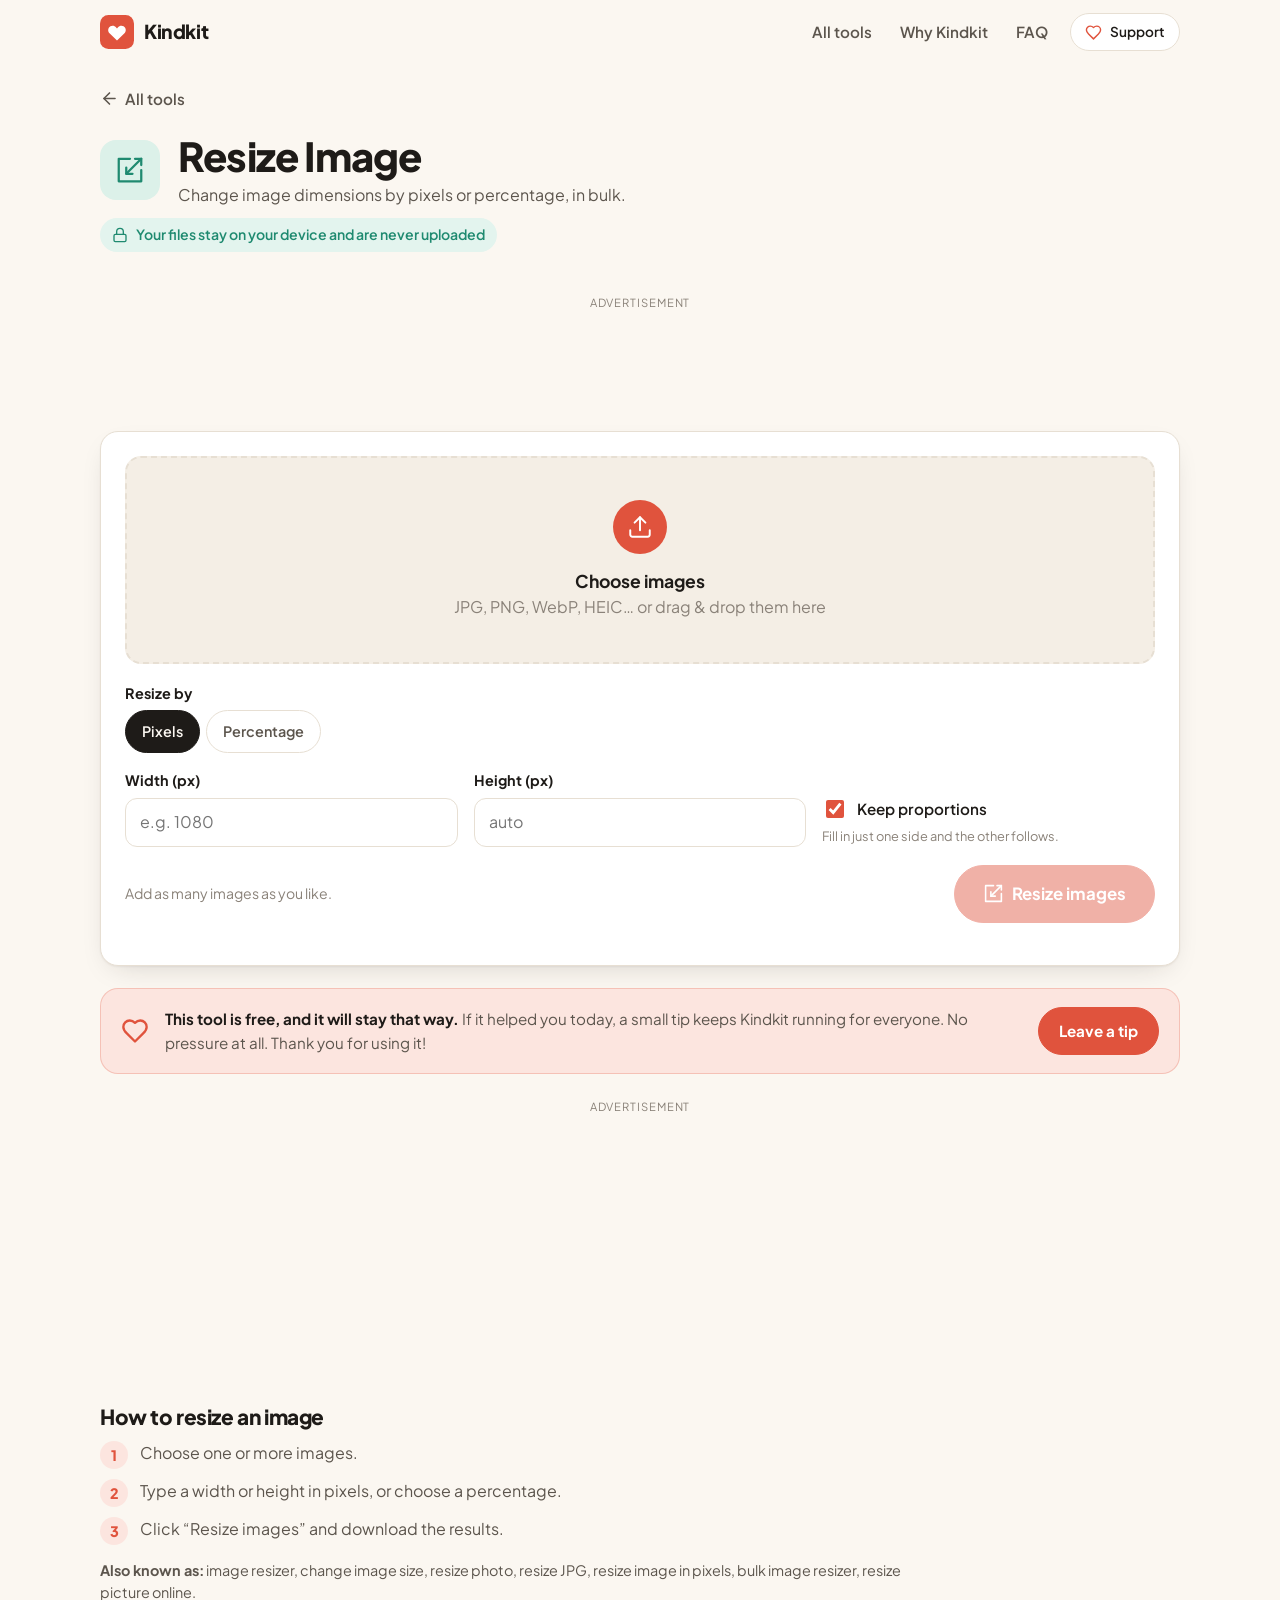
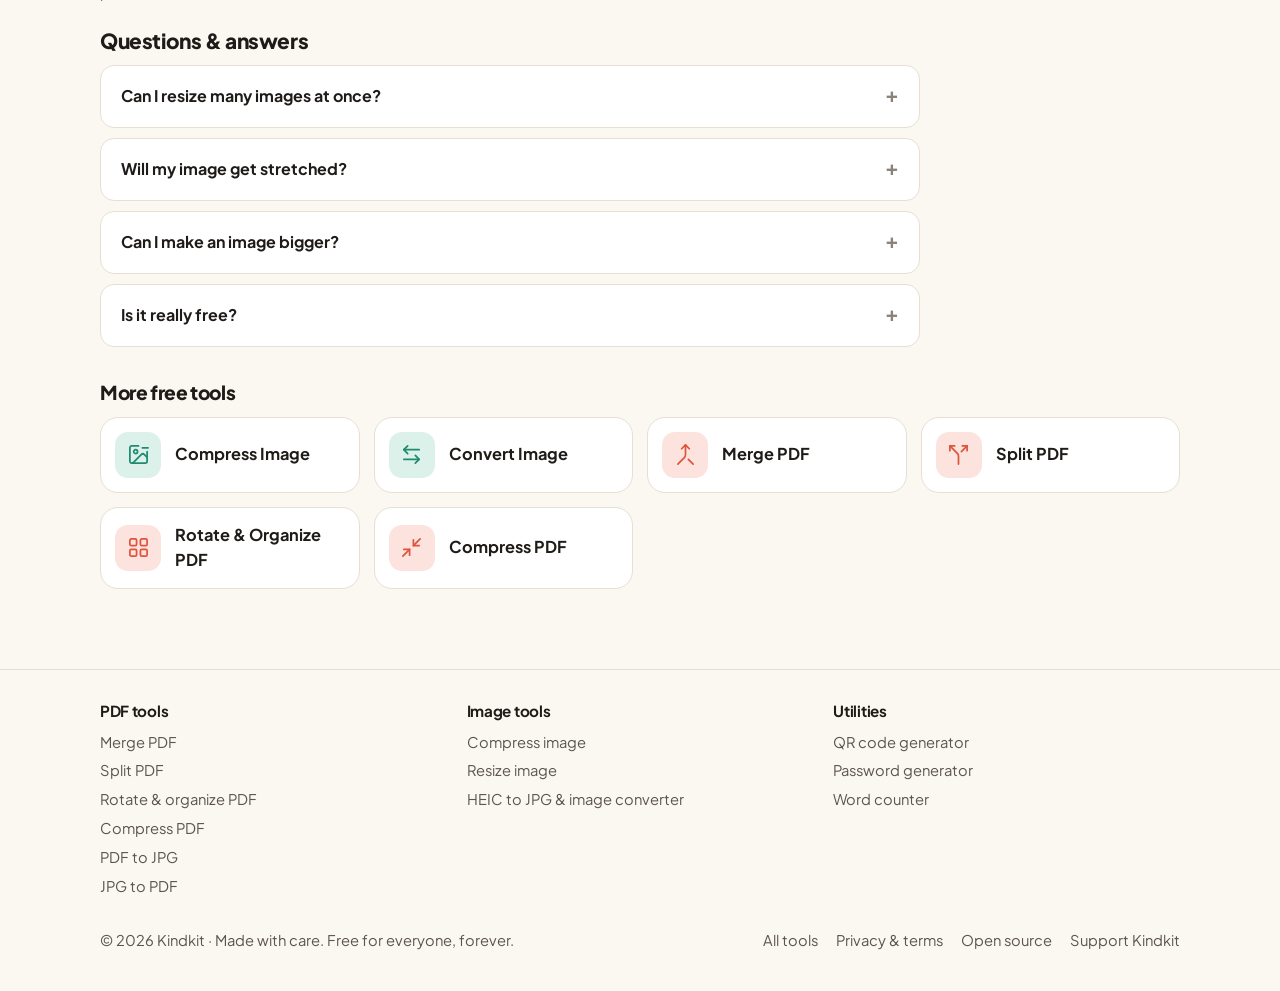
<file: resize-image.html>
<!doctype html>
<html lang="en">
<head>
<meta charset="utf-8">
<meta name="viewport" content="width=device-width, initial-scale=1">
<title>Resize Image Online Free – Change Image Size in Pixels | Kindkit</title>
<meta name="description" content="Resize JPG, PNG and WebP images by pixels or percentage, one or many at once, keeping proportions. Free, no sign-up, no upload.">
<meta name="keywords" content="resize image, image resizer, change image size, resize photo, resize jpg, resize image in pixels, bulk image resizer, resize picture online, free, online, no sign up, no upload, kindkit">
<link rel="canonical" href="https://repo-cdf.github.io/kindkit/resize-image.html">
<meta name="theme-color" content="#FBF7F1" media="(prefers-color-scheme: light)">
<meta name="theme-color" content="#15130F" media="(prefers-color-scheme: dark)">
<meta property="og:type" content="website">
<meta property="og:site_name" content="Kindkit">
<meta property="og:title" content="Resize Image Online Free – Change Image Size in Pixels | Kindkit">
<meta property="og:description" content="Resize JPG, PNG and WebP images by pixels or percentage, one or many at once, keeping proportions. Free, no sign-up, no upload.">
<meta property="og:url" content="https://repo-cdf.github.io/kindkit/resize-image.html">
<meta property="og:image" content="https://repo-cdf.github.io/kindkit/og-image.png">
<meta property="og:image:width" content="1200">
<meta property="og:image:height" content="630">
<meta name="twitter:card" content="summary_large_image">
<link rel="icon" href="favicon.svg" type="image/svg+xml">
<link rel="preconnect" href="https://fonts.googleapis.com">
<link rel="preconnect" href="https://fonts.gstatic.com" crossorigin>
<link href="https://fonts.googleapis.com/css2?family=Plus+Jakarta+Sans:wght@400;500;600;700;800&display=swap" rel="stylesheet">
<link rel="stylesheet" href="style.css">
<script type="application/ld+json">
[
 {
  "@context": "https://schema.org",
  "@type": "WebApplication",
  "name": "Resize Image – Kindkit",
  "url": "https://repo-cdf.github.io/kindkit/resize-image.html",
  "applicationCategory": "UtilitiesApplication",
  "operatingSystem": "Any",
  "description": "Resize JPG, PNG and WebP images by pixels or percentage, one or many at once, keeping proportions. Free, no sign-up, no upload.",
  "offers": {
   "@type": "Offer",
   "price": "0",
   "priceCurrency": "USD"
  }
 },
 {
  "@context": "https://schema.org",
  "@type": "FAQPage",
  "mainEntity": [
   {
    "@type": "Question",
    "name": "Can I resize many images at once?",
    "acceptedAnswer": {
     "@type": "Answer",
     "text": "Yes. All images you add are resized with the same settings."
    }
   },
   {
    "@type": "Question",
    "name": "Will my image get stretched?",
    "acceptedAnswer": {
     "@type": "Answer",
     "text": "Not with “Keep proportions” on. Fill in just the width or the height and the other follows."
    }
   },
   {
    "@type": "Question",
    "name": "Can I make an image bigger?",
    "acceptedAnswer": {
     "@type": "Answer",
     "text": "Yes, up to 200%. Enlarged images can look a little softer, since detail can’t be invented."
    }
   }
  ]
 }
]
</script>
<script src="app.js" defer></script>
<script src="tools.js" defer></script>
</head>
<body data-tool="resize-image">
<a class="skip" href="#main">Skip to content</a>

<header class="topbar">
  <div class="wrap topbar-in">
    <a class="brand" href="./" aria-label="Kindkit home">
      <img class="logo" src="favicon.svg" alt="" width="34" height="34">
      <span>Kindkit</span>
    </a>
    <nav class="nav" aria-label="Main">
      <a class="navlink" href="./#tools">All tools</a>
      <a class="navlink" href="./#why">Why Kindkit</a>
      <a class="navlink" href="./#faq">FAQ</a>
      <a class="btn small heart" href="./#support"><svg class="ic" viewBox="0 0 24 24" fill="none" stroke="currentColor" stroke-width="2" stroke-linecap="round" stroke-linejoin="round" aria-hidden="true"><path d="M19 14c1.49-1.46 3-3.21 3-5.5A5.5 5.5 0 0 0 16.5 3c-1.76 0-3 .5-4.5 2-1.5-1.5-2.74-2-4.5-2A5.5 5.5 0 0 0 2 8.5c0 2.3 1.5 4.05 3 5.5l7 7Z"/></svg><span>Support</span></a>
    </nav>
  </div>
</header>

<main id="main">
  <!-- ================= TOOL ================= -->
  <div id="view-tool" class="view">
    <div class="wrap tool-wrap">
      <a class="back" href="./#tools"><svg class="ic" viewBox="0 0 24 24" fill="none" stroke="currentColor" stroke-width="2" stroke-linecap="round" stroke-linejoin="round" aria-hidden="true"><path d="m12 19-7-7 7-7"/><path d="M19 12H5"/></svg>All tools</a>
      <div class="tool-head">
        <span id="tool-icon" class="tool-ic big"></span>
        <div>
          <h1 id="tool-title">Resize Image</h1>
          <p id="tool-desc">Change image dimensions by pixels or percentage, in bulk.</p>
        </div>
      </div>
      <p class="privacy-note"><svg class="ic" viewBox="0 0 24 24" fill="none" stroke="currentColor" stroke-width="2" stroke-linecap="round" stroke-linejoin="round" aria-hidden="true"><rect width="18" height="11" x="3" y="11" rx="2" ry="2"/><path d="M7 11V7a5 5 0 0 1 10 0v4"/></svg>Your files stay on your device and are never uploaded</p>

      <div class="ad-slot" data-slot="toolTop" hidden>
        <div class="ad-custom"><!-- Paste ad code from any ad network here --></div>
      </div>

      <div id="tool-body" class="tool-body"></div>

      <aside class="mini-support">
        <svg class="ic" viewBox="0 0 24 24" fill="none" stroke="currentColor" stroke-width="2" stroke-linecap="round" stroke-linejoin="round" aria-hidden="true"><path d="M19 14c1.49-1.46 3-3.21 3-5.5A5.5 5.5 0 0 0 16.5 3c-1.76 0-3 .5-4.5 2-1.5-1.5-2.74-2-4.5-2A5.5 5.5 0 0 0 2 8.5c0 2.3 1.5 4.05 3 5.5l7 7Z"/></svg>
        <p><strong>This tool is free, and it will stay that way.</strong> If it helped you today, a small tip keeps Kindkit running for everyone. No pressure at all. Thank you for using it!</p>
        <a class="btn primary heart" data-donate href="#"><span>Leave a tip</span></a>
      </aside>

      <div class="ad-slot" data-slot="toolBottom" hidden>
        <div class="ad-custom"><!-- Paste ad code from any ad network here --></div>
      </div>

      <section class="seo-copy">
        <h2>How to resize an image</h2>
        <ol class="steps"><li>Choose one or more images.</li><li>Type a width or height in pixels, or choose a percentage.</li><li>Click “Resize images” and download the results.</li></ol>
        <p class="also"><strong>Also known as:</strong> image resizer, change image size, resize photo, resize JPG, resize image in pixels, bulk image resizer, resize picture online.</p>
        <h2>Questions &amp; answers</h2>
        <div class="faq-list"><details><summary>Can I resize many images at once?</summary><p>Yes. All images you add are resized with the same settings.</p></details><details><summary>Will my image get stretched?</summary><p>Not with “Keep proportions” on. Fill in just the width or the height and the other follows.</p></details><details><summary>Can I make an image bigger?</summary><p>Yes, up to 200%. Enlarged images can look a little softer, since detail can’t be invented.</p></details><details><summary>Is it really free?</summary><p>Yes. Every Kindkit tool is free with no limits, no watermarks and no sign-up. There is no paid version.</p></details></div>
      </section>

      <h2 class="related-title">More free tools</h2>
      <div id="related" class="grid small"></div>
    </div>
  </div>

</main>

<footer class="footer">
  <div class="wrap footer-tools">
    <div><h3>PDF tools</h3><a href="merge-pdf.html">Merge PDF</a><a href="split-pdf.html">Split PDF</a><a href="organize-pdf.html">Rotate &amp; organize PDF</a><a href="compress-pdf.html">Compress PDF</a><a href="pdf-to-jpg.html">PDF to JPG</a><a href="images-to-pdf.html">JPG to PDF</a></div>
    <div><h3>Image tools</h3><a href="compress-image.html">Compress image</a><a href="resize-image.html">Resize image</a><a href="convert-image.html">HEIC to JPG &amp; image converter</a></div>
    <div><h3>Utilities</h3><a href="qr-code.html">QR code generator</a><a href="password-generator.html">Password generator</a><a href="word-counter.html">Word counter</a></div>
  </div>
  <div class="wrap footer-in">
    <p>© <span id="year">2026</span> Kindkit · Made with care. Free for everyone, forever.</p>
    <nav aria-label="Footer">
      <a href="./#tools">All tools</a>
      <a href="privacy.html">Privacy &amp; terms</a>
      <a href="#" data-repo target="_blank" rel="noopener">Open source</a>
      <a href="./#support">Support Kindkit</a>
    </nav>
  </div>
</footer>

<div id="toast" role="status" aria-live="polite"></div>
</body>
</html>
</file>
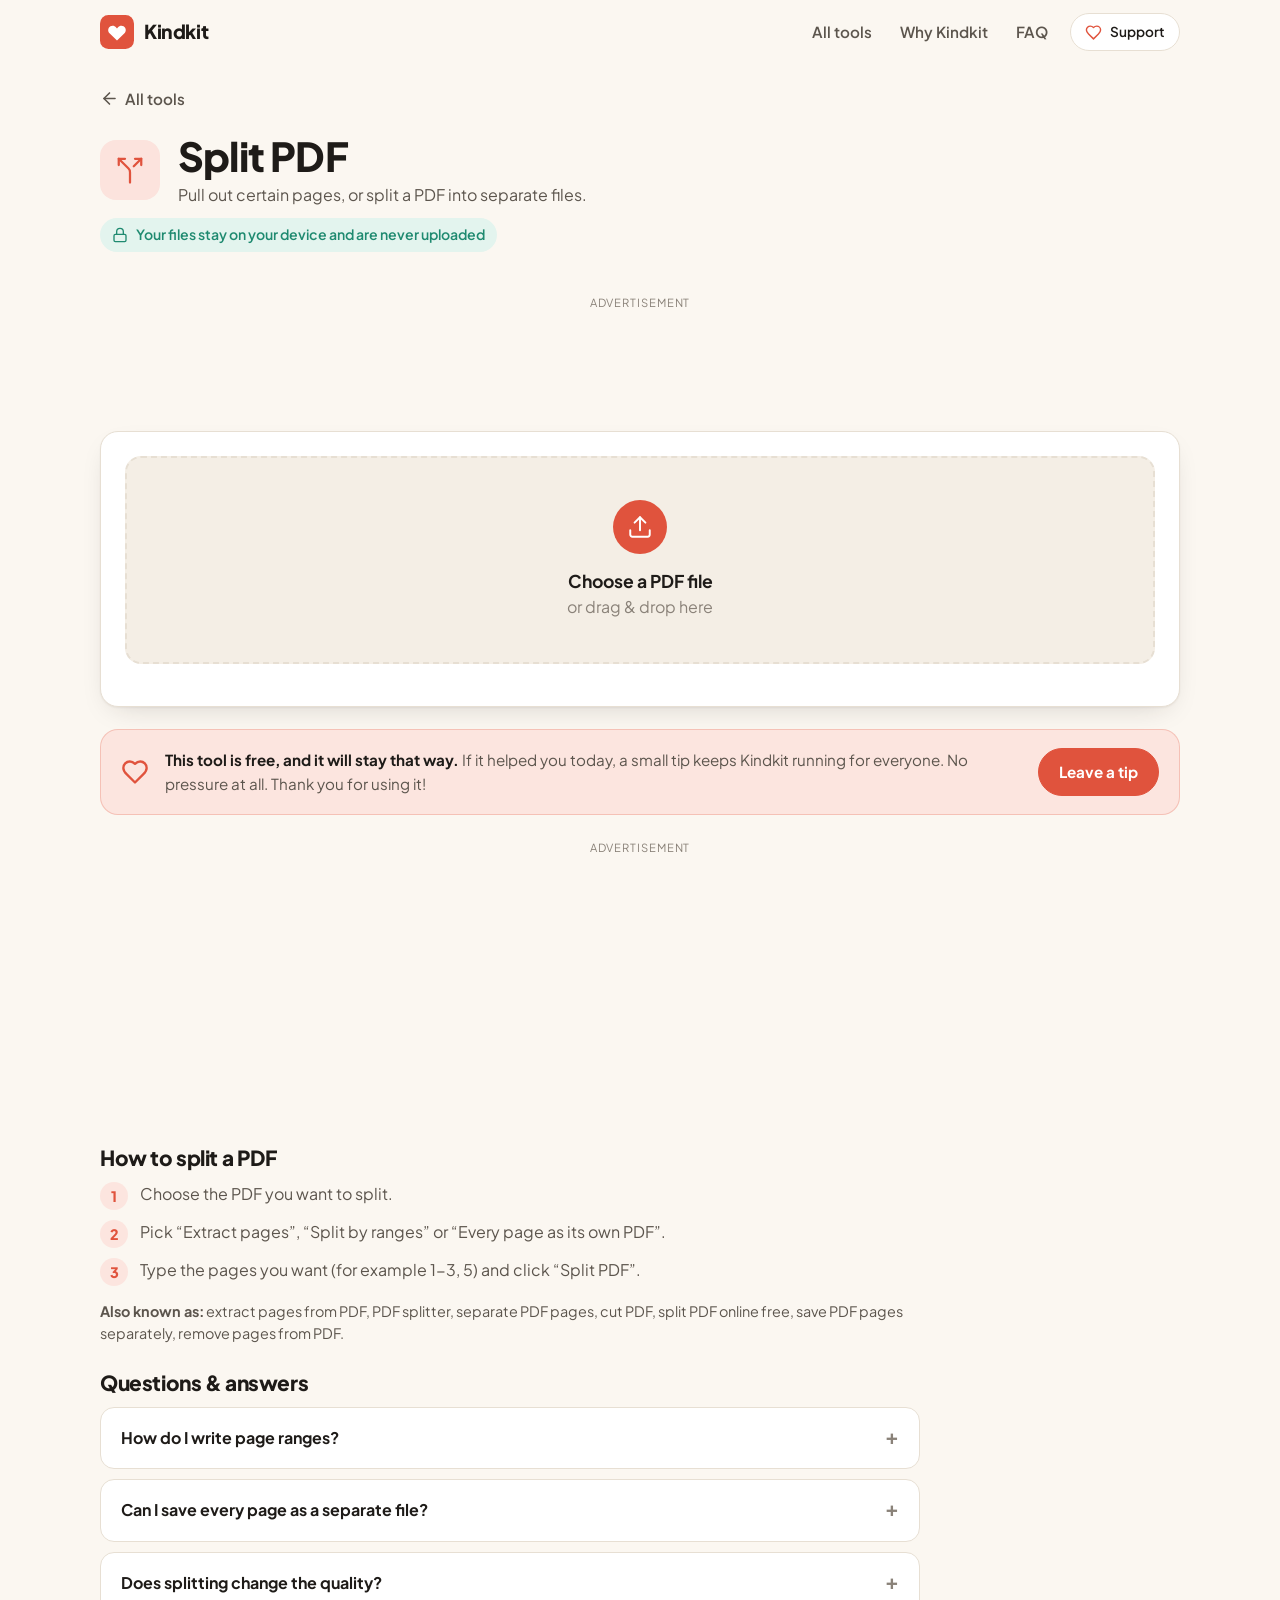
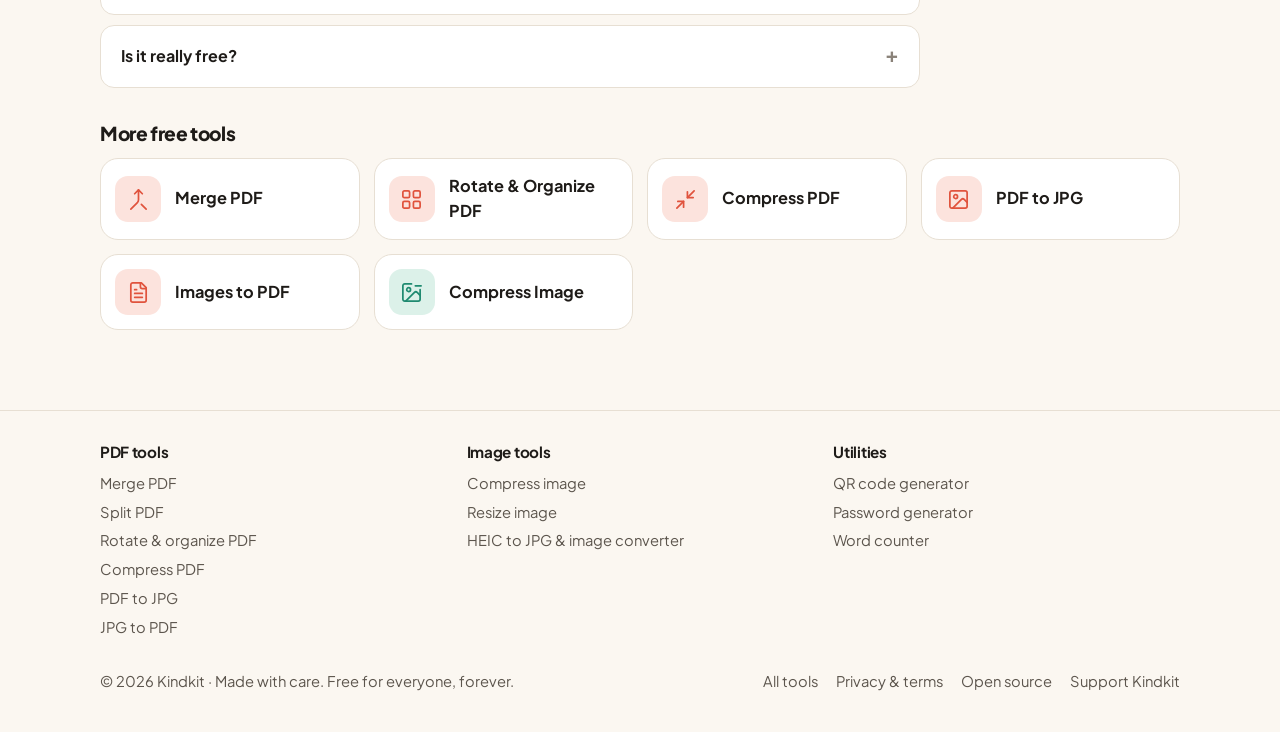
<file: split-pdf.html>
<!doctype html>
<html lang="en">
<head>
<meta charset="utf-8">
<meta name="viewport" content="width=device-width, initial-scale=1">
<title>Split PDF Online Free – Extract Pages from a PDF | Kindkit</title>
<meta name="description" content="Extract the pages you need or split a PDF into separate files. Free, no sign-up, no watermark, and nothing is uploaded.">
<meta name="keywords" content="split pdf, extract pages from pdf, pdf splitter, separate pdf pages, cut pdf, split pdf online free, save pdf pages separately, remove pages from pdf, free, online, no sign up, no upload, kindkit">
<link rel="canonical" href="https://repo-cdf.github.io/kindkit/split-pdf.html">
<meta name="theme-color" content="#FBF7F1" media="(prefers-color-scheme: light)">
<meta name="theme-color" content="#15130F" media="(prefers-color-scheme: dark)">
<meta property="og:type" content="website">
<meta property="og:site_name" content="Kindkit">
<meta property="og:title" content="Split PDF Online Free – Extract Pages from a PDF | Kindkit">
<meta property="og:description" content="Extract the pages you need or split a PDF into separate files. Free, no sign-up, no watermark, and nothing is uploaded.">
<meta property="og:url" content="https://repo-cdf.github.io/kindkit/split-pdf.html">
<meta property="og:image" content="https://repo-cdf.github.io/kindkit/og-image.png">
<meta property="og:image:width" content="1200">
<meta property="og:image:height" content="630">
<meta name="twitter:card" content="summary_large_image">
<link rel="icon" href="favicon.svg" type="image/svg+xml">
<link rel="preconnect" href="https://fonts.googleapis.com">
<link rel="preconnect" href="https://fonts.gstatic.com" crossorigin>
<link href="https://fonts.googleapis.com/css2?family=Plus+Jakarta+Sans:wght@400;500;600;700;800&display=swap" rel="stylesheet">
<link rel="stylesheet" href="style.css">
<script type="application/ld+json">
[
 {
  "@context": "https://schema.org",
  "@type": "WebApplication",
  "name": "Split PDF – Kindkit",
  "url": "https://repo-cdf.github.io/kindkit/split-pdf.html",
  "applicationCategory": "UtilitiesApplication",
  "operatingSystem": "Any",
  "description": "Extract the pages you need or split a PDF into separate files. Free, no sign-up, no watermark, and nothing is uploaded.",
  "offers": {
   "@type": "Offer",
   "price": "0",
   "priceCurrency": "USD"
  }
 },
 {
  "@context": "https://schema.org",
  "@type": "FAQPage",
  "mainEntity": [
   {
    "@type": "Question",
    "name": "How do I write page ranges?",
    "acceptedAnswer": {
     "@type": "Answer",
     "text": "Separate pages or ranges with commas, like 1-3, 5, 8-10. Writing “8-” means page 8 to the end."
    }
   },
   {
    "@type": "Question",
    "name": "Can I save every page as a separate file?",
    "acceptedAnswer": {
     "@type": "Answer",
     "text": "Yes. Choose “Every page as its own PDF” and download them all at once as a ZIP file."
    }
   },
   {
    "@type": "Question",
    "name": "Does splitting change the quality?",
    "acceptedAnswer": {
     "@type": "Answer",
     "text": "No. Pages are copied exactly, so nothing gets blurry."
    }
   }
  ]
 }
]
</script>
<script src="app.js" defer></script>
<script src="tools.js" defer></script>
</head>
<body data-tool="split-pdf">
<a class="skip" href="#main">Skip to content</a>

<header class="topbar">
  <div class="wrap topbar-in">
    <a class="brand" href="./" aria-label="Kindkit home">
      <img class="logo" src="favicon.svg" alt="" width="34" height="34">
      <span>Kindkit</span>
    </a>
    <nav class="nav" aria-label="Main">
      <a class="navlink" href="./#tools">All tools</a>
      <a class="navlink" href="./#why">Why Kindkit</a>
      <a class="navlink" href="./#faq">FAQ</a>
      <a class="btn small heart" href="./#support"><svg class="ic" viewBox="0 0 24 24" fill="none" stroke="currentColor" stroke-width="2" stroke-linecap="round" stroke-linejoin="round" aria-hidden="true"><path d="M19 14c1.49-1.46 3-3.21 3-5.5A5.5 5.5 0 0 0 16.5 3c-1.76 0-3 .5-4.5 2-1.5-1.5-2.74-2-4.5-2A5.5 5.5 0 0 0 2 8.5c0 2.3 1.5 4.05 3 5.5l7 7Z"/></svg><span>Support</span></a>
    </nav>
  </div>
</header>

<main id="main">
  <!-- ================= TOOL ================= -->
  <div id="view-tool" class="view">
    <div class="wrap tool-wrap">
      <a class="back" href="./#tools"><svg class="ic" viewBox="0 0 24 24" fill="none" stroke="currentColor" stroke-width="2" stroke-linecap="round" stroke-linejoin="round" aria-hidden="true"><path d="m12 19-7-7 7-7"/><path d="M19 12H5"/></svg>All tools</a>
      <div class="tool-head">
        <span id="tool-icon" class="tool-ic big"></span>
        <div>
          <h1 id="tool-title">Split PDF</h1>
          <p id="tool-desc">Pull out certain pages, or split one PDF into several files.</p>
        </div>
      </div>
      <p class="privacy-note"><svg class="ic" viewBox="0 0 24 24" fill="none" stroke="currentColor" stroke-width="2" stroke-linecap="round" stroke-linejoin="round" aria-hidden="true"><rect width="18" height="11" x="3" y="11" rx="2" ry="2"/><path d="M7 11V7a5 5 0 0 1 10 0v4"/></svg>Your files stay on your device and are never uploaded</p>

      <div class="ad-slot" data-slot="toolTop" hidden>
        <div class="ad-custom"><!-- Paste ad code from any ad network here --></div>
      </div>

      <div id="tool-body" class="tool-body"></div>

      <aside class="mini-support">
        <svg class="ic" viewBox="0 0 24 24" fill="none" stroke="currentColor" stroke-width="2" stroke-linecap="round" stroke-linejoin="round" aria-hidden="true"><path d="M19 14c1.49-1.46 3-3.21 3-5.5A5.5 5.5 0 0 0 16.5 3c-1.76 0-3 .5-4.5 2-1.5-1.5-2.74-2-4.5-2A5.5 5.5 0 0 0 2 8.5c0 2.3 1.5 4.05 3 5.5l7 7Z"/></svg>
        <p><strong>This tool is free, and it will stay that way.</strong> If it helped you today, a small tip keeps Kindkit running for everyone. No pressure at all. Thank you for using it!</p>
        <a class="btn primary heart" data-donate href="#"><span>Leave a tip</span></a>
      </aside>

      <div class="ad-slot" data-slot="toolBottom" hidden>
        <div class="ad-custom"><!-- Paste ad code from any ad network here --></div>
      </div>

      <section class="seo-copy">
        <h2>How to split a PDF</h2>
        <ol class="steps"><li>Choose the PDF you want to split.</li><li>Pick “Extract pages”, “Split by ranges” or “Every page as its own PDF”.</li><li>Type the pages you want (for example 1-3, 5) and click “Split PDF”.</li></ol>
        <p class="also"><strong>Also known as:</strong> extract pages from PDF, PDF splitter, separate PDF pages, cut PDF, split PDF online free, save PDF pages separately, remove pages from PDF.</p>
        <h2>Questions &amp; answers</h2>
        <div class="faq-list"><details><summary>How do I write page ranges?</summary><p>Separate pages or ranges with commas, like 1-3, 5, 8-10. Writing “8-” means page 8 to the end.</p></details><details><summary>Can I save every page as a separate file?</summary><p>Yes. Choose “Every page as its own PDF” and download them all at once as a ZIP file.</p></details><details><summary>Does splitting change the quality?</summary><p>No. Pages are copied exactly, so nothing gets blurry.</p></details><details><summary>Is it really free?</summary><p>Yes. Every Kindkit tool is free with no limits, no watermarks and no sign-up. There is no paid version.</p></details></div>
      </section>

      <h2 class="related-title">More free tools</h2>
      <div id="related" class="grid small"></div>
    </div>
  </div>

</main>

<footer class="footer">
  <div class="wrap footer-tools">
    <div><h3>PDF tools</h3><a href="merge-pdf.html">Merge PDF</a><a href="split-pdf.html">Split PDF</a><a href="organize-pdf.html">Rotate &amp; organize PDF</a><a href="compress-pdf.html">Compress PDF</a><a href="pdf-to-jpg.html">PDF to JPG</a><a href="images-to-pdf.html">JPG to PDF</a></div>
    <div><h3>Image tools</h3><a href="compress-image.html">Compress image</a><a href="resize-image.html">Resize image</a><a href="convert-image.html">HEIC to JPG &amp; image converter</a></div>
    <div><h3>Utilities</h3><a href="qr-code.html">QR code generator</a><a href="password-generator.html">Password generator</a><a href="word-counter.html">Word counter</a></div>
  </div>
  <div class="wrap footer-in">
    <p>© <span id="year">2026</span> Kindkit · Made with care. Free for everyone, forever.</p>
    <nav aria-label="Footer">
      <a href="./#tools">All tools</a>
      <a href="privacy.html">Privacy &amp; terms</a>
      <a href="#" data-repo target="_blank" rel="noopener">Open source</a>
      <a href="./#support">Support Kindkit</a>
    </nav>
  </div>
</footer>

<div id="toast" role="status" aria-live="polite"></div>
</body>
</html>
</file>
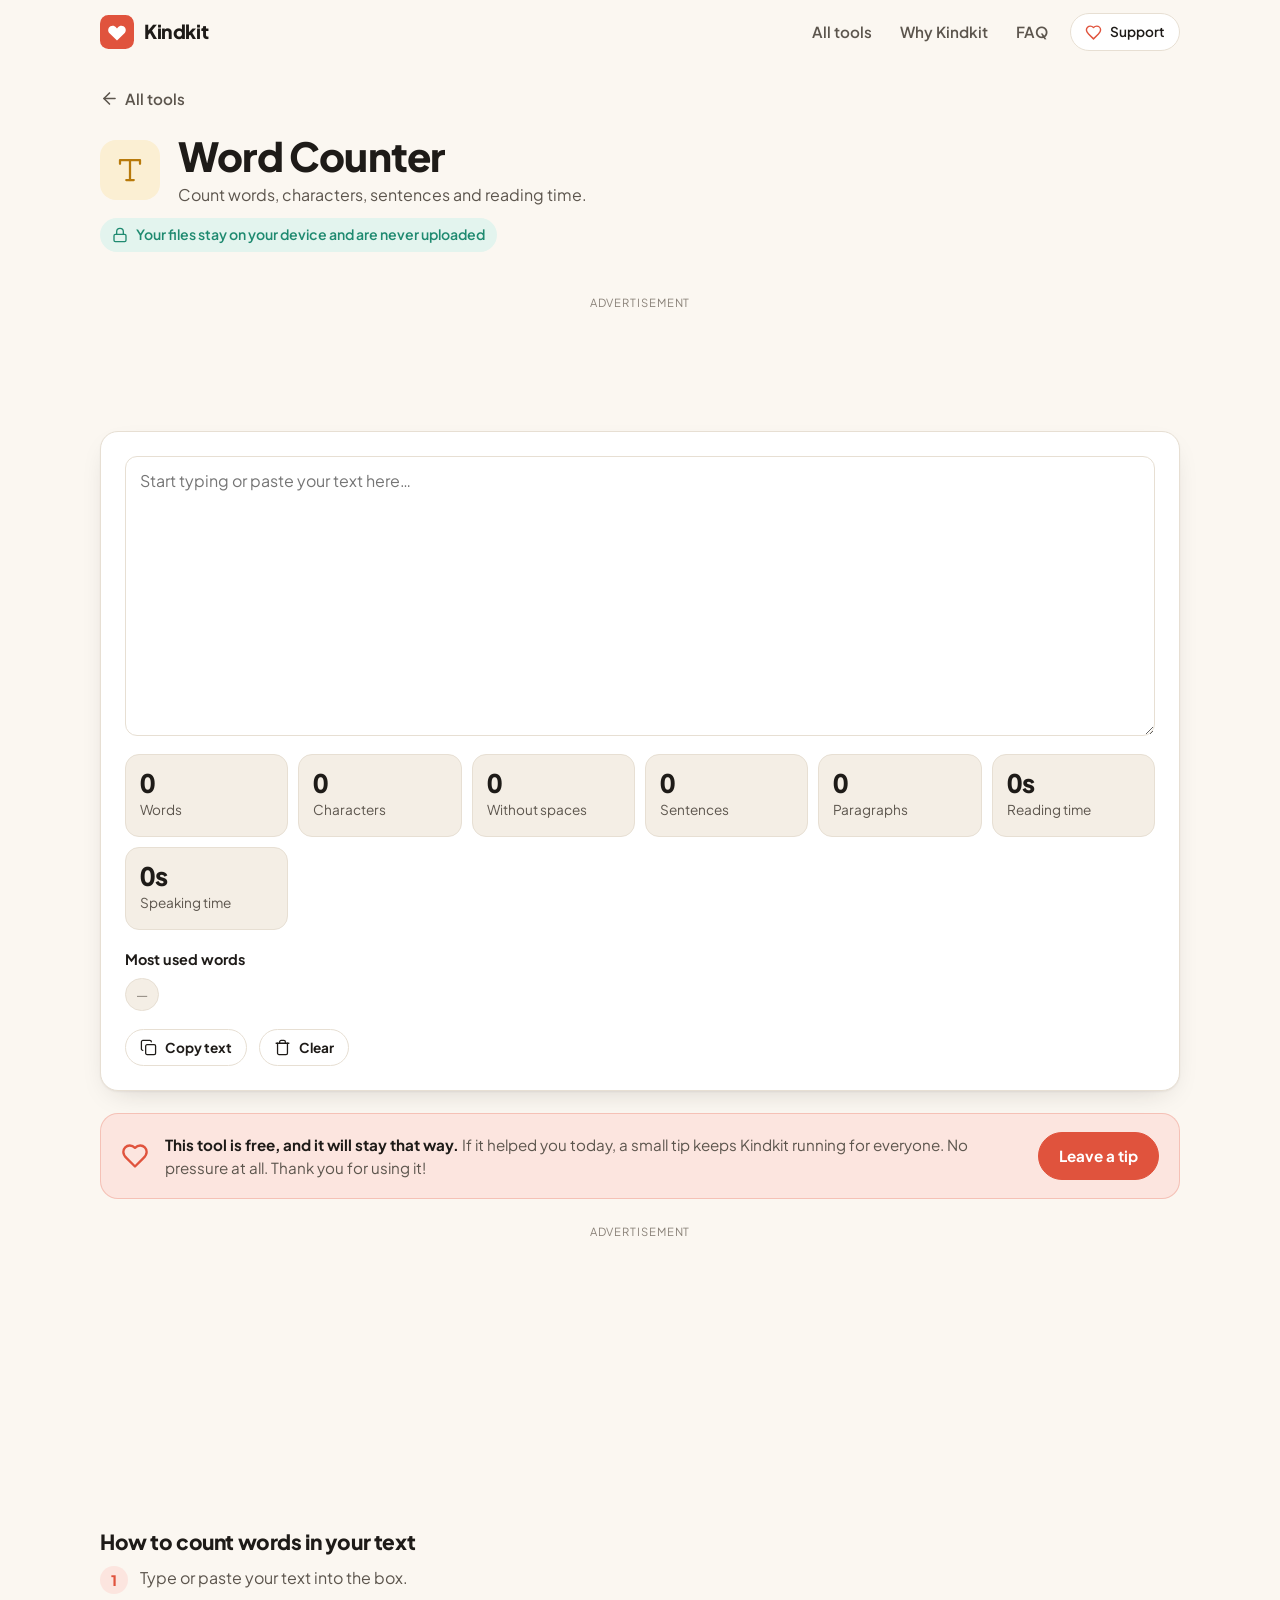
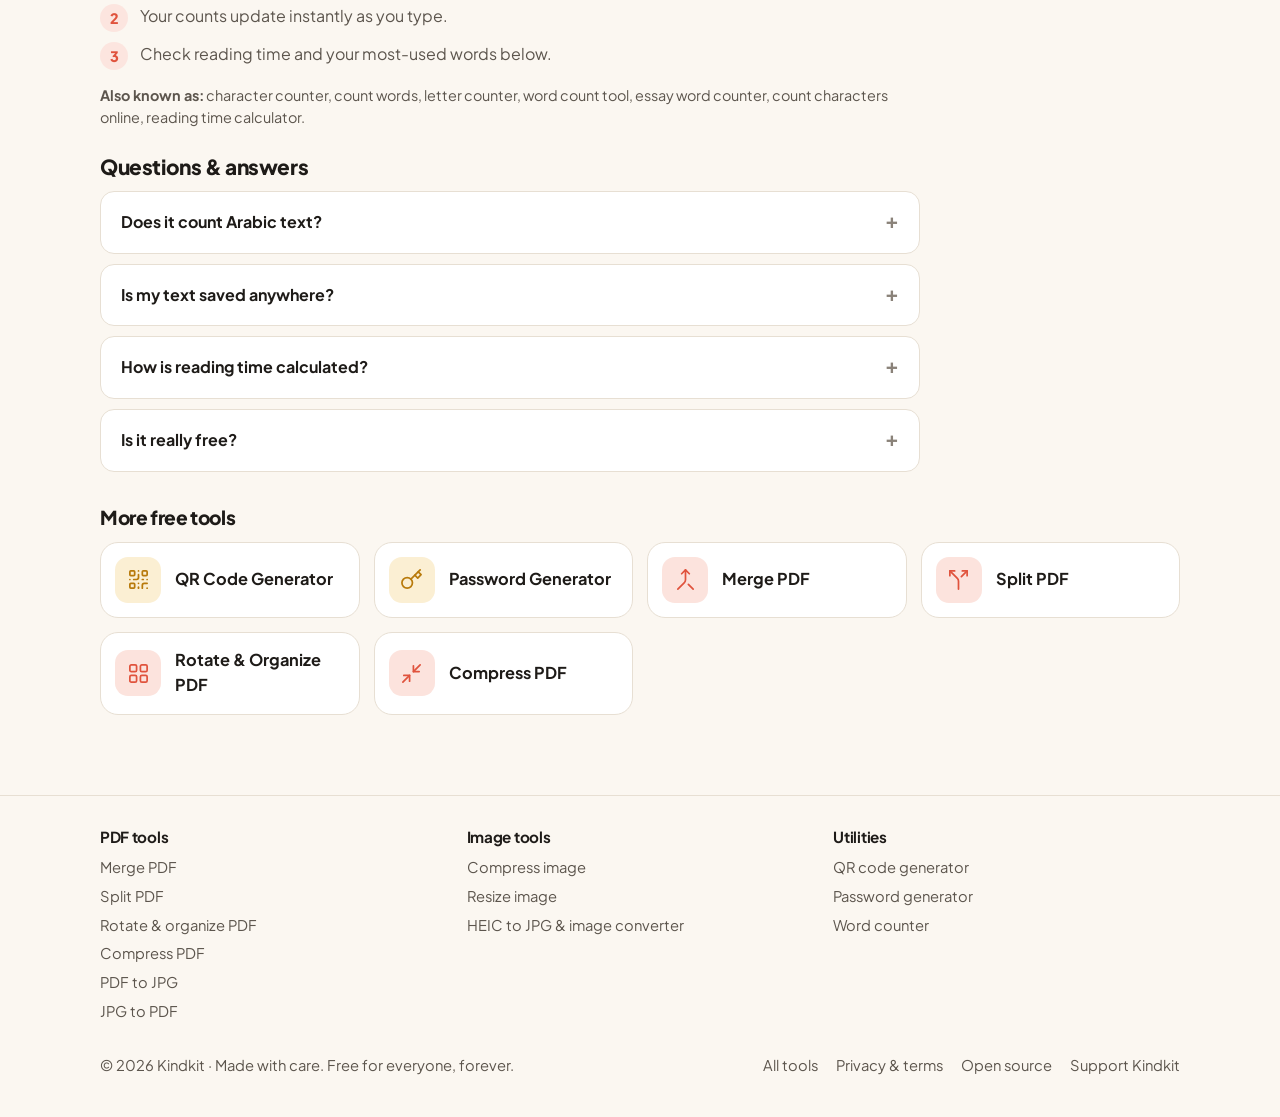
<file: word-counter.html>
<!doctype html>
<html lang="en">
<head>
<meta charset="utf-8">
<meta name="viewport" content="width=device-width, initial-scale=1">
<title>Word Counter – Count Words &amp; Characters Online Free | Kindkit</title>
<meta name="description" content="Count words, characters, sentences and paragraphs as you type, plus reading time and top keywords. Works with English and Arabic. Free and private.">
<meta name="keywords" content="word counter, character counter, count words, letter counter, word count tool, essay word counter, count characters online, reading time calculator, free, online, no sign up, no upload, kindkit">
<link rel="canonical" href="https://repo-cdf.github.io/kindkit/word-counter.html">
<meta name="theme-color" content="#FBF7F1" media="(prefers-color-scheme: light)">
<meta name="theme-color" content="#15130F" media="(prefers-color-scheme: dark)">
<meta property="og:type" content="website">
<meta property="og:site_name" content="Kindkit">
<meta property="og:title" content="Word Counter – Count Words &amp; Characters Online Free | Kindkit">
<meta property="og:description" content="Count words, characters, sentences and paragraphs as you type, plus reading time and top keywords. Works with English and Arabic. Free and private.">
<meta property="og:url" content="https://repo-cdf.github.io/kindkit/word-counter.html">
<meta property="og:image" content="https://repo-cdf.github.io/kindkit/og-image.png">
<meta property="og:image:width" content="1200">
<meta property="og:image:height" content="630">
<meta name="twitter:card" content="summary_large_image">
<link rel="icon" href="favicon.svg" type="image/svg+xml">
<link rel="preconnect" href="https://fonts.googleapis.com">
<link rel="preconnect" href="https://fonts.gstatic.com" crossorigin>
<link href="https://fonts.googleapis.com/css2?family=Plus+Jakarta+Sans:wght@400;500;600;700;800&display=swap" rel="stylesheet">
<link rel="stylesheet" href="style.css">
<script type="application/ld+json">
[
 {
  "@context": "https://schema.org",
  "@type": "WebApplication",
  "name": "Word Counter – Kindkit",
  "url": "https://repo-cdf.github.io/kindkit/word-counter.html",
  "applicationCategory": "UtilitiesApplication",
  "operatingSystem": "Any",
  "description": "Count words, characters, sentences and paragraphs as you type, plus reading time and top keywords. Works with English and Arabic. Free and private.",
  "offers": {
   "@type": "Offer",
   "price": "0",
   "priceCurrency": "USD"
  }
 },
 {
  "@context": "https://schema.org",
  "@type": "FAQPage",
  "mainEntity": [
   {
    "@type": "Question",
    "name": "Does it count Arabic text?",
    "acceptedAnswer": {
     "@type": "Answer",
     "text": "Yes. Words and characters are counted correctly in Arabic and most other languages."
    }
   },
   {
    "@type": "Question",
    "name": "Is my text saved anywhere?",
    "acceptedAnswer": {
     "@type": "Answer",
     "text": "Only in your own browser, so it’s still there if you reload. It is never uploaded."
    }
   },
   {
    "@type": "Question",
    "name": "How is reading time calculated?",
    "acceptedAnswer": {
     "@type": "Answer",
     "text": "It uses an average reading speed of about 238 words per minute, and 150 for speaking."
    }
   }
  ]
 }
]
</script>
<script src="app.js" defer></script>
<script src="tools.js" defer></script>
</head>
<body data-tool="word-counter">
<a class="skip" href="#main">Skip to content</a>

<header class="topbar">
  <div class="wrap topbar-in">
    <a class="brand" href="./" aria-label="Kindkit home">
      <img class="logo" src="favicon.svg" alt="" width="34" height="34">
      <span>Kindkit</span>
    </a>
    <nav class="nav" aria-label="Main">
      <a class="navlink" href="./#tools">All tools</a>
      <a class="navlink" href="./#why">Why Kindkit</a>
      <a class="navlink" href="./#faq">FAQ</a>
      <a class="btn small heart" href="./#support"><svg class="ic" viewBox="0 0 24 24" fill="none" stroke="currentColor" stroke-width="2" stroke-linecap="round" stroke-linejoin="round" aria-hidden="true"><path d="M19 14c1.49-1.46 3-3.21 3-5.5A5.5 5.5 0 0 0 16.5 3c-1.76 0-3 .5-4.5 2-1.5-1.5-2.74-2-4.5-2A5.5 5.5 0 0 0 2 8.5c0 2.3 1.5 4.05 3 5.5l7 7Z"/></svg><span>Support</span></a>
    </nav>
  </div>
</header>

<main id="main">
  <!-- ================= TOOL ================= -->
  <div id="view-tool" class="view">
    <div class="wrap tool-wrap">
      <a class="back" href="./#tools"><svg class="ic" viewBox="0 0 24 24" fill="none" stroke="currentColor" stroke-width="2" stroke-linecap="round" stroke-linejoin="round" aria-hidden="true"><path d="m12 19-7-7 7-7"/><path d="M19 12H5"/></svg>All tools</a>
      <div class="tool-head">
        <span id="tool-icon" class="tool-ic big"></span>
        <div>
          <h1 id="tool-title">Word Counter</h1>
          <p id="tool-desc">Count words, characters, sentences and reading time as you type.</p>
        </div>
      </div>
      <p class="privacy-note"><svg class="ic" viewBox="0 0 24 24" fill="none" stroke="currentColor" stroke-width="2" stroke-linecap="round" stroke-linejoin="round" aria-hidden="true"><rect width="18" height="11" x="3" y="11" rx="2" ry="2"/><path d="M7 11V7a5 5 0 0 1 10 0v4"/></svg>Your files stay on your device and are never uploaded</p>

      <div class="ad-slot" data-slot="toolTop" hidden>
        <div class="ad-custom"><!-- Paste ad code from any ad network here --></div>
      </div>

      <div id="tool-body" class="tool-body"></div>

      <aside class="mini-support">
        <svg class="ic" viewBox="0 0 24 24" fill="none" stroke="currentColor" stroke-width="2" stroke-linecap="round" stroke-linejoin="round" aria-hidden="true"><path d="M19 14c1.49-1.46 3-3.21 3-5.5A5.5 5.5 0 0 0 16.5 3c-1.76 0-3 .5-4.5 2-1.5-1.5-2.74-2-4.5-2A5.5 5.5 0 0 0 2 8.5c0 2.3 1.5 4.05 3 5.5l7 7Z"/></svg>
        <p><strong>This tool is free, and it will stay that way.</strong> If it helped you today, a small tip keeps Kindkit running for everyone. No pressure at all. Thank you for using it!</p>
        <a class="btn primary heart" data-donate href="#"><span>Leave a tip</span></a>
      </aside>

      <div class="ad-slot" data-slot="toolBottom" hidden>
        <div class="ad-custom"><!-- Paste ad code from any ad network here --></div>
      </div>

      <section class="seo-copy">
        <h2>How to count words in your text</h2>
        <ol class="steps"><li>Type or paste your text into the box.</li><li>Your counts update instantly as you type.</li><li>Check reading time and your most-used words below.</li></ol>
        <p class="also"><strong>Also known as:</strong> character counter, count words, letter counter, word count tool, essay word counter, count characters online, reading time calculator.</p>
        <h2>Questions &amp; answers</h2>
        <div class="faq-list"><details><summary>Does it count Arabic text?</summary><p>Yes. Words and characters are counted correctly in Arabic and most other languages.</p></details><details><summary>Is my text saved anywhere?</summary><p>Only in your own browser, so it’s still there if you reload. It is never uploaded.</p></details><details><summary>How is reading time calculated?</summary><p>It uses an average reading speed of about 238 words per minute, and 150 for speaking.</p></details><details><summary>Is it really free?</summary><p>Yes. Every Kindkit tool is free with no limits, no watermarks and no sign-up. There is no paid version.</p></details></div>
      </section>

      <h2 class="related-title">More free tools</h2>
      <div id="related" class="grid small"></div>
    </div>
  </div>

</main>

<footer class="footer">
  <div class="wrap footer-tools">
    <div><h3>PDF tools</h3><a href="merge-pdf.html">Merge PDF</a><a href="split-pdf.html">Split PDF</a><a href="organize-pdf.html">Rotate &amp; organize PDF</a><a href="compress-pdf.html">Compress PDF</a><a href="pdf-to-jpg.html">PDF to JPG</a><a href="images-to-pdf.html">JPG to PDF</a></div>
    <div><h3>Image tools</h3><a href="compress-image.html">Compress image</a><a href="resize-image.html">Resize image</a><a href="convert-image.html">HEIC to JPG &amp; image converter</a></div>
    <div><h3>Utilities</h3><a href="qr-code.html">QR code generator</a><a href="password-generator.html">Password generator</a><a href="word-counter.html">Word counter</a></div>
  </div>
  <div class="wrap footer-in">
    <p>© <span id="year">2026</span> Kindkit · Made with care. Free for everyone, forever.</p>
    <nav aria-label="Footer">
      <a href="./#tools">All tools</a>
      <a href="privacy.html">Privacy &amp; terms</a>
      <a href="#" data-repo target="_blank" rel="noopener">Open source</a>
      <a href="./#support">Support Kindkit</a>
    </nav>
  </div>
</footer>

<div id="toast" role="status" aria-live="polite"></div>
</body>
</html>
</file>
<file: style.css>
/* Kindkit — styles */
:root {
  --bg: #FBF7F1;
  --surface: #FFFFFF;
  --surface-2: #F4EEE5;
  --ink: #1E1B18;
  --ink-2: #5C554D;
  --ink-3: #8A8279;
  --line: #E7DFD3;
  --accent: #E0533D;
  --accent-hover: #C9442F;
  --accent-ink: #FFFFFF;
  --accent-soft: #FCE5DF;
  --pdf: #E0533D;
  --pdf-soft: #FCE3DD;
  --img: #1F8A70;
  --img-soft: #DCF1E9;
  --util: #B87A0B;
  --util-soft: #FBEFD3;
  --ok: #1F8A70;
  --ok-soft: #E3F4EE;
  --err: #B93815;
  --err-soft: #FDEBE4;
  --shadow: 0 1px 2px rgba(30, 27, 24, .05), 0 10px 30px -14px rgba(30, 27, 24, .22);
  --radius: 18px;
  --radius-sm: 10px;
  --font: "Plus Jakarta Sans", ui-sans-serif, system-ui, -apple-system, "Segoe UI", Roboto, Arial, sans-serif;
  --mono: ui-monospace, "Cascadia Mono", "SFMono-Regular", Menlo, Consolas, monospace;
  color-scheme: light;
}

@media (prefers-color-scheme: dark) {
  :root:not([data-theme="light"]) {
    --bg: #15130F;
    --surface: #1D1A16;
    --surface-2: #26221D;
    --ink: #F3EEE7;
    --ink-2: #BDB4A8;
    --ink-3: #8C8478;
    --line: #342E27;
    --accent: #F2694F;
    --accent-hover: #FF8169;
    --accent-ink: #1A0E0B;
    --accent-soft: #3A1F19;
    --pdf: #F2694F;
    --pdf-soft: #3A1F19;
    --img: #3CC29F;
    --img-soft: #12302A;
    --util: #E6AE45;
    --util-soft: #3A2C10;
    --ok: #3CC29F;
    --ok-soft: #12302A;
    --err: #FF8A65;
    --err-soft: #3B1C12;
    --shadow: 0 1px 2px rgba(0, 0, 0, .3), 0 10px 30px -14px rgba(0, 0, 0, .6);
    color-scheme: dark;
  }
}

:root[data-theme="dark"] {
  --bg: #15130F;
  --surface: #1D1A16;
  --surface-2: #26221D;
  --ink: #F3EEE7;
  --ink-2: #BDB4A8;
  --ink-3: #8C8478;
  --line: #342E27;
  --accent: #F2694F;
  --accent-hover: #FF8169;
  --accent-ink: #1A0E0B;
  --accent-soft: #3A1F19;
  --pdf: #F2694F;
  --pdf-soft: #3A1F19;
  --img: #3CC29F;
  --img-soft: #12302A;
  --util: #E6AE45;
  --util-soft: #3A2C10;
  --ok: #3CC29F;
  --ok-soft: #12302A;
  --err: #FF8A65;
  --err-soft: #3B1C12;
  --shadow: 0 1px 2px rgba(0, 0, 0, .3), 0 10px 30px -14px rgba(0, 0, 0, .6);
  color-scheme: dark;
}

*, *::before, *::after { box-sizing: border-box; }
html { -webkit-text-size-adjust: 100%; scroll-behavior: smooth; scroll-padding-top: 80px; }
body {
  margin: 0;
  background: var(--bg);
  color: var(--ink);
  font-family: var(--font);
  font-size: 16px;
  line-height: 1.55;
  -webkit-font-smoothing: antialiased;
  overflow-x: hidden;
}
img, svg, canvas { display: block; max-width: 100%; }
a { color: inherit; }
button, input, select, textarea { font: inherit; color: inherit; }
h1, h2, h3 { line-height: 1.15; letter-spacing: -0.02em; margin: 0; }
p { margin: 0; }
[hidden] { display: none !important; }
:focus-visible { outline: 3px solid var(--accent); outline-offset: 2px; border-radius: 6px; }

.ic { width: 1.25em; height: 1.25em; flex: none; }
.muted { color: var(--ink-3); }
.wrap { width: 100%; max-width: 1120px; margin: 0 auto; padding: 0 20px; }
@media (max-width: 600px) { .wrap { padding: 0 16px; } }

.skip { position: absolute; left: -999px; top: 8px; background: var(--ink); color: var(--bg); padding: 8px 14px; border-radius: 8px; z-index: 100; }
.skip:focus { left: 8px; }

/* ---------- Top bar ---------- */
.topbar {
  position: sticky; top: 0; z-index: 50;
  background: color-mix(in srgb, var(--bg) 85%, transparent);
  backdrop-filter: saturate(1.4) blur(12px);
  -webkit-backdrop-filter: saturate(1.4) blur(12px);
  border-bottom: 1px solid transparent;
  transition: border-color .2s;
}
.topbar.scrolled { border-bottom-color: var(--line); }
.topbar-in { display: flex; align-items: center; gap: 16px; height: 64px; }
.brand { display: flex; align-items: center; gap: 10px; font-weight: 800; font-size: 1.2rem; text-decoration: none; letter-spacing: -0.02em; }
.logo { width: 34px; height: 34px; }
.nav { display: flex; align-items: center; gap: 4px; margin-left: auto; }
.nav a { text-decoration: none; padding: 8px 12px; border-radius: 999px; color: var(--ink-2); font-weight: 600; font-size: .95rem; }
.nav a:hover { color: var(--ink); background: var(--surface-2); }
.nav .btn { margin-left: 6px; }
@media (max-width: 640px) { .nav a.navlink { display: none; } }

/* ---------- Buttons ---------- */
.btn {
  display: inline-flex; align-items: center; justify-content: center; gap: 8px;
  padding: 11px 20px; border-radius: 999px; border: 1px solid var(--line);
  background: var(--surface); color: var(--ink); font-weight: 700; font-size: .95rem;
  cursor: pointer; text-decoration: none; transition: background .15s, transform .1s, border-color .15s, opacity .15s;
  white-space: nowrap;
}
.btn:hover { border-color: var(--ink-3); }
.btn:active { transform: translateY(1px); }
.btn:disabled { opacity: .45; cursor: not-allowed; transform: none; }
.btn.primary { background: var(--accent); border-color: var(--accent); color: var(--accent-ink); }
.btn.primary:hover:not(:disabled) { background: var(--accent-hover); border-color: var(--accent-hover); }
.btn.big { padding: 15px 28px; font-size: 1.05rem; }
.btn.small { padding: 7px 14px; font-size: .85rem; }
.btn.heart .ic { color: var(--accent); }
.btn.primary.heart .ic { color: inherit; }
.nav .btn.heart:not(.primary) { color: var(--ink); }
.icon-btn {
  display: inline-grid; place-items: center; width: 34px; height: 34px; border-radius: 10px;
  border: 1px solid var(--line); background: var(--surface); cursor: pointer; color: var(--ink-2);
  transition: background .15s, color .15s;
}
.icon-btn:hover:not(:disabled) { background: var(--surface-2); color: var(--ink); }
.icon-btn:disabled { opacity: .35; cursor: default; }
.icon-btn .ic { width: 18px; height: 18px; }

/* ---------- Hero ---------- */
.hero { padding: 56px 20px 28px; text-align: center; }
.eyebrow {
  display: inline-flex; align-items: center; gap: 8px; padding: 6px 14px; border-radius: 999px;
  background: var(--surface); border: 1px solid var(--line); font-size: .85rem; font-weight: 600; color: var(--ink-2);
}
.eyebrow .dot { width: 8px; height: 8px; border-radius: 50%; background: var(--ok); box-shadow: 0 0 0 4px var(--ok-soft); }
.hero h1 { font-size: clamp(2.2rem, 6vw, 4rem); font-weight: 800; margin: 20px auto 16px; max-width: 14ch; letter-spacing: -0.035em; }
.hl { color: var(--accent); }
.lede { font-size: clamp(1.02rem, 2.2vw, 1.2rem); color: var(--ink-2); max-width: 46rem; margin: 0 auto; }
.search {
  position: relative; max-width: 560px; margin: 32px auto 0;
}
.search .ic { position: absolute; left: 18px; top: 50%; transform: translateY(-50%); color: var(--ink-3); width: 20px; height: 20px; }
.search input {
  width: 100%; padding: 16px 20px 16px 50px; border-radius: 999px; border: 1px solid var(--line);
  background: var(--surface); font-size: 1.02rem; box-shadow: var(--shadow); outline: none;
}
.search input:focus { border-color: var(--accent); box-shadow: 0 0 0 4px var(--accent-soft), var(--shadow); }
.stats { list-style: none; display: flex; justify-content: center; flex-wrap: wrap; gap: 8px 28px; padding: 0; margin: 26px 0 0; color: var(--ink-2); font-size: .95rem; }
.stats strong { color: var(--ink); font-weight: 800; }

/* ---------- Tool grid ---------- */
.section { padding: 28px 0; }
.section-head { display: flex; align-items: end; justify-content: space-between; gap: 16px; margin-bottom: 18px; flex-wrap: wrap; }
.section-head h2, .section-title { font-size: clamp(1.5rem, 3vw, 2rem); font-weight: 800; }
.chips { display: flex; gap: 8px; flex-wrap: wrap; }
.chip {
  padding: 8px 16px; border-radius: 999px; border: 1px solid var(--line); background: var(--surface);
  font-weight: 600; font-size: .9rem; cursor: pointer; color: var(--ink-2);
}
.chip:hover { color: var(--ink); }
.chip[aria-pressed="true"] { background: var(--ink); color: var(--bg); border-color: var(--ink); }
.grid { display: grid; grid-template-columns: repeat(auto-fill, minmax(255px, 1fr)); gap: 14px; }
.tool-card {
  display: flex; gap: 14px; align-items: flex-start; padding: 18px; border-radius: var(--radius);
  background: var(--surface); border: 1px solid var(--line); text-decoration: none;
  transition: transform .15s, border-color .15s, box-shadow .15s;
}
.tool-card:hover { transform: translateY(-2px); border-color: color-mix(in srgb, var(--accent) 45%, var(--line)); box-shadow: var(--shadow); }
.tool-card strong { display: block; font-size: 1.02rem; margin-bottom: 2px; }
.tool-card span.desc { color: var(--ink-2); font-size: .9rem; line-height: 1.45; }
.tool-ic { display: grid; place-items: center; width: 46px; height: 46px; border-radius: 13px; flex: none; }
.tool-ic .ic { width: 23px; height: 23px; }
.tool-ic.big { width: 60px; height: 60px; border-radius: 16px; }
.tool-ic.big .ic { width: 30px; height: 30px; }
.cat-pdf { background: var(--pdf-soft); color: var(--pdf); }
.cat-image { background: var(--img-soft); color: var(--img); }
.cat-util { background: var(--util-soft); color: var(--util); }
.grid.small { grid-template-columns: repeat(auto-fill, minmax(220px, 1fr)); }
.grid.small .tool-card { padding: 14px; }
.grid.small .tool-card span.desc { display: none; }
.grid.small .tool-card { align-items: center; }
.empty { text-align: center; padding: 30px; color: var(--ink-2); }

/* ---------- Ads ---------- */
.ad-slot { margin: 24px auto; text-align: center; min-height: 90px; }
.ad-slot iframe { display: block; margin: 0 auto; max-width: 100%; }
.ad-label { display: block; font-size: .7rem; text-transform: uppercase; letter-spacing: .08em; color: var(--ink-3); margin-bottom: 6px; }

/* ---------- Popular uses ---------- */
.uses-grid { display: grid; grid-template-columns: repeat(auto-fit, minmax(260px, 1fr)); gap: 14px; }
.uses-grid > div { padding: 22px; border-radius: var(--radius); background: var(--surface); border: 1px solid var(--line); }
.uses-grid h3 { font-size: 1.05rem; margin-bottom: 8px; }
.uses-grid p { color: var(--ink-2); font-size: .95rem; }
.uses-grid a { color: var(--accent); font-weight: 600; text-decoration: none; }
.uses-grid a:hover { text-decoration: underline; }
.also { color: var(--ink-3); font-size: .9rem; margin-top: 14px; }

/* ---------- Why ---------- */
.why-grid { display: grid; grid-template-columns: repeat(auto-fit, minmax(240px, 1fr)); gap: 14px; }
.why-card { padding: 24px; border-radius: var(--radius); background: var(--surface); border: 1px solid var(--line); }
.why-card .ic { width: 28px; height: 28px; color: var(--accent); margin-bottom: 14px; }
.why-card h3 { font-size: 1.1rem; margin-bottom: 6px; }
.why-card p { color: var(--ink-2); font-size: .95rem; }

/* ---------- Support / donations ---------- */
.support {
  display: grid; grid-template-columns: 1.2fr 1fr; gap: 32px; align-items: center;
  padding: 40px; border-radius: 26px; border: 1px solid var(--line);
  background:
    radial-gradient(120% 140% at 0% 0%, var(--accent-soft) 0%, transparent 55%),
    radial-gradient(120% 140% at 100% 100%, var(--util-soft) 0%, transparent 55%),
    var(--surface);
}
@media (max-width: 820px) { .support { grid-template-columns: 1fr; padding: 28px 22px; gap: 24px; } }
.support h2 { font-size: clamp(1.6rem, 3.4vw, 2.3rem); font-weight: 800; margin-bottom: 14px; }
.support p { color: var(--ink-2); margin-bottom: 12px; font-size: 1.02rem; }
.support .sig { color: var(--ink); font-weight: 700; }
.heart-badge { display: inline-grid; place-items: center; width: 48px; height: 48px; border-radius: 14px; background: var(--accent); color: var(--accent-ink); margin-bottom: 16px; }
.heart-badge .ic { width: 24px; height: 24px; }
.donate-box { background: var(--surface); border: 1px solid var(--line); border-radius: var(--radius); padding: 22px; box-shadow: var(--shadow); }
.donate-box h3 { font-size: 1rem; margin-bottom: 12px; }
.amounts { display: grid; grid-template-columns: repeat(4, 1fr); gap: 8px; margin-bottom: 12px; }
.amount {
  padding: 12px 6px; border-radius: 12px; border: 1px solid var(--line); background: var(--surface-2);
  text-align: center; font-weight: 800; text-decoration: none; transition: border-color .15s, background .15s;
}
.amount small { display: block; font-weight: 500; font-size: .72rem; color: var(--ink-3); }
.amount:hover { border-color: var(--accent); background: var(--accent-soft); }
.donate-box .btn { width: 100%; }
.donate-box .fine { font-size: .8rem; color: var(--ink-3); margin-top: 12px; text-align: center; }
.donate-box .alt { display: flex; gap: 8px; margin-top: 10px; }
.donate-box .alt .btn { flex: 1; }

/* ---------- FAQ ---------- */
.faq-list { display: grid; gap: 10px; max-width: 820px; }
.faq-list details { background: var(--surface); border: 1px solid var(--line); border-radius: 14px; padding: 4px 20px; }
.faq-list summary { cursor: pointer; font-weight: 700; padding: 14px 0; list-style: none; display: flex; justify-content: space-between; gap: 12px; }
.faq-list summary::-webkit-details-marker { display: none; }
.faq-list summary::after { content: "+"; font-size: 1.3rem; line-height: 1; color: var(--ink-3); }
.faq-list details[open] summary::after { content: "–"; }
.faq-list details p { color: var(--ink-2); padding-bottom: 16px; }

/* ---------- Tool view ---------- */
.tool-wrap { padding-top: 22px; padding-bottom: 40px; }
.back { display: inline-flex; align-items: center; gap: 6px; text-decoration: none; color: var(--ink-2); font-weight: 600; font-size: .95rem; }
.back:hover { color: var(--ink); }
.tool-head { display: flex; gap: 18px; align-items: center; margin: 18px 0 10px; }
.tool-head h1 { font-size: clamp(1.7rem, 4vw, 2.5rem); font-weight: 800; }
.tool-head p { color: var(--ink-2); margin-top: 4px; }
.privacy-note { display: inline-flex; align-items: center; gap: 8px; font-size: .88rem; color: var(--ok); background: var(--ok-soft); padding: 6px 12px; border-radius: 999px; font-weight: 600; margin-bottom: 18px; }
.privacy-note .ic { width: 16px; height: 16px; }
.tool-body { background: var(--surface); border: 1px solid var(--line); border-radius: var(--radius); padding: 24px; box-shadow: var(--shadow); }
@media (max-width: 600px) { .tool-body { padding: 16px; } }
.tool-body > * + * { margin-top: 18px; }

.drop {
  display: flex; flex-direction: column; align-items: center; justify-content: center; gap: 6px; text-align: center;
  padding: 42px 20px; border: 2px dashed var(--line); border-radius: 16px; background: var(--surface-2); cursor: pointer;
  transition: border-color .15s, background .15s;
}
.drop:hover, .drop.over { border-color: var(--accent); background: var(--accent-soft); }
.drop strong { font-size: 1.1rem; }
.drop .drop-icon { display: grid; place-items: center; width: 54px; height: 54px; border-radius: 50%; background: var(--accent); color: var(--accent-ink); margin-bottom: 8px; }
.drop .drop-icon .ic { width: 26px; height: 26px; }
.drop.compact { padding: 18px; flex-direction: row; gap: 12px; }
.drop.compact .drop-icon { width: 38px; height: 38px; margin: 0; }
.drop.compact .drop-icon .ic { width: 20px; height: 20px; }

.queue { list-style: none; padding: 0; margin: 0; display: grid; gap: 8px; }
.queue:empty { display: none; }
.queue li {
  display: flex; align-items: center; gap: 12px; padding: 10px 12px; border-radius: 12px;
  background: var(--surface-2); border: 1px solid var(--line);
}
.queue li.dragging { opacity: .5; }
.queue .thumb { width: 44px; height: 44px; border-radius: 8px; object-fit: cover; background: var(--surface); flex: none; display: grid; place-items: center; color: var(--pdf); }
.queue .qname { flex: 1; min-width: 0; overflow: hidden; text-overflow: ellipsis; white-space: nowrap; font-weight: 600; font-size: .95rem; }
.queue .qsize { font-size: .85rem; white-space: nowrap; }
.queue .qactions { display: flex; gap: 6px; }
@media (max-width: 480px) { .queue .qsize { display: none; } }

.opts { display: grid; grid-template-columns: repeat(auto-fit, minmax(200px, 1fr)); gap: 16px; }
.field { display: grid; gap: 6px; }
.field > span, .field-label { font-weight: 700; font-size: .9rem; }
.field small { color: var(--ink-3); font-size: .8rem; }
.input, select.input, textarea.input {
  width: 100%; padding: 11px 14px; border-radius: 12px; border: 1px solid var(--line); background: var(--surface); outline: none;
}
.input:focus { border-color: var(--accent); box-shadow: 0 0 0 3px var(--accent-soft); }
textarea.input { resize: vertical; min-height: 120px; line-height: 1.6; }
input[type="range"] { width: 100%; accent-color: var(--accent); }
input[type="checkbox"], input[type="radio"] { accent-color: var(--accent); width: 18px; height: 18px; }
input[type="color"] { width: 100%; height: 44px; border: 1px solid var(--line); border-radius: 12px; background: var(--surface); padding: 4px; cursor: pointer; }
.check { display: flex; align-items: center; gap: 10px; font-weight: 600; font-size: .95rem; cursor: pointer; }
.seg { display: flex; flex-wrap: wrap; gap: 6px; }
.seg label { position: relative; }
.seg input { position: absolute; opacity: 0; pointer-events: none; }
.seg span {
  display: block; padding: 9px 16px; border-radius: 999px; border: 1px solid var(--line); background: var(--surface);
  font-weight: 600; font-size: .9rem; cursor: pointer; color: var(--ink-2);
}
.seg input:checked + span { background: var(--ink); color: var(--bg); border-color: var(--ink); }
.seg input:focus-visible + span { outline: 3px solid var(--accent); outline-offset: 2px; }
.row { display: flex; gap: 12px; align-items: center; flex-wrap: wrap; }
.row.end { justify-content: flex-end; }
.actions { display: flex; gap: 12px; align-items: center; flex-wrap: wrap; justify-content: space-between; }
.hint { color: var(--ink-3); font-size: .88rem; }
.info-line { display: flex; align-items: center; gap: 12px; padding: 12px 14px; border-radius: 12px; background: var(--surface-2); border: 1px solid var(--line); }
.info-line .qname { flex: 1; min-width: 0; font-weight: 700; overflow: hidden; text-overflow: ellipsis; white-space: nowrap; }

.progress { display: grid; gap: 8px; }
.progress .bar { height: 8px; border-radius: 999px; background: var(--surface-2); overflow: hidden; }
.progress .bar i { display: block; height: 100%; width: 4%; background: var(--accent); border-radius: inherit; transition: width .25s; }
.progress span { font-size: .9rem; color: var(--ink-2); }

.done { border-radius: 16px; background: var(--ok-soft); padding: 18px; display: grid; gap: 14px; }
.done-head { display: flex; gap: 12px; align-items: center; }
.done-head > .ic { width: 34px; height: 34px; padding: 7px; border-radius: 50%; background: var(--ok); color: #fff; }
.done-head strong { display: block; font-size: 1.08rem; }
.dl-list { list-style: none; margin: 0; padding: 0; display: grid; gap: 8px; max-height: 360px; overflow: auto; }
.dl-list li { display: flex; align-items: center; gap: 12px; padding: 10px 12px; background: var(--surface); border-radius: 12px; border: 1px solid var(--line); }
.dl-list .qname { flex: 1; min-width: 0; overflow: hidden; text-overflow: ellipsis; white-space: nowrap; font-weight: 600; }
.dl-list .note { font-size: .85rem; color: var(--ink-2); white-space: nowrap; }
.dl-list .note.good { color: var(--ok); font-weight: 700; }
@media (max-width: 520px) { .dl-list li { flex-wrap: wrap; } .dl-list .qname { flex-basis: 100%; } }
.nudge { display: flex; gap: 10px; align-items: flex-start; font-size: .92rem; color: var(--ink-2); border-top: 1px solid color-mix(in srgb, var(--ok) 25%, transparent); padding-top: 14px; }
.nudge .ic { color: var(--accent); margin-top: 2px; }
.nudge a { color: var(--accent); font-weight: 700; }
.error { display: flex; gap: 12px; padding: 16px; border-radius: 14px; background: var(--err-soft); color: var(--err); }
.error p { color: var(--ink-2); margin-top: 2px; }
.notice { padding: 12px 14px; border-radius: 12px; background: var(--util-soft); color: var(--ink); font-size: .9rem; }

/* Organize pages */
.pages { display: grid; grid-template-columns: repeat(auto-fill, minmax(132px, 1fr)); gap: 12px; }
.page-card { background: var(--surface-2); border: 1px solid var(--line); border-radius: 14px; padding: 10px; display: grid; gap: 8px; cursor: grab; user-select: none; }
.page-card.dragging { opacity: .4; }
.page-card .pv { height: 150px; display: grid; place-items: center; overflow: hidden; }
.page-card canvas { max-height: 140px; max-width: 100%; box-shadow: 0 2px 8px rgba(0,0,0,.18); background: #fff; transition: transform .2s; }
.page-card .pc-foot { display: flex; align-items: center; justify-content: space-between; gap: 4px; }
.page-card .pc-num { font-weight: 700; font-size: .85rem; color: var(--ink-2); }
.page-card .pc-btns { display: flex; gap: 4px; }
.page-card .icon-btn { width: 28px; height: 28px; border-radius: 8px; }
.page-card .icon-btn .ic { width: 15px; height: 15px; }

/* QR */
.qr-layout { display: grid; grid-template-columns: 1fr 320px; gap: 28px; align-items: start; }
@media (max-width: 760px) { .qr-layout { grid-template-columns: 1fr; } }
.qr-preview { display: grid; gap: 12px; justify-items: center; padding: 20px; background: var(--surface-2); border-radius: 16px; border: 1px solid var(--line); }
.qr-preview canvas { width: 260px; height: 260px; border-radius: 8px; image-rendering: pixelated; }
.qr-preview .row { justify-content: center; }

/* Password */
.pw-out { display: flex; gap: 10px; align-items: stretch; }
.pw-out output {
  flex: 1; min-width: 0; font-family: var(--mono); font-size: clamp(1.05rem, 3vw, 1.5rem); padding: 16px 18px; border-radius: 14px;
  background: var(--surface-2); border: 1px solid var(--line); word-break: break-all; line-height: 1.4;
}
.meter { height: 8px; border-radius: 999px; background: var(--surface-2); overflow: hidden; }
.meter i { display: block; height: 100%; border-radius: inherit; transition: width .25s, background .25s; }
.pw-more { list-style: none; padding: 0; margin: 0; display: grid; gap: 6px; }
.pw-more li { display: flex; gap: 10px; align-items: center; padding: 8px 12px; background: var(--surface-2); border-radius: 10px; }
.pw-more code { flex: 1; min-width: 0; font-family: var(--mono); font-size: .92rem; overflow: hidden; text-overflow: ellipsis; white-space: nowrap; }

/* Word counter */
.wc-stats { display: grid; grid-template-columns: repeat(auto-fill, minmax(140px, 1fr)); gap: 10px; }
.wc-stat { padding: 14px; border-radius: 14px; background: var(--surface-2); border: 1px solid var(--line); }
.wc-stat b { display: block; font-size: 1.6rem; font-weight: 800; line-height: 1.1; font-variant-numeric: tabular-nums; }
.wc-stat span { color: var(--ink-2); font-size: .85rem; }
.kw { display: flex; flex-wrap: wrap; gap: 6px; }
.kw span { padding: 5px 10px; border-radius: 999px; background: var(--surface-2); border: 1px solid var(--line); font-size: .85rem; }
.kw span b { color: var(--accent); margin-left: 4px; }

/* Tool mini support */
.mini-support {
  display: flex; gap: 16px; align-items: center; margin-top: 22px; padding: 18px 20px; border-radius: var(--radius);
  background: var(--accent-soft); border: 1px solid color-mix(in srgb, var(--accent) 25%, transparent);
}
.mini-support > .ic { width: 28px; height: 28px; color: var(--accent); }
.mini-support p { flex: 1; color: var(--ink-2); font-size: .95rem; }
.mini-support p strong { color: var(--ink); }
@media (max-width: 640px) { .mini-support { flex-direction: column; align-items: flex-start; } }
.related-title { font-size: 1.2rem; font-weight: 800; margin: 34px 0 14px; }

/* Thanks */
.thanks { text-align: center; padding: 80px 20px; max-width: 640px; margin: 0 auto; }
.thanks .heart-badge { width: 72px; height: 72px; border-radius: 22px; }
.thanks .heart-badge .ic { width: 36px; height: 36px; }
.thanks h1 { font-size: clamp(2rem, 5vw, 3rem); font-weight: 800; margin-bottom: 14px; }
.thanks p { color: var(--ink-2); font-size: 1.1rem; margin-bottom: 26px; }

/* Footer */
.footer { margin-top: 40px; border-top: 1px solid var(--line); padding: 32px 0 40px; color: var(--ink-2); font-size: .92rem; }
.footer-tools { display: grid; grid-template-columns: repeat(auto-fit, minmax(200px, 1fr)); gap: 20px; margin-bottom: 28px; }
.footer-tools h3 { font-size: .95rem; color: var(--ink); margin-bottom: 8px; }
.footer-tools a { display: block; padding: 3px 0; }

/* Tool page how-to & FAQ */
.seo-copy { margin-top: 34px; max-width: 820px; }
.seo-copy h2 { font-size: 1.3rem; font-weight: 800; margin: 26px 0 12px; }
.seo-copy > p { color: var(--ink-2); }
.steps { margin: 0; padding-left: 0; list-style: none; counter-reset: s; display: grid; gap: 10px; }
.steps li { counter-increment: s; display: flex; gap: 12px; align-items: flex-start; color: var(--ink-2); }
.steps li::before { content: counter(s); flex: none; width: 28px; height: 28px; border-radius: 50%; display: grid; place-items: center; background: var(--accent-soft); color: var(--accent); font-weight: 800; font-size: .9rem; }

.footer-in { display: flex; gap: 20px; justify-content: space-between; flex-wrap: wrap; align-items: center; }
.footer nav { display: flex; gap: 18px; flex-wrap: wrap; }
.footer a { text-decoration: none; }
.footer a:hover { color: var(--ink); text-decoration: underline; }

/* Toast */
#toast {
  position: fixed; left: 50%; bottom: 24px; transform: translate(-50%, 20px); opacity: 0; pointer-events: none;
  background: var(--ink); color: var(--bg); padding: 12px 20px; border-radius: 999px; font-weight: 600; font-size: .92rem;
  transition: opacity .2s, transform .2s; z-index: 100; max-width: calc(100vw - 32px); text-align: center;
}
#toast.show { opacity: 1; transform: translate(-50%, 0); }

/* Legal pages */
.legal { max-width: 760px; padding-top: 40px; padding-bottom: 40px; }
.legal h1 { font-size: clamp(2rem, 5vw, 2.6rem); font-weight: 800; margin-bottom: 8px; }
.legal h2 { font-size: 1.25rem; margin: 30px 0 8px; }
.legal p, .legal li { color: var(--ink-2); margin-bottom: 10px; }
.legal a { color: var(--accent); }

@media (prefers-reduced-motion: reduce) {
  *, *::before, *::after { transition: none !important; scroll-behavior: auto !important; }
}
</file>
